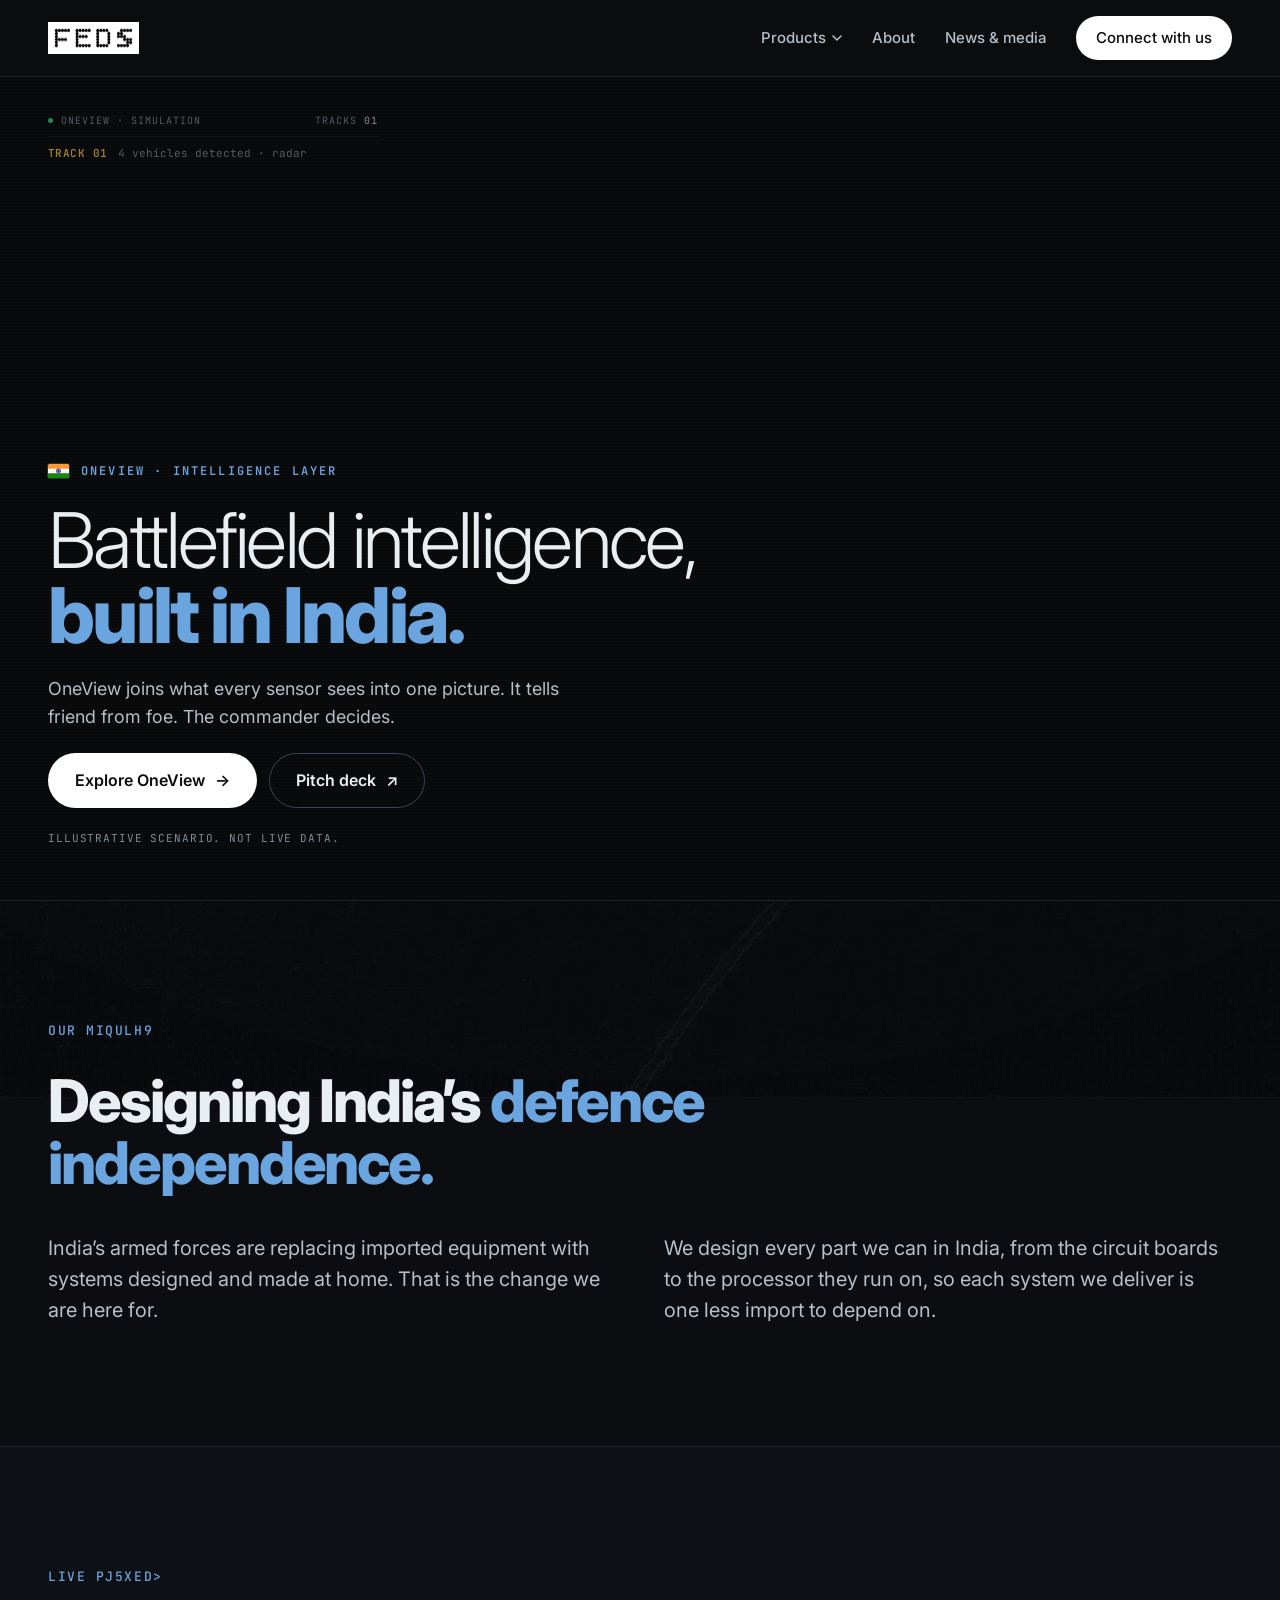
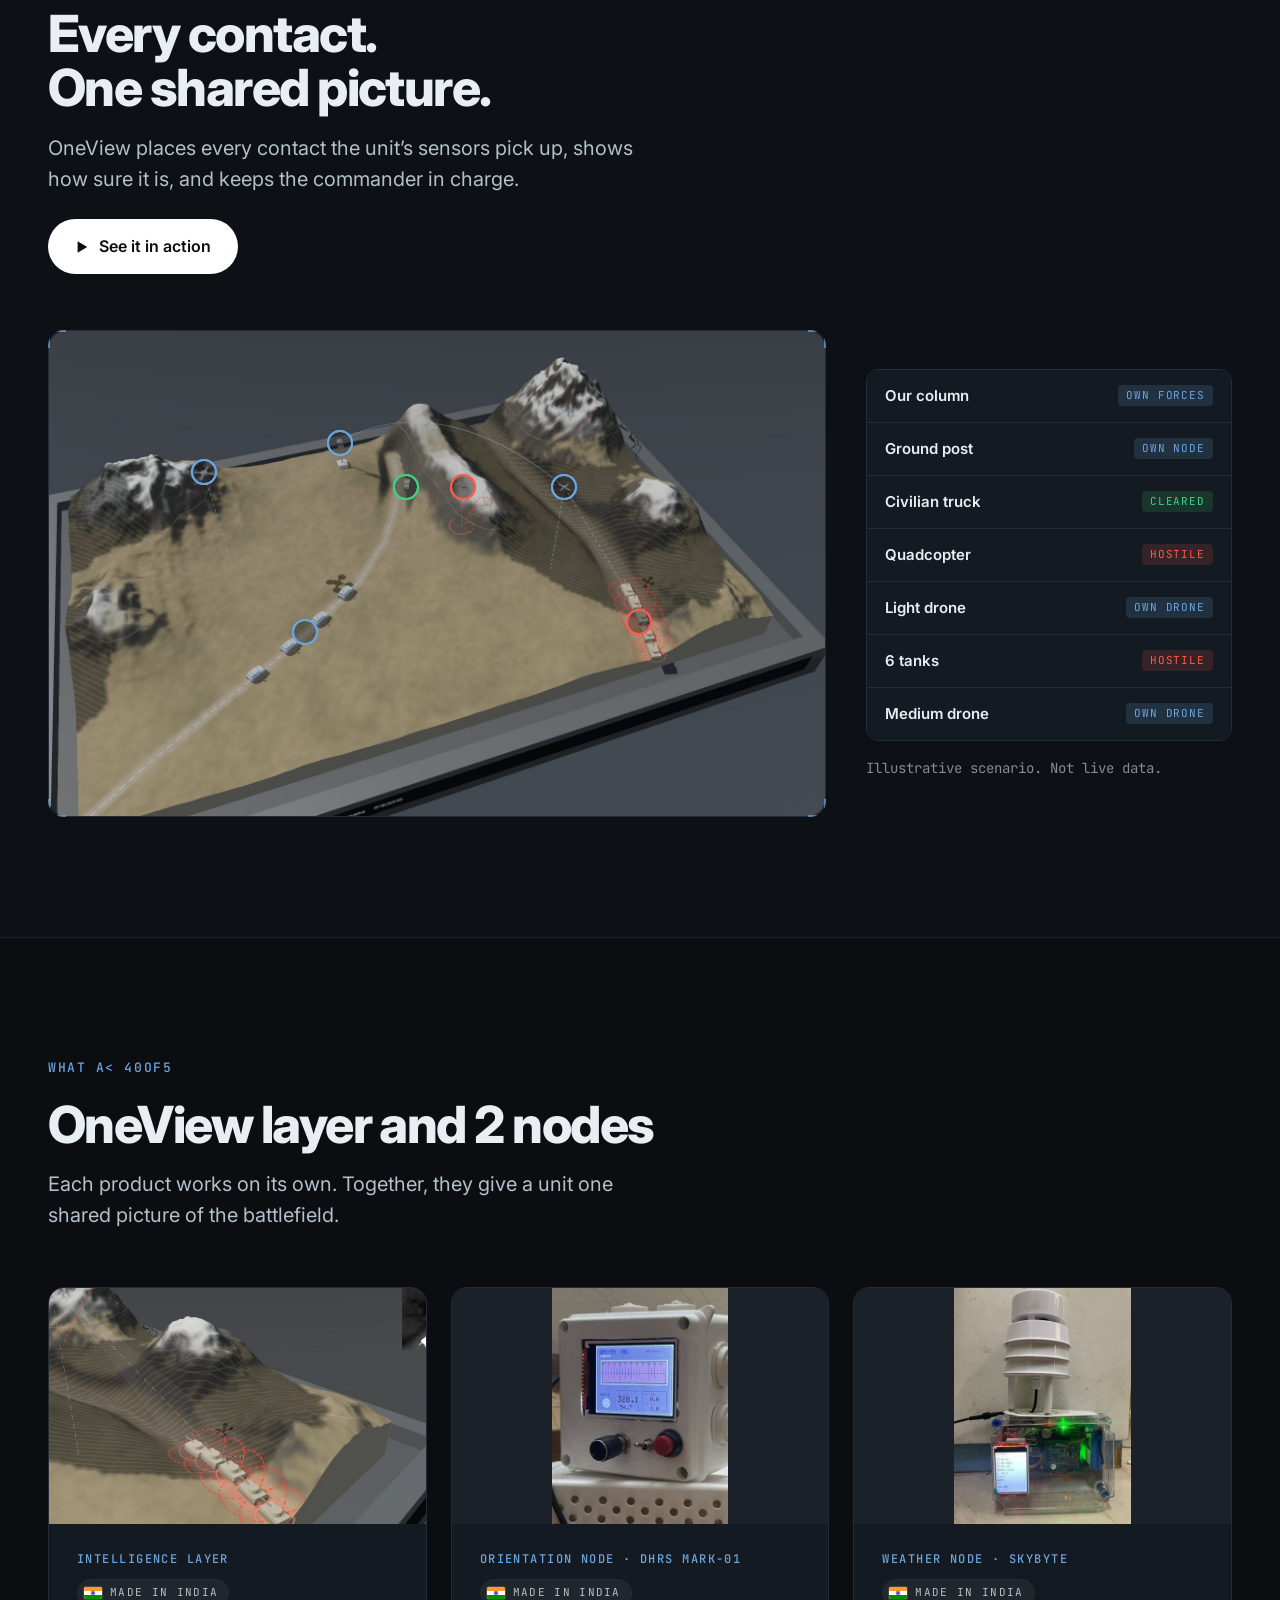
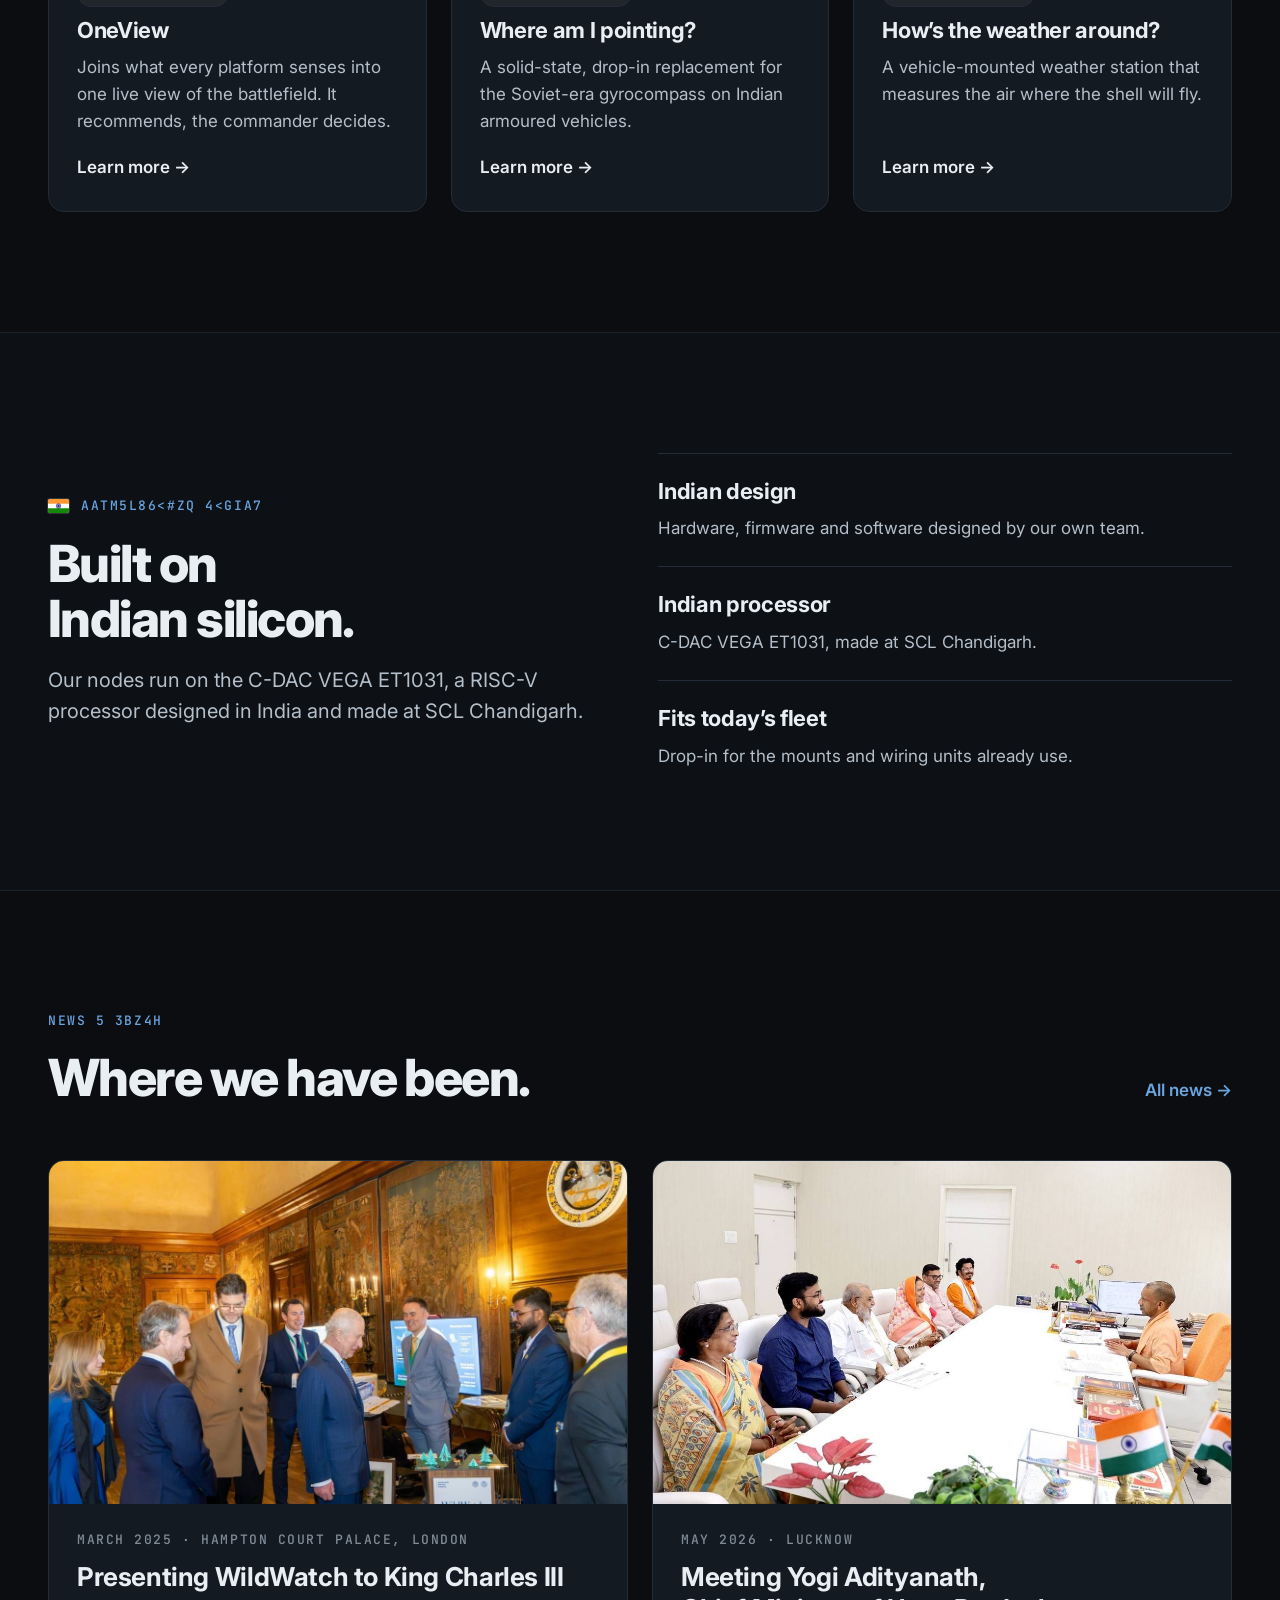
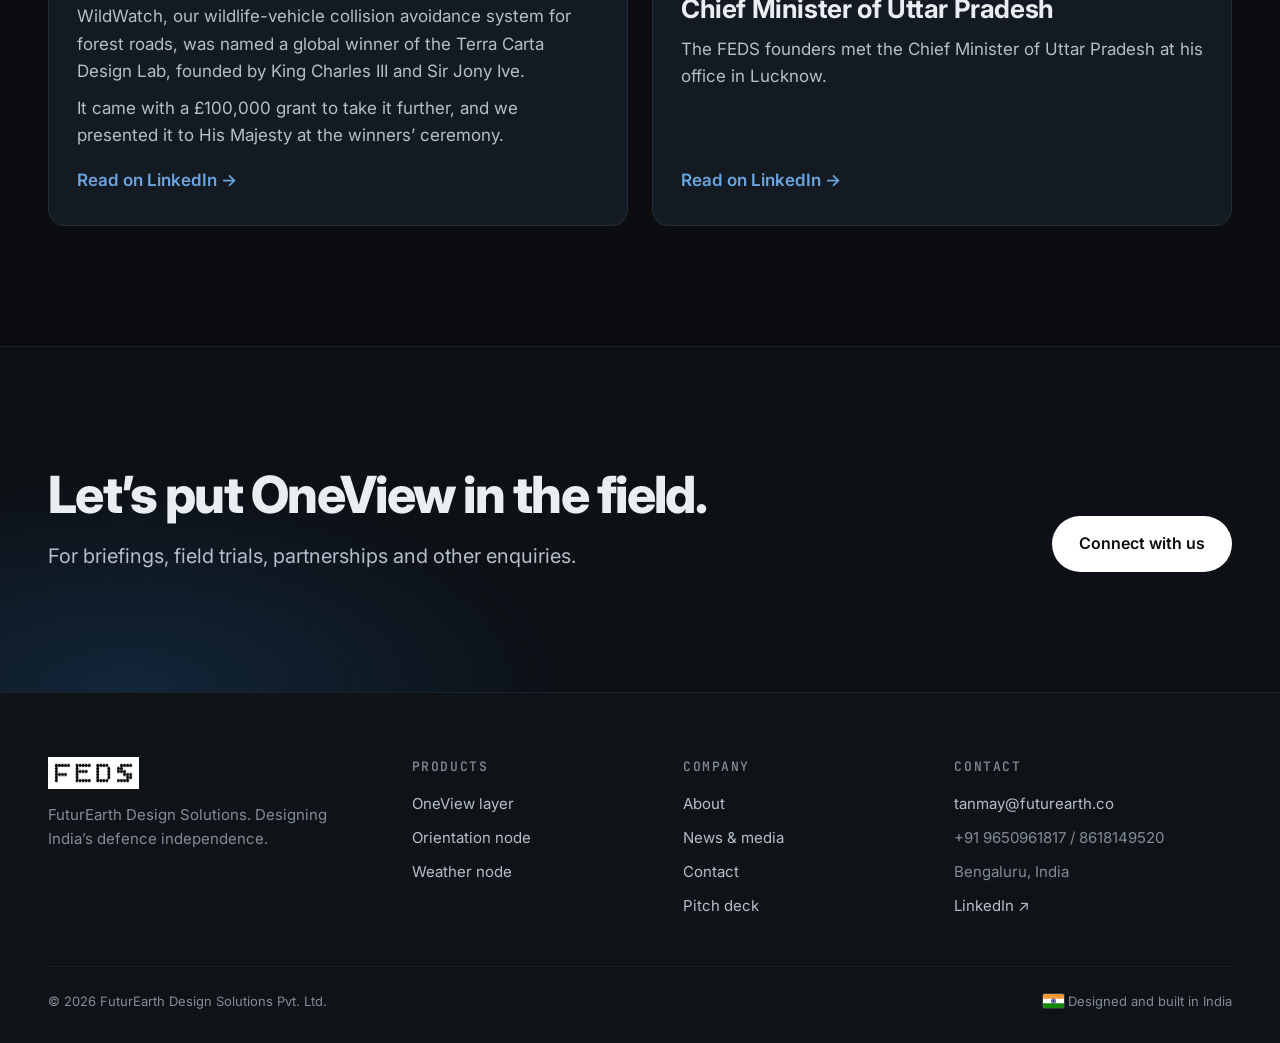
<file: index.html>
<!doctype html>
<html lang="en">
<head>
<!-- Google Analytics -->
<script async src="https://www.googletagmanager.com/gtag/js?id=G-6VQD9LV5H6"></script>
<script>
  window.dataLayer = window.dataLayer || [];
  function gtag(){dataLayer.push(arguments);}
  gtag('js', new Date());
  gtag('config', 'G-6VQD9LV5H6');
</script>
<meta charset="utf-8">
<meta name="viewport" content="width=device-width, initial-scale=1, viewport-fit=cover">
<title>FEDS · Battlefield intelligence, built in India</title>
<meta name="description" content="FuturEarth Design Solutions builds sensors and software for India&rsquo;s armed forces. Designed and built in India.">
<meta property="og:title" content="FEDS · Battlefield intelligence, built in India">
<meta property="og:description" content="FuturEarth Design Solutions builds sensors and software for India&rsquo;s armed forces. Designed and built in India.">
<link rel="icon" href="img/oneview.svg" type="image/svg+xml">
<link rel="preconnect" href="https://fonts.googleapis.com">
<link rel="preconnect" href="https://fonts.gstatic.com" crossorigin>
<link rel="stylesheet" href="https://fonts.googleapis.com/css2?family=Inter:wght@300;400;500;600;700;800&family=JetBrains+Mono:wght@400;500&display=swap">
<link rel="stylesheet" href="assets/site.css?v=20261019">
<script>document.documentElement.classList.add("js")</script>
</head>
<body>
<div class="terrain" aria-hidden="true"><i></i></div>
<header class="site-head">
  <div class="wrap">
    <a class="logo" href="./" aria-label="FEDS home"><img src="img/feds_logo.png" alt="FEDS" width="91" height="32"></a>
    <button class="menu-toggle" type="button" aria-expanded="false" aria-controls="site-nav">Menu</button>
    <nav class="nav" id="site-nav" aria-label="Main">
      <div class="dd">
        <button type="button" aria-expanded="false" aria-haspopup="true">Products <svg width="10" height="10" viewBox="0 0 10 10" aria-hidden="true"><path d="M1 3l4 4 4-4" fill="none" stroke="currentColor" stroke-width="1.6" stroke-linecap="round" stroke-linejoin="round"/></svg></button>
        <div class="dd-menu">
          <a href="oneview"><img src="img/w/oneview.svg" alt=""><span>OneView<small>Intelligence layer</small></span></a>
          <a href="orientation-node"><img src="img/w/tank.svg" alt=""><span>Orientation node<small>DHRS Mark-01 · Gyrocompass</small></span></a>
          <a href="weather-node"><img src="img/w/weather_station.svg" alt=""><span>Weather node<small>SKYBYTE · Vehicle weather station</small></span></a>
        </div>
      </div>
      <a href="about">About</a>
      <a href="news">News &amp; media</a>
      <a class="btn primary" href="contact">Connect with us</a>
    </nav>
  </div>
</header>
<main>

<section class="hfeed" aria-label="OneView illustrative scenario">
  <canvas id="feed" aria-label="Simulated aerial sensor feed. OneView detects contacts in a mountain valley, verifies our own column, clears a civilian truck, and flags six armoured vehicles behind a ridge as hostile."></canvas>
  <div class="hfeed-shade" aria-hidden="true"></div>
  <div class="hfeed-grain" aria-hidden="true"></div>
  <div class="hfeed-log" aria-hidden="true"><div class="wrap"><div class="panel">
    <div class="bar"><span><span class="dot"></span>ONEVIEW · SIMULATION</span><span id="feed-stat">TRACKS <b>00</b></span></div>
    <ol id="feed-log"></ol>
  </div></div></div>
  <div class="hfeed-copy"><div class="wrap">
    <div class="lead">
      <span class="hfeed-eyebrow"><svg class="flag" viewBox="0 0 30 20" width="21" height="14" role="img" aria-label="Indian flag"><rect width="30" height="20" rx="2" fill="#fff"/><path d="M0 2a2 2 0 0 1 2-2h26a2 2 0 0 1 2 2v4.67H0z" fill="#FF9933"/><path d="M0 13.33h30V18a2 2 0 0 1-2 2H2a2 2 0 0 1-2-2z" fill="#138808"/><circle cx="15" cy="10" r="3.2" fill="none" stroke="#000080" stroke-width=".7"/><path d="M15 10L18.20 10.00M15 10L18.09 10.83M15 10L17.77 11.60M15 10L17.26 12.26M15 10L16.60 12.77M15 10L15.83 13.09M15 10L15.00 13.20M15 10L14.17 13.09M15 10L13.40 12.77M15 10L12.74 12.26M15 10L12.23 11.60M15 10L11.91 10.83M15 10L11.80 10.00M15 10L11.91 9.17M15 10L12.23 8.40M15 10L12.74 7.74M15 10L13.40 7.23M15 10L14.17 6.91M15 10L15.00 6.80M15 10L15.83 6.91M15 10L16.60 7.23M15 10L17.26 7.74M15 10L17.77 8.40M15 10L18.09 9.17" stroke="#000080" stroke-width=".3"/></svg>OneView · Intelligence layer</span>
      <h1>Battlefield intelligence, <strong>built in India.</strong></h1>
      <p class="lede">OneView joins what every sensor sees into one picture. It tells friend from foe. The commander decides.</p>
      <div class="btns"><a class="btn primary" href="oneview">Explore OneView <span aria-hidden="true">→</span></a><a class="btn ghost" href="https://drive.google.com/file/d/14h-nNO2Z5uL2h8whQvNuXuzlhN8PLvSK/view?usp=sharing" target="_blank" rel="noopener">Pitch deck <span aria-hidden="true">↗</span></a></div>
      <span class="note">Illustrative scenario. Not live data.</span>
    </div>
    <div class="rec" id="feed-rec" aria-hidden="true">
      <span class="k">RECOMMENDATION</span>
      <b>Warn the column. Hold at the bend.</b>
      <span class="wait">AWAITING COMMANDER</span>
    </div>
  </div></div>
</section>

<section class="band"><div class="wrap stack" style="gap:28px">
  <span class="eyebrow">Our mission</span>
  <p data-reveal class="statement">Designing India&rsquo;s <span>defence independence.</span></p>
  <div data-reveal class="grid g2" style="gap:48px;margin-top:12px">
    <p class="lede">India&rsquo;s armed forces are replacing imported equipment with systems designed and made at home. That is the change we are here for.</p>
    <p class="lede">We design every part we can in India, from the circuit boards to the processor they run on, so each system we deliver is one less import to depend on.</p>
  </div>
</div></section>


<section class="band alt"><div class="wrap">
  <div data-reveal class="head"><span class="eyebrow">Live picture</span><h2>Every contact.<br>One shared picture.</h2><p class="lede">OneView places every contact the unit&rsquo;s sensors pick up, shows how sure it is, and keeps the commander in charge.</p><div class="btns" style="margin-top:6px"><a class="btn primary" href="demo/" target="_blank" rel="noopener"><svg width="14" height="14" viewBox="0 0 16 16" aria-hidden="true"><path d="M3 1.5v13l11-6.5z" fill="currentColor"/></svg> See it in action</a></div></div>
  <div class="table-wrap">
    <div class="table-box hud-corners"><img src="img/table-overview.jpg" alt="Sand table of a mountain valley with our column, drones, a ground post, a civilian truck, a hostile quadcopter and six tanks behind the ridge" width="1600" height="1000"><button class="hot k-fr" type="button" data-id="FR" style="left:33%;top:62%" aria-label="Our column"><span class="hot-tip"><b>Our column</b><span>4 vehicles moving up the valley</span><em class="k-fr">Own forces</em></span></button><button class="hot k-fr" type="button" data-id="G1" style="left:37.5%;top:23%" aria-label="Ground post"><span class="hot-tip"><b>Ground post</b><span>Radar and direction finder</span><em class="k-fr">Own node</em></span></button><button class="hot k-neu" type="button" data-id="01" style="left:46%;top:32%" aria-label="Track 01 · Civilian truck"><span class="hot-tip"><b>Track 01 · Civilian truck</b><span>Radar, sight, thermal and radio agree. No alert sent.</span><em class="k-neu">Cleared</em></span></button><button class="hot k-hos" type="button" data-id="02" style="left:53.3%;top:32%" aria-label="Track 02 · Quadcopter"><span class="hot-tip"><b>Track 02 · Quadcopter</b><span>Four sources agree. Column warned early.</span><em class="k-hos">Hostile</em></span></button><button class="hot k-fr" type="button" data-id="L1" style="left:66.4%;top:32%" aria-label="Light drone"><span class="hot-tip"><b>Light drone</b><span>Tasked by OneView to look over the ridge</span><em class="k-fr">Own drone</em></span></button><button class="hot k-hos" type="button" data-id="03" style="left:76%;top:60%" aria-label="Track 03 · 6 tanks"><span class="hot-tip"><b>Track 03 · 6 tanks</b><span>Hidden behind the ridge. Located by two drones.</span><em class="k-hos">Hostile</em></span></button><button class="hot k-fr" type="button" data-id="M1" style="left:20%;top:29%" aria-label="Medium drone"><span class="hot-tip"><b>Medium drone</b><span>Watching the column&rsquo;s flank</span><em class="k-fr">Own drone</em></span></button></div>
    <div class="stack" style="gap:16px">
      <div class="tracks"><div data-id="FR"><span class="nm">Our column</span><i class="tg-fr">OWN FORCES</i></div><div data-id="G1"><span class="nm">Ground post</span><i class="tg-fr">OWN NODE</i></div><div data-id="01"><span class="nm">Civilian truck</span><i class="tg-neu">CLEARED</i></div><div data-id="02"><span class="nm">Quadcopter</span><i class="tg-hos">HOSTILE</i></div><div data-id="L1"><span class="nm">Light drone</span><i class="tg-fr">OWN DRONE</i></div><div data-id="03"><span class="nm">6 tanks</span><i class="tg-hos">HOSTILE</i></div><div data-id="M1"><span class="nm">Medium drone</span><i class="tg-fr">OWN DRONE</i></div></div>
      <p class="muted small" style="font-family:var(--mono)">Illustrative scenario. Not live data.</p>
    </div>
  </div>
</div></section>
<section class="band"><div class="wrap">
  <div data-reveal class="head"><span class="eyebrow">What we build</span><h2>OneView layer and 2 nodes</h2><p class="lede">Each product works on its own. Together, they give a unit one shared picture of the battlefield.</p></div>
  <div data-reveal class="grid g3">
    <a class="card" href="oneview"><div class="media"><img src="img/stage-located.jpg" alt="OneView locating tanks hidden behind a ridge" loading="lazy"></div><div class="txt"><span class="tag">Intelligence layer</span><span class="mii"><svg class="flag" viewBox="0 0 30 20" width="21" height="14" role="img" aria-label="Indian flag"><rect width="30" height="20" rx="2" fill="#fff"/><path d="M0 2a2 2 0 0 1 2-2h26a2 2 0 0 1 2 2v4.67H0z" fill="#FF9933"/><path d="M0 13.33h30V18a2 2 0 0 1-2 2H2a2 2 0 0 1-2-2z" fill="#138808"/><circle cx="15" cy="10" r="3.2" fill="none" stroke="#000080" stroke-width=".7"/><path d="M15 10L18.20 10.00M15 10L18.09 10.83M15 10L17.77 11.60M15 10L17.26 12.26M15 10L16.60 12.77M15 10L15.83 13.09M15 10L15.00 13.20M15 10L14.17 13.09M15 10L13.40 12.77M15 10L12.74 12.26M15 10L12.23 11.60M15 10L11.91 10.83M15 10L11.80 10.00M15 10L11.91 9.17M15 10L12.23 8.40M15 10L12.74 7.74M15 10L13.40 7.23M15 10L14.17 6.91M15 10L15.00 6.80M15 10L15.83 6.91M15 10L16.60 7.23M15 10L17.26 7.74M15 10L17.77 8.40M15 10L18.09 9.17" stroke="#000080" stroke-width=".3"/></svg>Made in India</span><h3>OneView</h3><p class="body">Joins what every platform senses into one live view of the battlefield. It recommends, the commander decides.</p><span class="link-arrow">Learn more →</span></div></a>
    <a class="card" href="orientation-node"><div class="media contain"><img src="img/dhrs.jpg" alt="Orientation node prototype" loading="lazy"></div><div class="txt"><span class="tag">Orientation node · DHRS Mark-01</span><span class="mii"><svg class="flag" viewBox="0 0 30 20" width="21" height="14" role="img" aria-label="Indian flag"><rect width="30" height="20" rx="2" fill="#fff"/><path d="M0 2a2 2 0 0 1 2-2h26a2 2 0 0 1 2 2v4.67H0z" fill="#FF9933"/><path d="M0 13.33h30V18a2 2 0 0 1-2 2H2a2 2 0 0 1-2-2z" fill="#138808"/><circle cx="15" cy="10" r="3.2" fill="none" stroke="#000080" stroke-width=".7"/><path d="M15 10L18.20 10.00M15 10L18.09 10.83M15 10L17.77 11.60M15 10L17.26 12.26M15 10L16.60 12.77M15 10L15.83 13.09M15 10L15.00 13.20M15 10L14.17 13.09M15 10L13.40 12.77M15 10L12.74 12.26M15 10L12.23 11.60M15 10L11.91 10.83M15 10L11.80 10.00M15 10L11.91 9.17M15 10L12.23 8.40M15 10L12.74 7.74M15 10L13.40 7.23M15 10L14.17 6.91M15 10L15.00 6.80M15 10L15.83 6.91M15 10L16.60 7.23M15 10L17.26 7.74M15 10L17.77 8.40M15 10L18.09 9.17" stroke="#000080" stroke-width=".3"/></svg>Made in India</span><h3>Where am I pointing?</h3><p class="body">A solid-state, drop-in replacement for the Soviet-era gyrocompass on Indian armoured vehicles.</p><span class="link-arrow">Learn more →</span></div></a>
    <a class="card" href="weather-node"><div class="media contain"><img src="img/skybyte.jpg" alt="Weather node prototype" loading="lazy"></div><div class="txt"><span class="tag">Weather node · SKYBYTE</span><span class="mii"><svg class="flag" viewBox="0 0 30 20" width="21" height="14" role="img" aria-label="Indian flag"><rect width="30" height="20" rx="2" fill="#fff"/><path d="M0 2a2 2 0 0 1 2-2h26a2 2 0 0 1 2 2v4.67H0z" fill="#FF9933"/><path d="M0 13.33h30V18a2 2 0 0 1-2 2H2a2 2 0 0 1-2-2z" fill="#138808"/><circle cx="15" cy="10" r="3.2" fill="none" stroke="#000080" stroke-width=".7"/><path d="M15 10L18.20 10.00M15 10L18.09 10.83M15 10L17.77 11.60M15 10L17.26 12.26M15 10L16.60 12.77M15 10L15.83 13.09M15 10L15.00 13.20M15 10L14.17 13.09M15 10L13.40 12.77M15 10L12.74 12.26M15 10L12.23 11.60M15 10L11.91 10.83M15 10L11.80 10.00M15 10L11.91 9.17M15 10L12.23 8.40M15 10L12.74 7.74M15 10L13.40 7.23M15 10L14.17 6.91M15 10L15.00 6.80M15 10L15.83 6.91M15 10L16.60 7.23M15 10L17.26 7.74M15 10L17.77 8.40M15 10L18.09 9.17" stroke="#000080" stroke-width=".3"/></svg>Made in India</span><h3>How&rsquo;s the weather around?</h3><p class="body">A vehicle-mounted weather station that measures the air where the shell will fly.</p><span class="link-arrow">Learn more →</span></div></a>
  </div>
</div></section>

<section class="band alt"><div class="wrap split" style="gap:64px">
  <div class="stack" style="gap:20px"><span class="eyebrow"><svg class="flag" viewBox="0 0 30 20" width="21" height="14" role="img" aria-label="Indian flag"><rect width="30" height="20" rx="2" fill="#fff"/><path d="M0 2a2 2 0 0 1 2-2h26a2 2 0 0 1 2 2v4.67H0z" fill="#FF9933"/><path d="M0 13.33h30V18a2 2 0 0 1-2 2H2a2 2 0 0 1-2-2z" fill="#138808"/><circle cx="15" cy="10" r="3.2" fill="none" stroke="#000080" stroke-width=".7"/><path d="M15 10L18.20 10.00M15 10L18.09 10.83M15 10L17.77 11.60M15 10L17.26 12.26M15 10L16.60 12.77M15 10L15.83 13.09M15 10L15.00 13.20M15 10L14.17 13.09M15 10L13.40 12.77M15 10L12.74 12.26M15 10L12.23 11.60M15 10L11.91 10.83M15 10L11.80 10.00M15 10L11.91 9.17M15 10L12.23 8.40M15 10L12.74 7.74M15 10L13.40 7.23M15 10L14.17 6.91M15 10L15.00 6.80M15 10L15.83 6.91M15 10L16.60 7.23M15 10L17.26 7.74M15 10L17.77 8.40M15 10L18.09 9.17" stroke="#000080" stroke-width=".3"/></svg>Aatmanirbhar Bharat</span><h2>Built on<br>Indian silicon.</h2><p class="lede">Our nodes run on the C-DAC VEGA ET1031, a RISC-V processor designed in India and made at SCL Chandigarh.</p></div>
  <div class="stack" style="gap:0">
    <div class="col-rule" style="padding-bottom:24px"><h3>Indian design</h3><p class="body">Hardware, firmware and software designed by our own team.</p></div>
    <div class="col-rule" style="padding-bottom:24px"><h3>Indian processor</h3><p class="body">C-DAC VEGA ET1031, made at SCL Chandigarh.</p></div>
    <div class="col-rule"><h3>Fits today&rsquo;s fleet</h3><p class="body">Drop-in for the mounts and wiring units already use.</p></div>
  </div>
</div></section>

<section class="band"><div class="wrap">
  <div data-reveal class="head" style="flex-direction:row;align-items:flex-end;justify-content:space-between;max-width:none;flex-wrap:wrap;gap:20px"><div class="stack" style="gap:18px"><span class="eyebrow">News &amp; media</span><h2>Where we have been.</h2></div><a class="link-arrow" href="news">All news →</a></div>
  <div data-reveal class="grid g2 news-two">
    <article class="card"><div class="media"><img src="img/king_charles.jpg" alt="The FEDS team presenting WildWatch to King Charles III at Hampton Court Palace" loading="lazy"></div>
      <div class="txt"><span class="date">March 2025 · Hampton Court Palace, London</span><h3 style="font-size:26px">Presenting WildWatch to King Charles III</h3>
      <p class="body">WildWatch, our wildlife-vehicle collision avoidance system for forest roads, was named a global winner of the Terra Carta Design Lab, founded by King Charles III and Sir Jony Ive.</p>
      <p class="body">It came with a £100,000 grant to take it further, and we presented it to His Majesty at the winners&rsquo; ceremony.</p>
      <a class="link-arrow" href="https://lnkd.in/p/gG24tddm" target="_blank" rel="noopener">Read on LinkedIn →</a></div></article>
    <article class="card"><div class="media"><img src="img/up_cm.jpg" alt="The FEDS founders meeting Yogi Adityanath, Chief Minister of Uttar Pradesh" loading="lazy"></div>
      <div class="txt"><span class="date">May 2026 · Lucknow</span><h3 style="font-size:26px">Meeting Yogi Adityanath, Chief Minister of Uttar Pradesh</h3>
      <p class="body">The FEDS founders met the Chief Minister of Uttar Pradesh at his office in Lucknow.</p>
      <a class="link-arrow" href="https://lnkd.in/p/gckQj37k" target="_blank" rel="noopener">Read on LinkedIn →</a></div></article>
  </div>
</div></section>
<section class="cta"><div class="wrap">
  <div class="stack" style="max-width:720px"><h2>Let&rsquo;s put OneView in the field.</h2><p class="lede">For briefings, field trials, partnerships and other enquiries.</p></div>
  <div class="btns"><a class="btn primary" href="contact">Connect with us</a></div>
</div></section>
</main>
<footer class="site-foot">
  <div class="wrap">
    <div class="foot-grid">
      <div class="stack" style="gap:14px">
        <img src="img/feds_logo.png" alt="FEDS" width="91" height="32" style="height:32px;width:auto;align-self:flex-start">
        <p class="muted" style="max-width:300px">FuturEarth Design Solutions. Designing India&rsquo;s defence independence.</p>
      </div>
      <div><h4>Products</h4><ul><li><a href="oneview">OneView layer</a></li><li><a href="orientation-node">Orientation node</a></li><li><a href="weather-node">Weather node</a></li></ul></div>
      <div><h4>Company</h4><ul><li><a href="about">About</a></li><li><a href="news">News &amp; media</a></li><li><a href="contact">Contact</a></li><li><a href="https://drive.google.com/file/d/14h-nNO2Z5uL2h8whQvNuXuzlhN8PLvSK/view?usp=sharing" target="_blank" rel="noopener">Pitch deck</a></li></ul></div>
      <div><h4>Contact</h4><ul><li><a href="mailto:tanmay@futurearth.co">tanmay@futurearth.co</a></li><li class="muted">+91 9650961817 / 8618149520</li><li class="muted">Bengaluru, India</li><li><a href="https://www.linkedin.com/company/futurearth-design-solutions-pvt-ltd/" target="_blank" rel="noopener">LinkedIn ↗</a></li></ul></div>
    </div>
    <div class="foot-bottom"><span>&copy; 2026 FuturEarth Design Solutions Pvt. Ltd.</span><span class="right"><svg class="flag" viewBox="0 0 30 20" width="21" height="14" role="img" aria-label="Indian flag"><rect width="30" height="20" rx="2" fill="#fff"/><path d="M0 2a2 2 0 0 1 2-2h26a2 2 0 0 1 2 2v4.67H0z" fill="#FF9933"/><path d="M0 13.33h30V18a2 2 0 0 1-2 2H2a2 2 0 0 1-2-2z" fill="#138808"/><circle cx="15" cy="10" r="3.2" fill="none" stroke="#000080" stroke-width=".7"/><path d="M15 10L18.20 10.00M15 10L18.09 10.83M15 10L17.77 11.60M15 10L17.26 12.26M15 10L16.60 12.77M15 10L15.83 13.09M15 10L15.00 13.20M15 10L14.17 13.09M15 10L13.40 12.77M15 10L12.74 12.26M15 10L12.23 11.60M15 10L11.91 10.83M15 10L11.80 10.00M15 10L11.91 9.17M15 10L12.23 8.40M15 10L12.74 7.74M15 10L13.40 7.23M15 10L14.17 6.91M15 10L15.00 6.80M15 10L15.83 6.91M15 10L16.60 7.23M15 10L17.26 7.74M15 10L17.77 8.40M15 10L18.09 9.17" stroke="#000080" stroke-width=".3"/></svg> Designed and built in India</span></div>
  </div>
</footer>
<script src="assets/site.js?v=20261019"></script>
<script src="assets/fx.js?v=20261019"></script>
<script src="assets/hero-feed.js?v=20261019"></script>
</body>
</html>
</file>
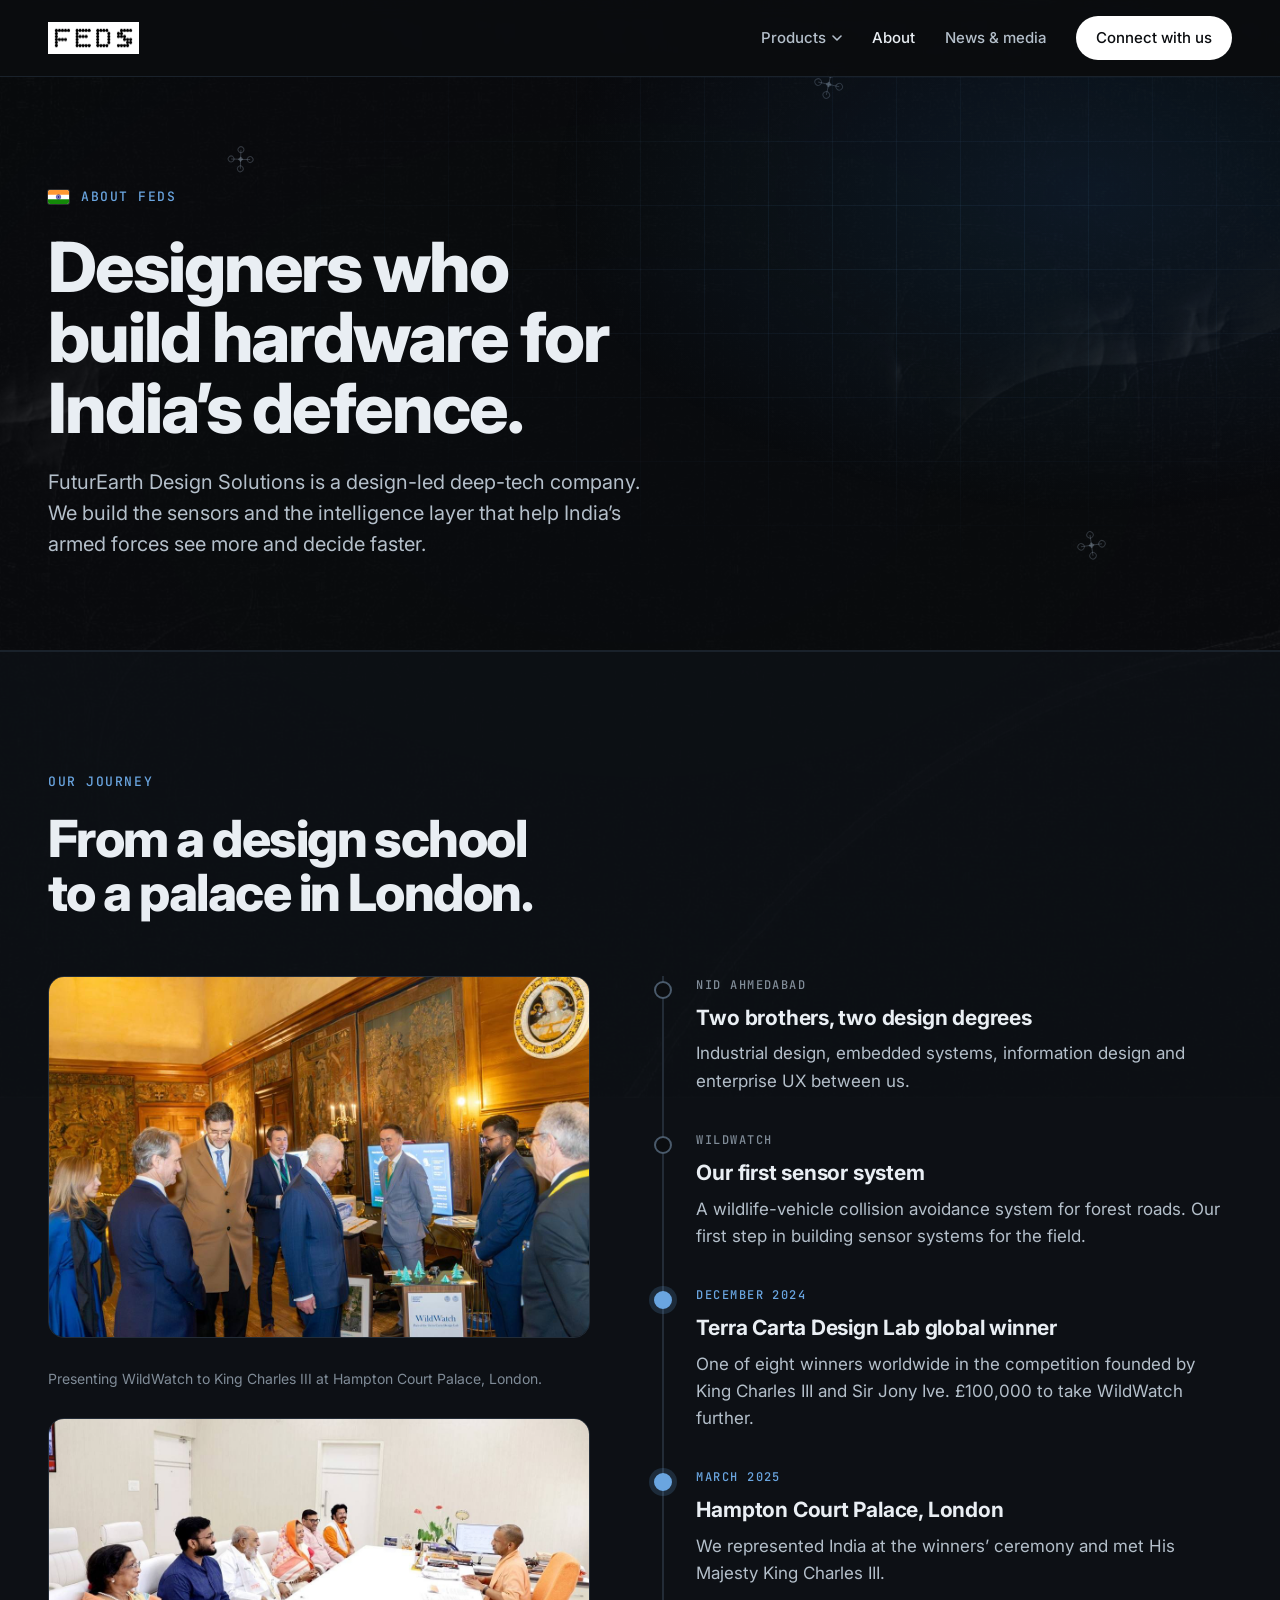
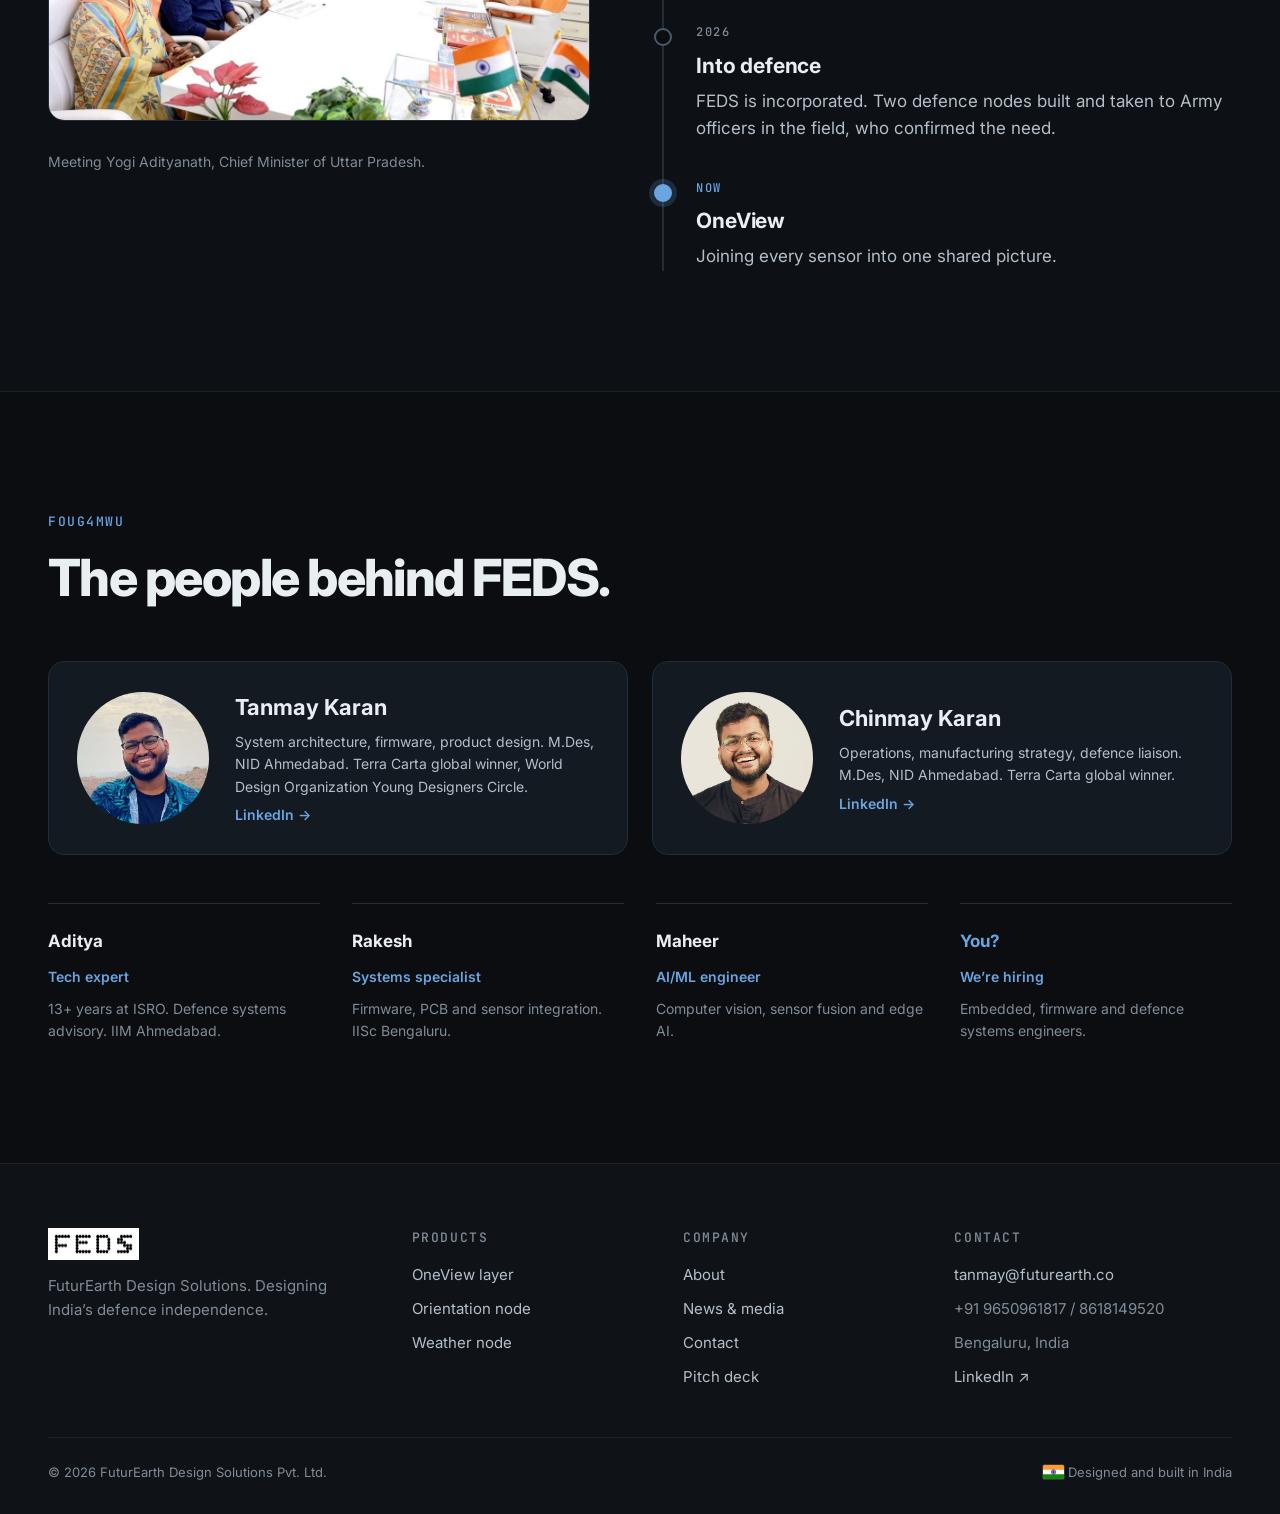
<file: about.html>
<!doctype html>
<html lang="en">
<head>
<!-- Google Analytics -->
<script async src="https://www.googletagmanager.com/gtag/js?id=G-6VQD9LV5H6"></script>
<script>
  window.dataLayer = window.dataLayer || [];
  function gtag(){dataLayer.push(arguments);}
  gtag('js', new Date());
  gtag('config', 'G-6VQD9LV5H6');
</script>
<meta charset="utf-8">
<meta name="viewport" content="width=device-width, initial-scale=1, viewport-fit=cover">
<title>About · FEDS</title>
<meta name="description" content="FuturEarth Design Solutions is a design-led deep-tech company building sensors and software for India&rsquo;s armed forces.">
<meta property="og:title" content="About · FEDS">
<meta property="og:description" content="FuturEarth Design Solutions is a design-led deep-tech company building sensors and software for India&rsquo;s armed forces.">
<link rel="icon" href="img/oneview.svg" type="image/svg+xml">
<link rel="preconnect" href="https://fonts.googleapis.com">
<link rel="preconnect" href="https://fonts.gstatic.com" crossorigin>
<link rel="stylesheet" href="https://fonts.googleapis.com/css2?family=Inter:wght@400;500;600;700;800&family=JetBrains+Mono:wght@400;500&display=swap">
<link rel="stylesheet" href="assets/site.css?v=20261019">
<script>document.documentElement.classList.add("js")</script>
</head>
<body>
<div class="terrain" aria-hidden="true"><i></i></div>
<header class="site-head">
  <div class="wrap">
    <a class="logo" href="./" aria-label="FEDS home"><img src="img/feds_logo.png" alt="FEDS" width="91" height="32"></a>
    <button class="menu-toggle" type="button" aria-expanded="false" aria-controls="site-nav">Menu</button>
    <nav class="nav" id="site-nav" aria-label="Main">
      <div class="dd">
        <button type="button" aria-expanded="false" aria-haspopup="true">Products <svg width="10" height="10" viewBox="0 0 10 10" aria-hidden="true"><path d="M1 3l4 4 4-4" fill="none" stroke="currentColor" stroke-width="1.6" stroke-linecap="round" stroke-linejoin="round"/></svg></button>
        <div class="dd-menu">
          <a href="oneview"><img src="img/w/oneview.svg" alt=""><span>OneView<small>Intelligence layer</small></span></a>
          <a href="orientation-node"><img src="img/w/tank.svg" alt=""><span>Orientation node<small>DHRS Mark-01 · Gyrocompass</small></span></a>
          <a href="weather-node"><img src="img/w/weather_station.svg" alt=""><span>Weather node<small>SKYBYTE · Vehicle weather station</small></span></a>
        </div>
      </div>
      <a href="about" aria-current="page">About</a>
      <a href="news">News &amp; media</a>
      <a class="btn primary" href="contact">Connect with us</a>
    </nav>
  </div>
</header>
<main>

<section class="page-hero"><div class="wrap">
  <div class="stack" style="gap:24px;max-width:860px">
    <span class="eyebrow"><svg class="flag" viewBox="0 0 30 20" width="21" height="14" role="img" aria-label="Indian flag"><rect width="30" height="20" rx="2" fill="#fff"/><path d="M0 2a2 2 0 0 1 2-2h26a2 2 0 0 1 2 2v4.67H0z" fill="#FF9933"/><path d="M0 13.33h30V18a2 2 0 0 1-2 2H2a2 2 0 0 1-2-2z" fill="#138808"/><circle cx="15" cy="10" r="3.2" fill="none" stroke="#000080" stroke-width=".7"/><path d="M15 10L18.20 10.00M15 10L18.09 10.83M15 10L17.77 11.60M15 10L17.26 12.26M15 10L16.60 12.77M15 10L15.83 13.09M15 10L15.00 13.20M15 10L14.17 13.09M15 10L13.40 12.77M15 10L12.74 12.26M15 10L12.23 11.60M15 10L11.91 10.83M15 10L11.80 10.00M15 10L11.91 9.17M15 10L12.23 8.40M15 10L12.74 7.74M15 10L13.40 7.23M15 10L14.17 6.91M15 10L15.00 6.80M15 10L15.83 6.91M15 10L16.60 7.23M15 10L17.26 7.74M15 10L17.77 8.40M15 10L18.09 9.17" stroke="#000080" stroke-width=".3"/></svg>About FEDS</span>
    <h1>Designers who build hardware for India&rsquo;s defence.</h1>
    <p class="lede">FuturEarth Design Solutions is a design-led deep-tech company. We build the sensors and the intelligence layer that help India&rsquo;s armed forces see more and decide faster.</p>
  </div>
</div></section>


<section class="band alt"><div class="wrap">
  <div data-reveal class="head"><span class="eyebrow">Our journey</span><h2>From a design school<br>to a palace in London.</h2></div>
  <div class="split" style="align-items:start">
    <div class="stack" style="gap:28px">
      <figure style="margin:0" class="stack"><img src="img/king_charles.jpg" alt="The FEDS team presenting WildWatch to King Charles III at Hampton Court Palace" style="border-radius:16px;border:1px solid var(--line)" loading="lazy"><figcaption class="muted small" style="margin-top:10px">Presenting WildWatch to King Charles III at Hampton Court Palace, London.</figcaption></figure>
      <figure style="margin:0" class="stack"><img src="img/up_cm.jpg" alt="The FEDS founders meeting Yogi Adityanath, Chief Minister of Uttar Pradesh" style="border-radius:16px;border:1px solid var(--line)" loading="lazy"><figcaption class="muted small" style="margin-top:10px">Meeting Yogi Adityanath, Chief Minister of Uttar Pradesh.</figcaption></figure>
    </div>
    <ol data-reveal class="timeline">
      <li><span class="when">NID Ahmedabad</span><b>Two brothers, two design degrees</b><span class="body">Industrial design, embedded systems, information design and enterprise UX between us.</span></li>
      <li><span class="when">WildWatch</span><b>Our first sensor system</b><span class="body">A wildlife-vehicle collision avoidance system for forest roads. Our first step in building sensor systems for the field.</span></li>
      <li class="key"><span class="when">December 2024</span><b>Terra Carta Design Lab global winner</b><span class="body">One of eight winners worldwide in the competition founded by King Charles III and Sir Jony Ive. £100,000 to take WildWatch further.</span></li>
      <li class="key"><span class="when">March 2025</span><b>Hampton Court Palace, London</b><span class="body">We represented India at the winners&rsquo; ceremony and met His Majesty King Charles III.</span></li>
      <li><span class="when">2026</span><b>Into defence</b><span class="body">FEDS is incorporated. Two defence nodes built and taken to Army officers in the field, who confirmed the need.</span></li>
      <li class="key"><span class="when">Now</span><b>OneView</b><span class="body">Joining every sensor into one shared picture.</span></li>
    </ol>
  </div>
</div></section>

<section class="band"><div class="wrap">
  <div data-reveal class="head"><span class="eyebrow">Founders</span><h2>The people behind FEDS.</h2></div>
  <div data-reveal class="grid g2">
    <div class="card person"><img src="img/tanmay.jpg" alt="Tanmay Karan"><div class="stack" style="gap:6px"><b style="font-size:22px">Tanmay Karan</b><span class="body small">System architecture, firmware, product design. M.Des, NID Ahmedabad. Terra Carta global winner, World Design Organization Young Designers Circle.</span><a class="small link-arrow" href="https://www.linkedin.com/in/tanmay-karan/" target="_blank" rel="noopener">LinkedIn →</a></div></div>
    <div class="card person"><img src="img/chinmay.jpg" alt="Chinmay Karan"><div class="stack" style="gap:6px"><b style="font-size:22px">Chinmay Karan</b><span class="body small">Operations, manufacturing strategy, defence liaison. M.Des, NID Ahmedabad. Terra Carta global winner.</span><a class="small link-arrow" href="https://www.linkedin.com/in/chinmaykaran/" target="_blank" rel="noopener">LinkedIn →</a></div></div>
  </div>
  <div data-reveal class="grid g4" style="margin-top:48px;gap:32px">
    <div class="col-rule"><b>Aditya</b><span class="role" style="color:var(--accent);font-size:14px;font-weight:600">Tech expert</span><span class="muted small">13+ years at ISRO. Defence systems advisory. IIM Ahmedabad.</span></div>
    <div class="col-rule"><b>Rakesh</b><span style="color:var(--accent);font-size:14px;font-weight:600">Systems specialist</span><span class="muted small">Firmware, PCB and sensor integration. IISc Bengaluru.</span></div>
    <div class="col-rule"><b>Maheer</b><span style="color:var(--accent);font-size:14px;font-weight:600">AI/ML engineer</span><span class="muted small">Computer vision, sensor fusion and edge AI.</span></div>
    <a class="col-rule" href="contact" style="color:inherit"><b style="color:var(--accent)">You?</b><span style="color:var(--accent);font-size:14px;font-weight:600">We&rsquo;re hiring</span><span class="muted small">Embedded, firmware and defence systems engineers.</span></a>
  </div>
</div></section>

</main>
<footer class="site-foot">
  <div class="wrap">
    <div class="foot-grid">
      <div class="stack" style="gap:14px">
        <img src="img/feds_logo.png" alt="FEDS" width="91" height="32" style="height:32px;width:auto;align-self:flex-start">
        <p class="muted" style="max-width:300px">FuturEarth Design Solutions. Designing India&rsquo;s defence independence.</p>
      </div>
      <div><h4>Products</h4><ul><li><a href="oneview">OneView layer</a></li><li><a href="orientation-node">Orientation node</a></li><li><a href="weather-node">Weather node</a></li></ul></div>
      <div><h4>Company</h4><ul><li><a href="about">About</a></li><li><a href="news">News &amp; media</a></li><li><a href="contact">Contact</a></li><li><a href="https://drive.google.com/file/d/14h-nNO2Z5uL2h8whQvNuXuzlhN8PLvSK/view?usp=sharing" target="_blank" rel="noopener">Pitch deck</a></li></ul></div>
      <div><h4>Contact</h4><ul><li><a href="mailto:tanmay@futurearth.co">tanmay@futurearth.co</a></li><li class="muted">+91 9650961817 / 8618149520</li><li class="muted">Bengaluru, India</li><li><a href="https://www.linkedin.com/company/futurearth-design-solutions-pvt-ltd/" target="_blank" rel="noopener">LinkedIn ↗</a></li></ul></div>
    </div>
    <div class="foot-bottom"><span>&copy; 2026 FuturEarth Design Solutions Pvt. Ltd.</span><span class="right"><svg class="flag" viewBox="0 0 30 20" width="21" height="14" role="img" aria-label="Indian flag"><rect width="30" height="20" rx="2" fill="#fff"/><path d="M0 2a2 2 0 0 1 2-2h26a2 2 0 0 1 2 2v4.67H0z" fill="#FF9933"/><path d="M0 13.33h30V18a2 2 0 0 1-2 2H2a2 2 0 0 1-2-2z" fill="#138808"/><circle cx="15" cy="10" r="3.2" fill="none" stroke="#000080" stroke-width=".7"/><path d="M15 10L18.20 10.00M15 10L18.09 10.83M15 10L17.77 11.60M15 10L17.26 12.26M15 10L16.60 12.77M15 10L15.83 13.09M15 10L15.00 13.20M15 10L14.17 13.09M15 10L13.40 12.77M15 10L12.74 12.26M15 10L12.23 11.60M15 10L11.91 10.83M15 10L11.80 10.00M15 10L11.91 9.17M15 10L12.23 8.40M15 10L12.74 7.74M15 10L13.40 7.23M15 10L14.17 6.91M15 10L15.00 6.80M15 10L15.83 6.91M15 10L16.60 7.23M15 10L17.26 7.74M15 10L17.77 8.40M15 10L18.09 9.17" stroke="#000080" stroke-width=".3"/></svg> Designed and built in India</span></div>
  </div>
</footer>
<script src="assets/site.js?v=20261019"></script>
<script src="assets/fx.js?v=20261019"></script>
</body>
</html>
</file>
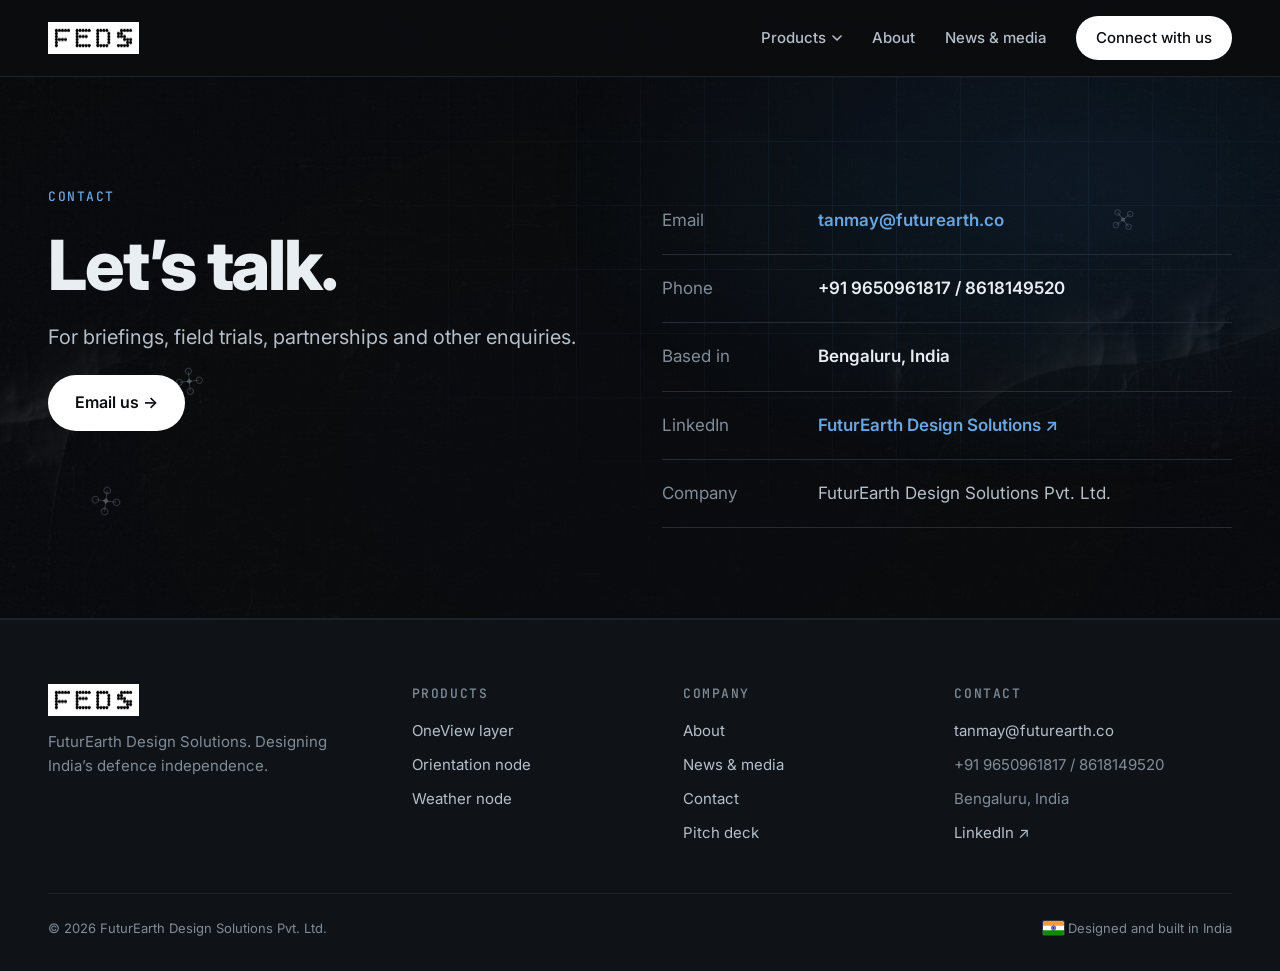
<file: contact.html>
<!doctype html>
<html lang="en">
<head>
<!-- Google Analytics -->
<script async src="https://www.googletagmanager.com/gtag/js?id=G-6VQD9LV5H6"></script>
<script>
  window.dataLayer = window.dataLayer || [];
  function gtag(){dataLayer.push(arguments);}
  gtag('js', new Date());
  gtag('config', 'G-6VQD9LV5H6');
</script>
<meta charset="utf-8">
<meta name="viewport" content="width=device-width, initial-scale=1, viewport-fit=cover">
<title>Contact · FEDS</title>
<meta name="description" content="Talk to FuturEarth Design Solutions about briefings, field trials, partnerships and more.">
<meta property="og:title" content="Contact · FEDS">
<meta property="og:description" content="Talk to FuturEarth Design Solutions about briefings, field trials, partnerships and more.">
<link rel="icon" href="img/oneview.svg" type="image/svg+xml">
<link rel="preconnect" href="https://fonts.googleapis.com">
<link rel="preconnect" href="https://fonts.gstatic.com" crossorigin>
<link rel="stylesheet" href="https://fonts.googleapis.com/css2?family=Inter:wght@400;500;600;700;800&family=JetBrains+Mono:wght@400;500&display=swap">
<link rel="stylesheet" href="assets/site.css?v=20261019">
<script>document.documentElement.classList.add("js")</script>
</head>
<body>
<div class="terrain" aria-hidden="true"><i></i></div>
<header class="site-head">
  <div class="wrap">
    <a class="logo" href="./" aria-label="FEDS home"><img src="img/feds_logo.png" alt="FEDS" width="91" height="32"></a>
    <button class="menu-toggle" type="button" aria-expanded="false" aria-controls="site-nav">Menu</button>
    <nav class="nav" id="site-nav" aria-label="Main">
      <div class="dd">
        <button type="button" aria-expanded="false" aria-haspopup="true">Products <svg width="10" height="10" viewBox="0 0 10 10" aria-hidden="true"><path d="M1 3l4 4 4-4" fill="none" stroke="currentColor" stroke-width="1.6" stroke-linecap="round" stroke-linejoin="round"/></svg></button>
        <div class="dd-menu">
          <a href="oneview"><img src="img/w/oneview.svg" alt=""><span>OneView<small>Intelligence layer</small></span></a>
          <a href="orientation-node"><img src="img/w/tank.svg" alt=""><span>Orientation node<small>DHRS Mark-01 · Gyrocompass</small></span></a>
          <a href="weather-node"><img src="img/w/weather_station.svg" alt=""><span>Weather node<small>SKYBYTE · Vehicle weather station</small></span></a>
        </div>
      </div>
      <a href="about">About</a>
      <a href="news">News &amp; media</a>
      <a class="btn primary" href="contact">Connect with us</a>
    </nav>
  </div>
</header>
<main>

<section class="page-hero"><div class="wrap split" style="align-items:start">
  <div class="stack" style="gap:22px"><span class="eyebrow">Contact</span><h1>Let&rsquo;s talk.</h1><p class="lede">For briefings, field trials, partnerships and other enquiries.</p>
    <div class="btns"><a class="btn primary" href="mailto:tanmay@futurearth.co?subject=Enquiry%20for%20FEDS">Email us →</a></div></div>
  <div class="contact-list">
    <div><span class="k">Email</span><a href="mailto:tanmay@futurearth.co" style="font-weight:600">tanmay@futurearth.co</a></div>
    <div><span class="k">Phone</span><span style="font-weight:600">+91 9650961817 / 8618149520</span></div>
    <div><span class="k">Based in</span><span style="font-weight:600">Bengaluru, India</span></div>
    <div><span class="k">LinkedIn</span><a href="https://www.linkedin.com/company/futurearth-design-solutions-pvt-ltd/" target="_blank" rel="noopener" style="font-weight:600">FuturEarth Design Solutions ↗</a></div>
    <div><span class="k">Company</span><span class="body">FuturEarth Design Solutions Pvt. Ltd.</span></div>
  </div>
</div></section></main>
<footer class="site-foot">
  <div class="wrap">
    <div class="foot-grid">
      <div class="stack" style="gap:14px">
        <img src="img/feds_logo.png" alt="FEDS" width="91" height="32" style="height:32px;width:auto;align-self:flex-start">
        <p class="muted" style="max-width:300px">FuturEarth Design Solutions. Designing India&rsquo;s defence independence.</p>
      </div>
      <div><h4>Products</h4><ul><li><a href="oneview">OneView layer</a></li><li><a href="orientation-node">Orientation node</a></li><li><a href="weather-node">Weather node</a></li></ul></div>
      <div><h4>Company</h4><ul><li><a href="about">About</a></li><li><a href="news">News &amp; media</a></li><li><a href="contact">Contact</a></li><li><a href="https://drive.google.com/file/d/14h-nNO2Z5uL2h8whQvNuXuzlhN8PLvSK/view?usp=sharing" target="_blank" rel="noopener">Pitch deck</a></li></ul></div>
      <div><h4>Contact</h4><ul><li><a href="mailto:tanmay@futurearth.co">tanmay@futurearth.co</a></li><li class="muted">+91 9650961817 / 8618149520</li><li class="muted">Bengaluru, India</li><li><a href="https://www.linkedin.com/company/futurearth-design-solutions-pvt-ltd/" target="_blank" rel="noopener">LinkedIn ↗</a></li></ul></div>
    </div>
    <div class="foot-bottom"><span>&copy; 2026 FuturEarth Design Solutions Pvt. Ltd.</span><span class="right"><svg class="flag" viewBox="0 0 30 20" width="21" height="14" role="img" aria-label="Indian flag"><rect width="30" height="20" rx="2" fill="#fff"/><path d="M0 2a2 2 0 0 1 2-2h26a2 2 0 0 1 2 2v4.67H0z" fill="#FF9933"/><path d="M0 13.33h30V18a2 2 0 0 1-2 2H2a2 2 0 0 1-2-2z" fill="#138808"/><circle cx="15" cy="10" r="3.2" fill="none" stroke="#000080" stroke-width=".7"/><path d="M15 10L18.20 10.00M15 10L18.09 10.83M15 10L17.77 11.60M15 10L17.26 12.26M15 10L16.60 12.77M15 10L15.83 13.09M15 10L15.00 13.20M15 10L14.17 13.09M15 10L13.40 12.77M15 10L12.74 12.26M15 10L12.23 11.60M15 10L11.91 10.83M15 10L11.80 10.00M15 10L11.91 9.17M15 10L12.23 8.40M15 10L12.74 7.74M15 10L13.40 7.23M15 10L14.17 6.91M15 10L15.00 6.80M15 10L15.83 6.91M15 10L16.60 7.23M15 10L17.26 7.74M15 10L17.77 8.40M15 10L18.09 9.17" stroke="#000080" stroke-width=".3"/></svg> Designed and built in India</span></div>
  </div>
</footer>
<script src="assets/site.js?v=20261019"></script>
<script src="assets/fx.js?v=20261019"></script>
</body>
</html>
</file>
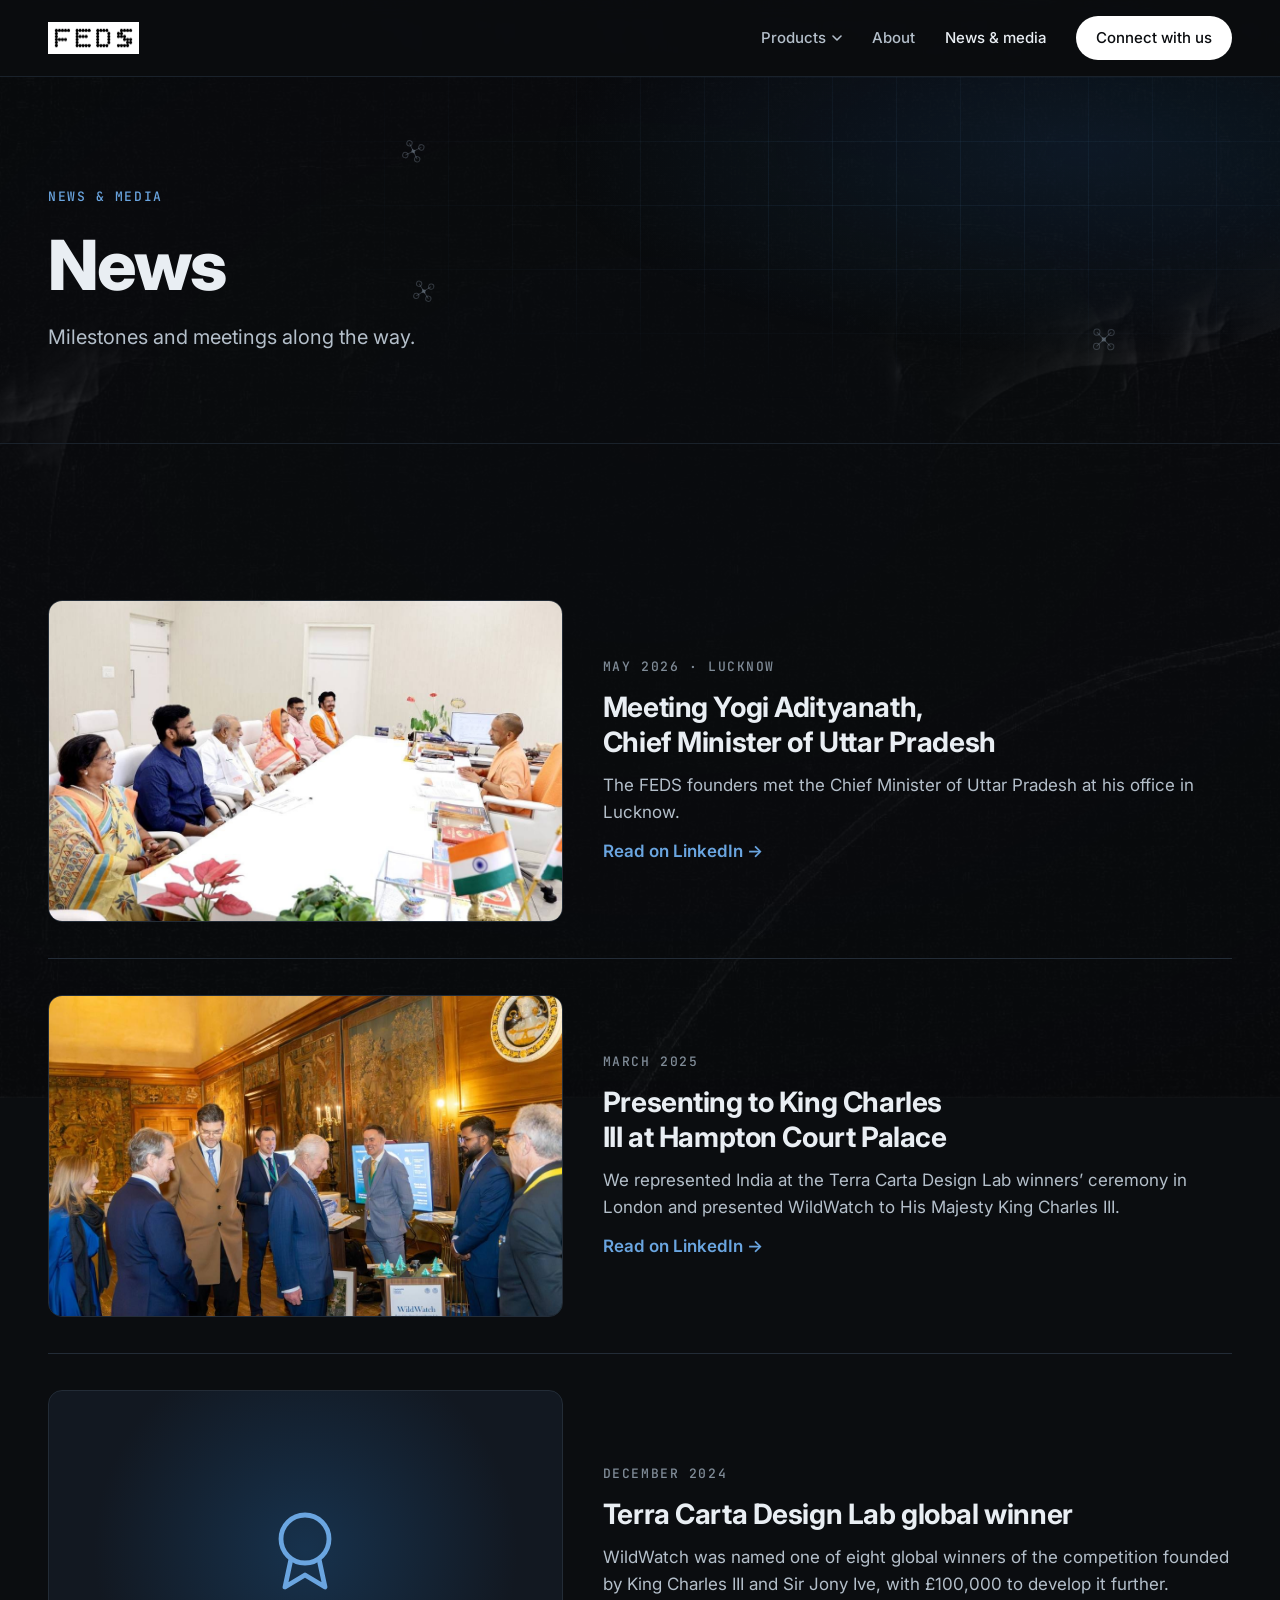
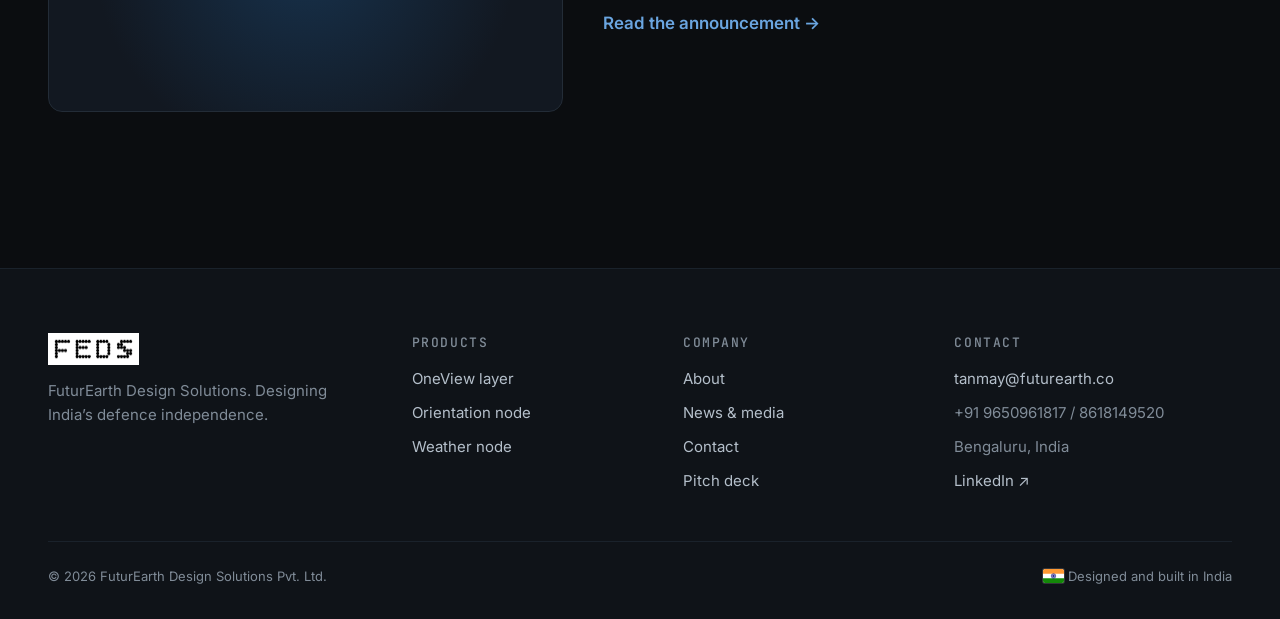
<file: news.html>
<!doctype html>
<html lang="en">
<head>
<!-- Google Analytics -->
<script async src="https://www.googletagmanager.com/gtag/js?id=G-6VQD9LV5H6"></script>
<script>
  window.dataLayer = window.dataLayer || [];
  function gtag(){dataLayer.push(arguments);}
  gtag('js', new Date());
  gtag('config', 'G-6VQD9LV5H6');
</script>
<meta charset="utf-8">
<meta name="viewport" content="width=device-width, initial-scale=1, viewport-fit=cover">
<title>News & media · FEDS</title>
<meta name="description" content="Milestones and meetings from FuturEarth Design Solutions.">
<meta property="og:title" content="News & media · FEDS">
<meta property="og:description" content="Milestones and meetings from FuturEarth Design Solutions.">
<link rel="icon" href="img/oneview.svg" type="image/svg+xml">
<link rel="preconnect" href="https://fonts.googleapis.com">
<link rel="preconnect" href="https://fonts.gstatic.com" crossorigin>
<link rel="stylesheet" href="https://fonts.googleapis.com/css2?family=Inter:wght@400;500;600;700;800&family=JetBrains+Mono:wght@400;500&display=swap">
<link rel="stylesheet" href="assets/site.css?v=20261019">
<script>document.documentElement.classList.add("js")</script>
</head>
<body>
<div class="terrain" aria-hidden="true"><i></i></div>
<header class="site-head">
  <div class="wrap">
    <a class="logo" href="./" aria-label="FEDS home"><img src="img/feds_logo.png" alt="FEDS" width="91" height="32"></a>
    <button class="menu-toggle" type="button" aria-expanded="false" aria-controls="site-nav">Menu</button>
    <nav class="nav" id="site-nav" aria-label="Main">
      <div class="dd">
        <button type="button" aria-expanded="false" aria-haspopup="true">Products <svg width="10" height="10" viewBox="0 0 10 10" aria-hidden="true"><path d="M1 3l4 4 4-4" fill="none" stroke="currentColor" stroke-width="1.6" stroke-linecap="round" stroke-linejoin="round"/></svg></button>
        <div class="dd-menu">
          <a href="oneview"><img src="img/w/oneview.svg" alt=""><span>OneView<small>Intelligence layer</small></span></a>
          <a href="orientation-node"><img src="img/w/tank.svg" alt=""><span>Orientation node<small>DHRS Mark-01 · Gyrocompass</small></span></a>
          <a href="weather-node"><img src="img/w/weather_station.svg" alt=""><span>Weather node<small>SKYBYTE · Vehicle weather station</small></span></a>
        </div>
      </div>
      <a href="about">About</a>
      <a href="news" aria-current="page">News &amp; media</a>
      <a class="btn primary" href="contact">Connect with us</a>
    </nav>
  </div>
</header>
<main>

<section class="page-hero"><div class="wrap"><div class="stack" style="gap:22px;max-width:820px"><span class="eyebrow">News &amp; media</span><h1>News</h1><p class="lede">Milestones and meetings along the way.</p></div></div></section>
<section class="band"><div class="wrap"><article data-reveal class="news-item" id="up-cm"><div class="shot"><img src="img/up_cm.jpg" alt="The FEDS founders meeting Yogi Adityanath" loading="lazy"></div><div class="stack" style="gap:12px"><span class="date">May 2026 · Lucknow</span><h3 style="font-size:28px">Meeting Yogi Adityanath, Chief Minister of Uttar Pradesh</h3><p class="body">The FEDS founders met the Chief Minister of Uttar Pradesh at his office in Lucknow.</p><a class="link-arrow" href="https://lnkd.in/p/gckQj37k" target="_blank" rel="noopener">Read on LinkedIn →</a></div></article><article data-reveal class="news-item" id="hampton-court"><div class="shot"><img src="img/king_charles.jpg" alt="The FEDS team with King Charles III at Hampton Court Palace" loading="lazy"></div><div class="stack" style="gap:12px"><span class="date">March 2025</span><h3 style="font-size:28px">Presenting to King Charles III at Hampton Court Palace</h3><p class="body">We represented India at the Terra Carta Design Lab winners&rsquo; ceremony in London and presented WildWatch to His Majesty King Charles III.</p><a class="link-arrow" href="https://lnkd.in/p/gG24tddm" target="_blank" rel="noopener">Read on LinkedIn →</a></div></article><article data-reveal class="news-item" id="terra-carta"><div class="shot icon"><svg viewBox="0 0 24 24" width="96" height="96" aria-hidden="true" style="fill:none;stroke:#6aa5e0;stroke-width:1.2;stroke-linecap:round;stroke-linejoin:round"><circle cx="12" cy="9" r="6"/><path d="M8.5 14L7 21l5-3 5 3-1.5-7"/></svg></div><div class="stack" style="gap:12px"><span class="date">December 2024</span><h3 style="font-size:28px">Terra Carta Design Lab global winner</h3><p class="body">WildWatch was named one of eight global winners of the competition founded by King Charles III and Sir Jony Ive, with £100,000 to develop it further.</p><a class="link-arrow" href="https://www.sustainable-markets.org/tcdl/2024-terra-carta-design-lab-winners" target="_blank" rel="noopener">Read the announcement →</a></div></article></div></section></main>
<footer class="site-foot">
  <div class="wrap">
    <div class="foot-grid">
      <div class="stack" style="gap:14px">
        <img src="img/feds_logo.png" alt="FEDS" width="91" height="32" style="height:32px;width:auto;align-self:flex-start">
        <p class="muted" style="max-width:300px">FuturEarth Design Solutions. Designing India&rsquo;s defence independence.</p>
      </div>
      <div><h4>Products</h4><ul><li><a href="oneview">OneView layer</a></li><li><a href="orientation-node">Orientation node</a></li><li><a href="weather-node">Weather node</a></li></ul></div>
      <div><h4>Company</h4><ul><li><a href="about">About</a></li><li><a href="news">News &amp; media</a></li><li><a href="contact">Contact</a></li><li><a href="https://drive.google.com/file/d/14h-nNO2Z5uL2h8whQvNuXuzlhN8PLvSK/view?usp=sharing" target="_blank" rel="noopener">Pitch deck</a></li></ul></div>
      <div><h4>Contact</h4><ul><li><a href="mailto:tanmay@futurearth.co">tanmay@futurearth.co</a></li><li class="muted">+91 9650961817 / 8618149520</li><li class="muted">Bengaluru, India</li><li><a href="https://www.linkedin.com/company/futurearth-design-solutions-pvt-ltd/" target="_blank" rel="noopener">LinkedIn ↗</a></li></ul></div>
    </div>
    <div class="foot-bottom"><span>&copy; 2026 FuturEarth Design Solutions Pvt. Ltd.</span><span class="right"><svg class="flag" viewBox="0 0 30 20" width="21" height="14" role="img" aria-label="Indian flag"><rect width="30" height="20" rx="2" fill="#fff"/><path d="M0 2a2 2 0 0 1 2-2h26a2 2 0 0 1 2 2v4.67H0z" fill="#FF9933"/><path d="M0 13.33h30V18a2 2 0 0 1-2 2H2a2 2 0 0 1-2-2z" fill="#138808"/><circle cx="15" cy="10" r="3.2" fill="none" stroke="#000080" stroke-width=".7"/><path d="M15 10L18.20 10.00M15 10L18.09 10.83M15 10L17.77 11.60M15 10L17.26 12.26M15 10L16.60 12.77M15 10L15.83 13.09M15 10L15.00 13.20M15 10L14.17 13.09M15 10L13.40 12.77M15 10L12.74 12.26M15 10L12.23 11.60M15 10L11.91 10.83M15 10L11.80 10.00M15 10L11.91 9.17M15 10L12.23 8.40M15 10L12.74 7.74M15 10L13.40 7.23M15 10L14.17 6.91M15 10L15.00 6.80M15 10L15.83 6.91M15 10L16.60 7.23M15 10L17.26 7.74M15 10L17.77 8.40M15 10L18.09 9.17" stroke="#000080" stroke-width=".3"/></svg> Designed and built in India</span></div>
  </div>
</footer>
<script src="assets/site.js?v=20261019"></script>
<script src="assets/fx.js?v=20261019"></script>
</body>
</html>
</file>
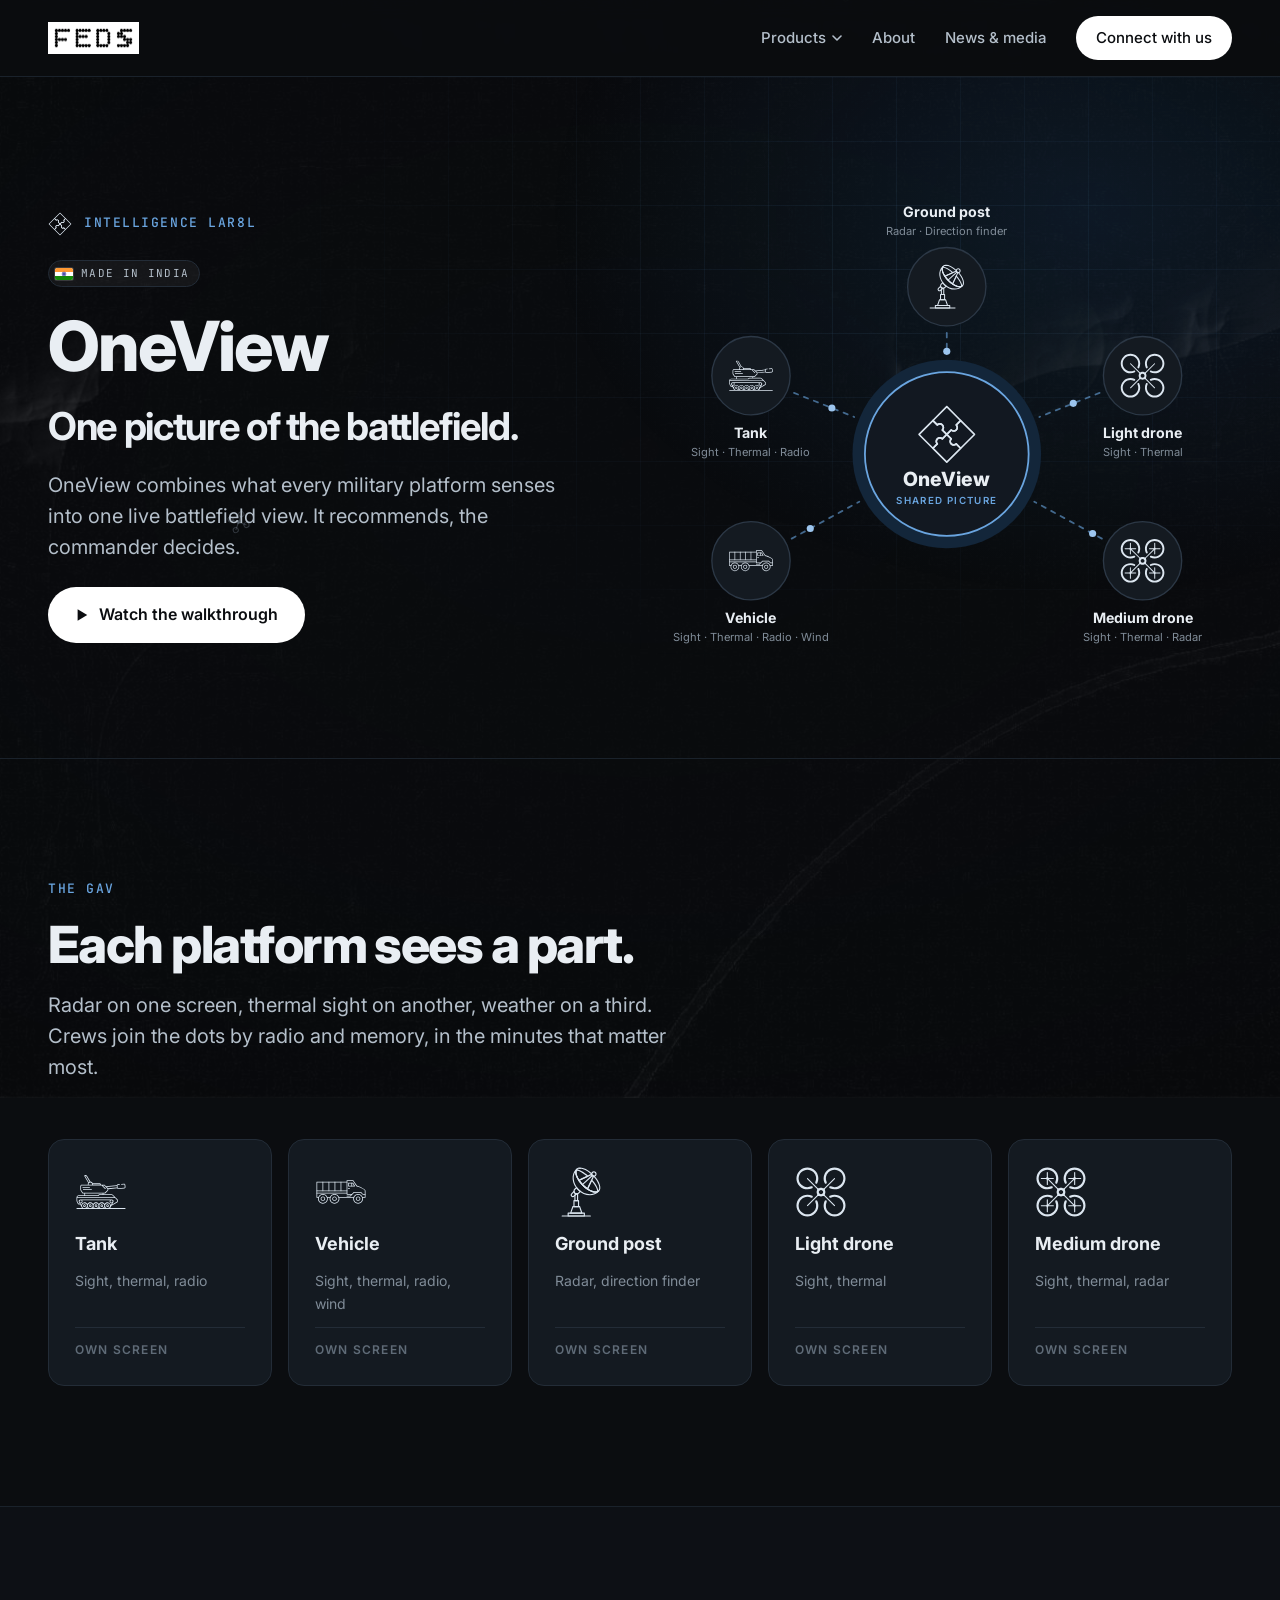
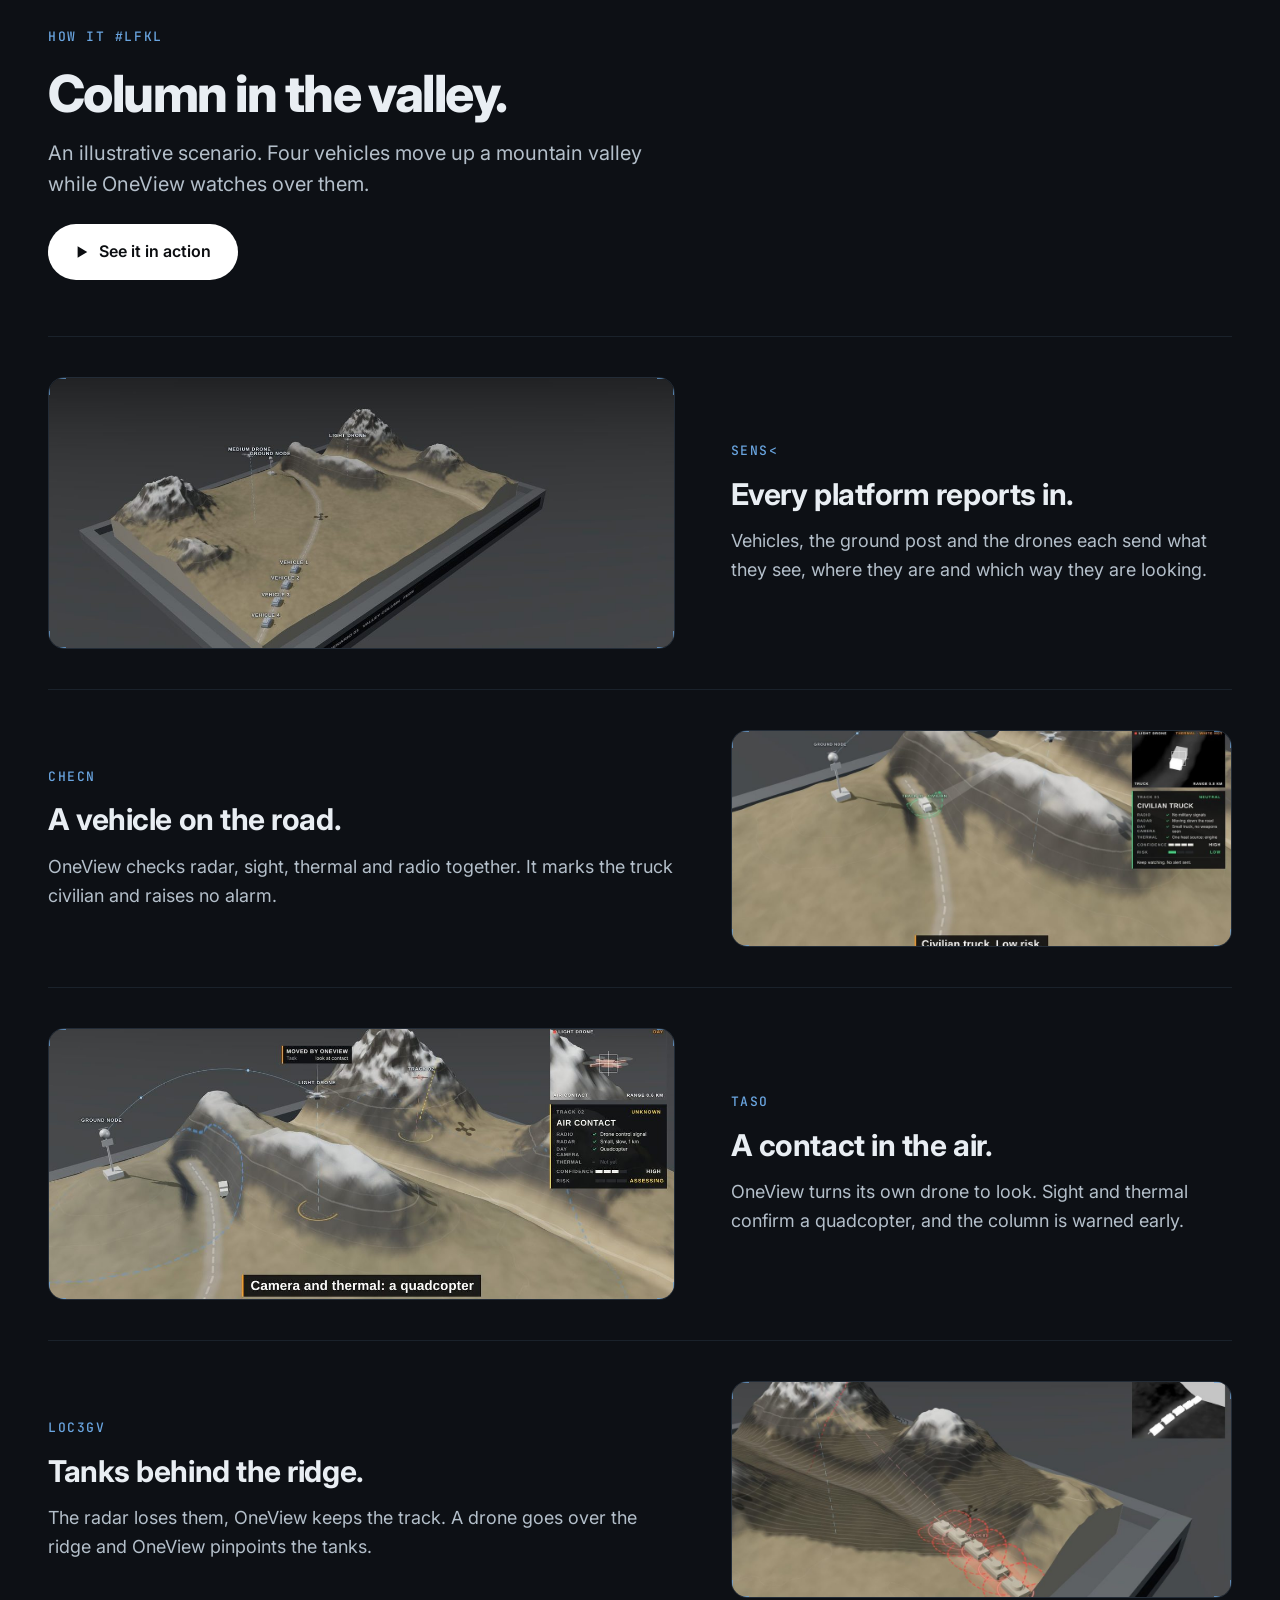
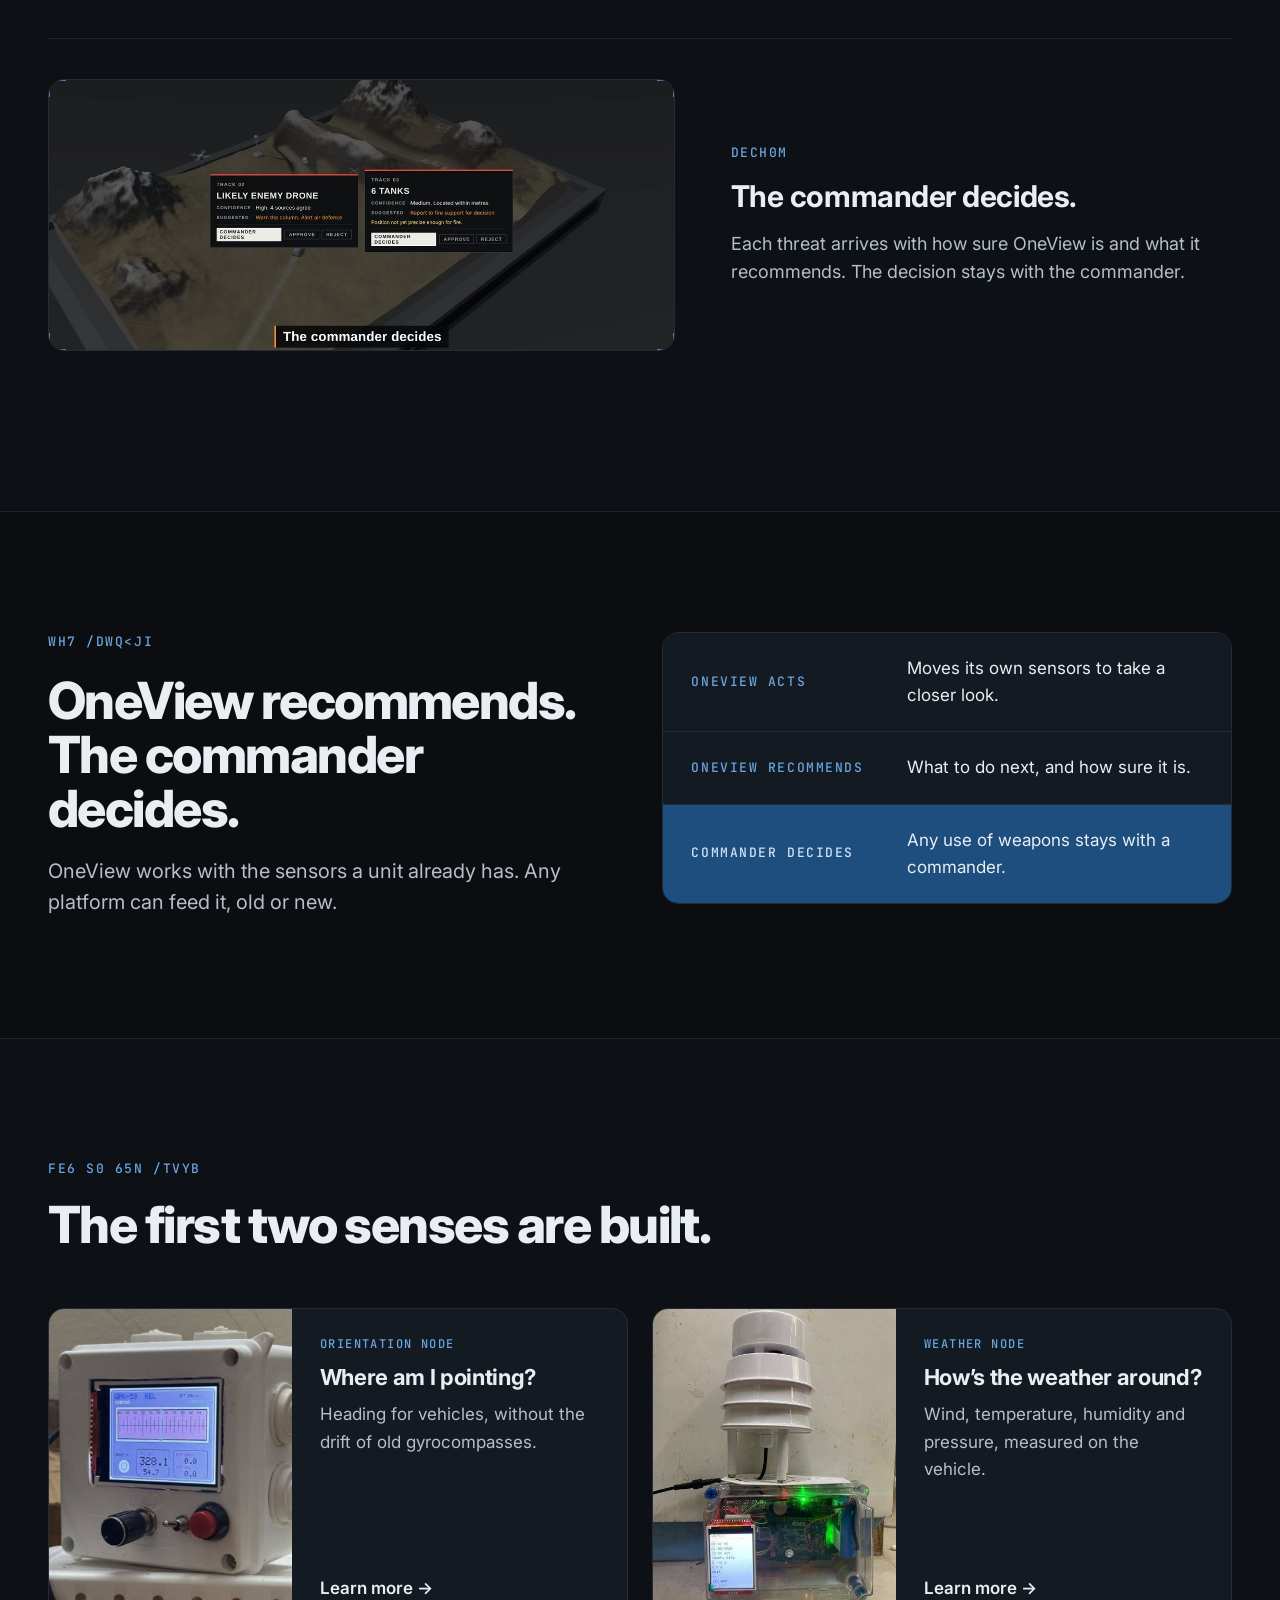
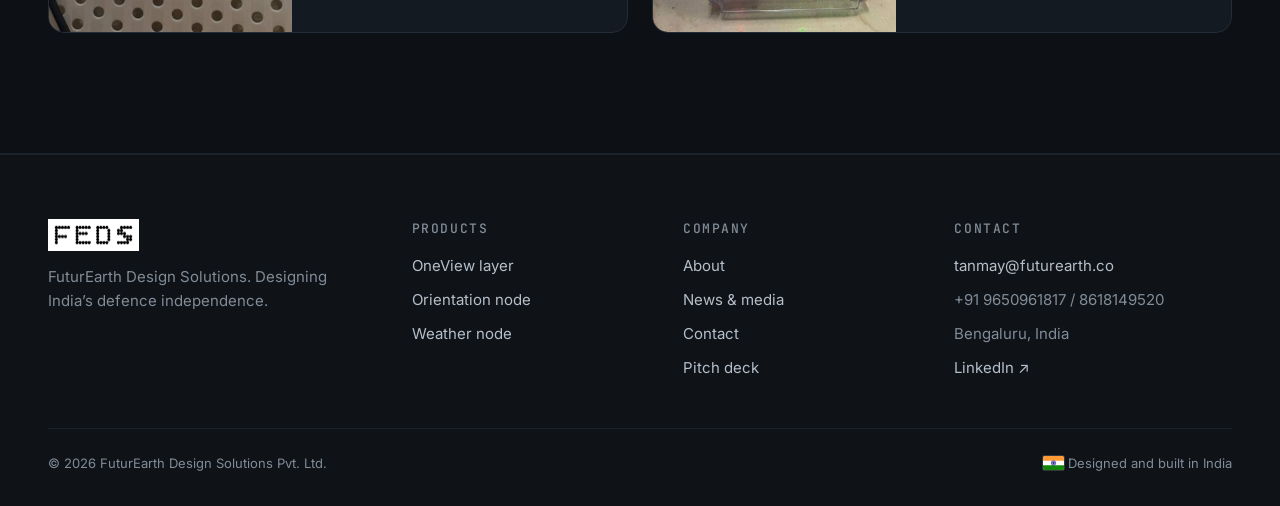
<file: oneview.html>
<!doctype html>
<html lang="en">
<head>
<!-- Google Analytics -->
<script async src="https://www.googletagmanager.com/gtag/js?id=G-6VQD9LV5H6"></script>
<script>
  window.dataLayer = window.dataLayer || [];
  function gtag(){dataLayer.push(arguments);}
  gtag('js', new Date());
  gtag('config', 'G-6VQD9LV5H6');
</script>
<meta charset="utf-8">
<meta name="viewport" content="width=device-width, initial-scale=1, viewport-fit=cover">
<title>OneView · FEDS</title>
<meta name="description" content="OneView combines what every military platform senses into one live battlefield view. It recommends, the commander decides.">
<meta property="og:title" content="OneView · FEDS">
<meta property="og:description" content="OneView combines what every military platform senses into one live battlefield view. It recommends, the commander decides.">
<link rel="icon" href="img/oneview.svg" type="image/svg+xml">
<link rel="preconnect" href="https://fonts.googleapis.com">
<link rel="preconnect" href="https://fonts.gstatic.com" crossorigin>
<link rel="stylesheet" href="https://fonts.googleapis.com/css2?family=Inter:wght@400;500;600;700;800&family=JetBrains+Mono:wght@400;500&display=swap">
<link rel="stylesheet" href="assets/site.css?v=20261019">
<script>document.documentElement.classList.add("js")</script>
</head>
<body>
<div class="terrain" aria-hidden="true"><i></i></div>
<header class="site-head">
  <div class="wrap">
    <a class="logo" href="./" aria-label="FEDS home"><img src="img/feds_logo.png" alt="FEDS" width="91" height="32"></a>
    <button class="menu-toggle" type="button" aria-expanded="false" aria-controls="site-nav">Menu</button>
    <nav class="nav" id="site-nav" aria-label="Main">
      <div class="dd">
        <button type="button" aria-expanded="false" aria-haspopup="true">Products <svg width="10" height="10" viewBox="0 0 10 10" aria-hidden="true"><path d="M1 3l4 4 4-4" fill="none" stroke="currentColor" stroke-width="1.6" stroke-linecap="round" stroke-linejoin="round"/></svg></button>
        <div class="dd-menu">
          <a href="oneview" aria-current="page"><img src="img/w/oneview.svg" alt=""><span>OneView<small>Intelligence layer</small></span></a>
          <a href="orientation-node"><img src="img/w/tank.svg" alt=""><span>Orientation node<small>DHRS Mark-01 · Gyrocompass</small></span></a>
          <a href="weather-node"><img src="img/w/weather_station.svg" alt=""><span>Weather node<small>SKYBYTE · Vehicle weather station</small></span></a>
        </div>
      </div>
      <a href="about">About</a>
      <a href="news">News &amp; media</a>
      <a class="btn primary" href="contact">Connect with us</a>
    </nav>
  </div>
</header>
<main>

<section class="page-hero"><div class="wrap split">
  <div class="stack" style="gap:24px">
    <span class="eyebrow"><img src="img/w/oneview.svg" alt="" width="24" height="24" style="width:24px;height:24px">Intelligence layer</span>
    <span class="mii"><svg class="flag" viewBox="0 0 30 20" width="21" height="14" role="img" aria-label="Indian flag"><rect width="30" height="20" rx="2" fill="#fff"/><path d="M0 2a2 2 0 0 1 2-2h26a2 2 0 0 1 2 2v4.67H0z" fill="#FF9933"/><path d="M0 13.33h30V18a2 2 0 0 1-2 2H2a2 2 0 0 1-2-2z" fill="#138808"/><circle cx="15" cy="10" r="3.2" fill="none" stroke="#000080" stroke-width=".7"/><path d="M15 10L18.20 10.00M15 10L18.09 10.83M15 10L17.77 11.60M15 10L17.26 12.26M15 10L16.60 12.77M15 10L15.83 13.09M15 10L15.00 13.20M15 10L14.17 13.09M15 10L13.40 12.77M15 10L12.74 12.26M15 10L12.23 11.60M15 10L11.91 10.83M15 10L11.80 10.00M15 10L11.91 9.17M15 10L12.23 8.40M15 10L12.74 7.74M15 10L13.40 7.23M15 10L14.17 6.91M15 10L15.00 6.80M15 10L15.83 6.91M15 10L16.60 7.23M15 10L17.26 7.74M15 10L17.77 8.40M15 10L18.09 9.17" stroke="#000080" stroke-width=".3"/></svg>Made in India</span>
    <h1>OneView</h1>
    <p data-reveal class="statement" style="font-size:clamp(28px,3vw,40px);font-weight:700">One picture of the battlefield.</p>
    <p class="lede">OneView combines what every military platform senses into one live battlefield view. It recommends, the commander decides.</p>
    <div class="btns"><a class="btn primary" href="demo/" target="_blank" rel="noopener"><svg width="14" height="14" viewBox="0 0 16 16" aria-hidden="true"><path d="M3 1.5v13l11-6.5z" fill="currentColor"/></svg> Watch the walkthrough</a></div>
  </div>
  <figure style="margin:0"><svg viewBox="0 0 640 540" width="100%" role="img" aria-labelledby="ovT ovD" style="display:block;max-width:640px;margin-left:auto;font-family:Inter,system-ui,sans-serif">
<title id="ovT">OneView joins every platform into one picture</title><desc id="ovD">A tank, a vehicle, a ground post, a light drone and a medium drone each send what they sense to OneView.</desc>
<path id="ovP0" d="M320.0 164.0 L320.0 188.0" class="ov-flow" fill="none" stroke="#6aa5e0" stroke-opacity="0.6" stroke-width="2" stroke-dasharray="5 7" stroke-linecap="round"/>
<circle r="4" fill="#9cc5ee"><animateMotion dur="2.40s" repeatCount="indefinite" begin="0.0s"><mpath href="#ovP0"/></animateMotion></circle>
<path id="ovP1" d="M148.3 231.3 L216.0 258.4" class="ov-flow" fill="none" stroke="#6aa5e0" stroke-opacity="0.6" stroke-width="2" stroke-dasharray="5 7" stroke-linecap="round"/>
<circle r="4" fill="#9cc5ee"><animateMotion dur="2.65s" repeatCount="indefinite" begin="0.4s"><mpath href="#ovP1"/></animateMotion></circle>
<path id="ovP2" d="M491.7 231.3 L424.0 258.4" class="ov-flow" fill="none" stroke="#6aa5e0" stroke-opacity="0.6" stroke-width="2" stroke-dasharray="5 7" stroke-linecap="round"/>
<circle r="4" fill="#9cc5ee"><animateMotion dur="2.90s" repeatCount="indefinite" begin="0.8s"><mpath href="#ovP2"/></animateMotion></circle>
<path id="ovP3" d="M145.7 395.1 L221.7 353.6" class="ov-flow" fill="none" stroke="#6aa5e0" stroke-opacity="0.6" stroke-width="2" stroke-dasharray="5 7" stroke-linecap="round"/>
<circle r="4" fill="#9cc5ee"><animateMotion dur="3.15s" repeatCount="indefinite" begin="1.2s"><mpath href="#ovP3"/></animateMotion></circle>
<path id="ovP4" d="M494.3 395.1 L418.3 353.6" class="ov-flow" fill="none" stroke="#6aa5e0" stroke-opacity="0.6" stroke-width="2" stroke-dasharray="5 7" stroke-linecap="round"/>
<circle r="4" fill="#9cc5ee"><animateMotion dur="3.40s" repeatCount="indefinite" begin="1.6s"><mpath href="#ovP4"/></animateMotion></circle>
<circle cx="320" cy="300" r="106" fill="#13263a"/>
<circle cx="320" cy="300" r="92" fill="#121821" stroke="#6aa5e0" stroke-width="2"/>
<image href="img/w/oneview.svg" x="286" y="244" width="68" height="68"/>
<text x="320" y="336" text-anchor="middle" font-size="22" font-weight="800" fill="#e9eef3">OneView</text>
<text x="320" y="356" text-anchor="middle" font-size="11" font-weight="600" fill="#6aa5e0" letter-spacing="0.14em">SHARED PICTURE</text>
<circle cx="320" cy="112" r="44" fill="#141a21" stroke="#2c3846" stroke-width="1.5"/>
<image href="img/w/ground_post.svg" x="294" y="86" width="52" height="52"/>
<text x="320" y="34" text-anchor="middle" font-size="16" font-weight="700" fill="#e9eef3">Ground post</text>
<text x="320" y="54" text-anchor="middle" font-size="12.5" fill="#808c98">Radar · Direction finder</text>
<circle cx="100" cy="212" r="44" fill="#141a21" stroke="#2c3846" stroke-width="1.5"/>
<image href="img/w/tank.svg" x="74" y="186" width="52" height="52"/>
<text x="100" y="282" text-anchor="middle" font-size="16" font-weight="700" fill="#e9eef3">Tank</text>
<text x="100" y="302" text-anchor="middle" font-size="12.5" fill="#808c98">Sight · Thermal · Radio</text>
<circle cx="540" cy="212" r="44" fill="#141a21" stroke="#2c3846" stroke-width="1.5"/>
<image href="img/w/light_drone.svg" x="514" y="186" width="52" height="52"/>
<text x="540" y="282" text-anchor="middle" font-size="16" font-weight="700" fill="#e9eef3">Light drone</text>
<text x="540" y="302" text-anchor="middle" font-size="12.5" fill="#808c98">Sight · Thermal</text>
<circle cx="100" cy="420" r="44" fill="#141a21" stroke="#2c3846" stroke-width="1.5"/>
<image href="img/w/vehicle.svg" x="74" y="394" width="52" height="52"/>
<text x="100" y="490" text-anchor="middle" font-size="16" font-weight="700" fill="#e9eef3">Vehicle</text>
<text x="100" y="510" text-anchor="middle" font-size="12.5" fill="#808c98">Sight · Thermal · Radio · Wind</text>
<circle cx="540" cy="420" r="44" fill="#141a21" stroke="#2c3846" stroke-width="1.5"/>
<image href="img/w/medium_drone.svg" x="514" y="394" width="52" height="52"/>
<text x="540" y="490" text-anchor="middle" font-size="16" font-weight="700" fill="#e9eef3">Medium drone</text>
<text x="540" y="510" text-anchor="middle" font-size="12.5" fill="#808c98">Sight · Thermal · Radar</text>
</svg></figure>
</div></section>

<section class="band"><div class="wrap">
  <div data-reveal class="head"><span class="eyebrow">The gap</span><h2>Each platform sees a part.</h2><p class="lede">Radar on one screen, thermal sight on another, weather on a third. Crews join the dots by radio and memory, in the minutes that matter most.</p></div>
  <div data-reveal class="grid g5" style="gap:16px"><div class="card pad stack" style="gap:12px;padding:26px"><img src="img/w/tank.svg" alt="" width="52" height="52" style="width:52px;height:52px"><b style="font-size:18px">Tank</b><span class="muted small">Sight, thermal, radio</span><span class="small" style="margin-top:auto;padding-top:12px;border-top:1px solid var(--line);color:#5f6b77;letter-spacing:.1em;text-transform:uppercase;font-weight:600;font-size:12px">Own screen</span></div><div class="card pad stack" style="gap:12px;padding:26px"><img src="img/w/vehicle.svg" alt="" width="52" height="52" style="width:52px;height:52px"><b style="font-size:18px">Vehicle</b><span class="muted small">Sight, thermal, radio, wind</span><span class="small" style="margin-top:auto;padding-top:12px;border-top:1px solid var(--line);color:#5f6b77;letter-spacing:.1em;text-transform:uppercase;font-weight:600;font-size:12px">Own screen</span></div><div class="card pad stack" style="gap:12px;padding:26px"><img src="img/w/ground_post.svg" alt="" width="52" height="52" style="width:52px;height:52px"><b style="font-size:18px">Ground post</b><span class="muted small">Radar, direction finder</span><span class="small" style="margin-top:auto;padding-top:12px;border-top:1px solid var(--line);color:#5f6b77;letter-spacing:.1em;text-transform:uppercase;font-weight:600;font-size:12px">Own screen</span></div><div class="card pad stack" style="gap:12px;padding:26px"><img src="img/w/light_drone.svg" alt="" width="52" height="52" style="width:52px;height:52px"><b style="font-size:18px">Light drone</b><span class="muted small">Sight, thermal</span><span class="small" style="margin-top:auto;padding-top:12px;border-top:1px solid var(--line);color:#5f6b77;letter-spacing:.1em;text-transform:uppercase;font-weight:600;font-size:12px">Own screen</span></div><div class="card pad stack" style="gap:12px;padding:26px"><img src="img/w/medium_drone.svg" alt="" width="52" height="52" style="width:52px;height:52px"><b style="font-size:18px">Medium drone</b><span class="muted small">Sight, thermal, radar</span><span class="small" style="margin-top:auto;padding-top:12px;border-top:1px solid var(--line);color:#5f6b77;letter-spacing:.1em;text-transform:uppercase;font-weight:600;font-size:12px">Own screen</span></div></div>
</div></section>

<section class="band alt"><div class="wrap">
  <div data-reveal class="head"><span class="eyebrow">How it works</span><h2>Column in the valley.</h2><p class="lede">An illustrative scenario. Four vehicles move up a mountain valley while OneView watches over them.</p><div class="btns" style="margin-top:6px"><a class="btn primary" href="demo/" target="_blank" rel="noopener"><svg width="14" height="14" viewBox="0 0 16 16" aria-hidden="true"><path d="M3 1.5v13l11-6.5z" fill="currentColor"/></svg> See it in action</a></div></div>
  <div data-reveal class="stage"><div class="shot hud-corners"><img src="img/stage-valley.jpg" alt="Every platform reports in." width="1200" height="518" loading="lazy"></div><div class="stack" style="gap:14px"><span class="eyebrow">Sense</span><h3 style="font-size:30px">Every platform reports in.</h3><p class="body" style="font-size:18px">Vehicles, the ground post and the drones each send what they see, where they are and which way they are looking.</p></div></div>
<div data-reveal class="stage flip"><div class="shot hud-corners"><img src="img/stage-truck.jpg" alt="A vehicle on the road." width="1200" height="518" loading="lazy"></div><div class="stack" style="gap:14px"><span class="eyebrow">Check</span><h3 style="font-size:30px">A vehicle on the road.</h3><p class="body" style="font-size:18px">OneView checks radar, sight, thermal and radio together. It marks the truck civilian and raises no alarm.</p></div></div>
<div data-reveal class="stage"><div class="shot hud-corners"><img src="img/stage-drone.jpg" alt="A contact in the air." width="1200" height="518" loading="lazy"></div><div class="stack" style="gap:14px"><span class="eyebrow">Task</span><h3 style="font-size:30px">A contact in the air.</h3><p class="body" style="font-size:18px">OneView turns its own drone to look. Sight and thermal confirm a quadcopter, and the column is warned early.</p></div></div>
<div data-reveal class="stage flip"><div class="shot hud-corners"><img src="img/stage-located.jpg" alt="Tanks behind the ridge." width="1200" height="518" loading="lazy"></div><div class="stack" style="gap:14px"><span class="eyebrow">Locate</span><h3 style="font-size:30px">Tanks behind the ridge.</h3><p class="body" style="font-size:18px">The radar loses them, OneView keeps the track. A drone goes over the ridge and OneView pinpoints the tanks.</p></div></div>
<div data-reveal class="stage"><div class="shot hud-corners"><img src="img/stage-commander.jpg" alt="The commander decides." width="1200" height="518" loading="lazy"></div><div class="stack" style="gap:14px"><span class="eyebrow">Decide</span><h3 style="font-size:30px">The commander decides.</h3><p class="body" style="font-size:18px">Each threat arrives with how sure OneView is and what it recommends. The decision stays with the commander.</p></div></div>

</div></section>

<section class="band"><div class="wrap split" style="align-items:start">
  <div class="stack" style="gap:20px"><span class="eyebrow">Who decides</span><h2>OneView recommends.<br>The commander decides.</h2><p class="lede">OneView works with the sensors a unit already has. Any platform can feed it, old or new.</p></div>
  <div data-reveal class="rules">
    <div><span class="k">OneView acts</span><span>Moves its own sensors to take a closer look.</span></div>
    <div><span class="k">OneView recommends</span><span>What to do next, and how sure it is.</span></div>
    <div><span class="k">Commander decides</span><span>Any use of weapons stays with a commander.</span></div>
  </div>
</div></section>

<section class="band alt"><div class="wrap">
  <div data-reveal class="head"><span class="eyebrow">Fed by our nodes</span><h2>The first two senses are built.</h2></div>
  <div data-reveal class="grid g2">
    <a class="card" href="orientation-node" style="flex-direction:row"><div class="media contain" style="aspect-ratio:auto;width:42%"><img src="img/dhrs.jpg" alt="Orientation node" loading="lazy"></div><div class="txt"><span class="tag">Orientation node</span><h3>Where am I pointing?</h3><p class="body">Heading for vehicles, without the drift of old gyrocompasses.</p><span class="link-arrow">Learn more →</span></div></a>
    <a class="card" href="weather-node" style="flex-direction:row"><div class="media contain" style="aspect-ratio:auto;width:42%"><img src="img/skybyte.jpg" alt="Weather node" loading="lazy"></div><div class="txt"><span class="tag">Weather node</span><h3>How&rsquo;s the weather around?</h3><p class="body">Wind, temperature, humidity and pressure, measured on the vehicle.</p><span class="link-arrow">Learn more →</span></div></a>
  </div>
</div></section></main>
<footer class="site-foot">
  <div class="wrap">
    <div class="foot-grid">
      <div class="stack" style="gap:14px">
        <img src="img/feds_logo.png" alt="FEDS" width="91" height="32" style="height:32px;width:auto;align-self:flex-start">
        <p class="muted" style="max-width:300px">FuturEarth Design Solutions. Designing India&rsquo;s defence independence.</p>
      </div>
      <div><h4>Products</h4><ul><li><a href="oneview">OneView layer</a></li><li><a href="orientation-node">Orientation node</a></li><li><a href="weather-node">Weather node</a></li></ul></div>
      <div><h4>Company</h4><ul><li><a href="about">About</a></li><li><a href="news">News &amp; media</a></li><li><a href="contact">Contact</a></li><li><a href="https://drive.google.com/file/d/14h-nNO2Z5uL2h8whQvNuXuzlhN8PLvSK/view?usp=sharing" target="_blank" rel="noopener">Pitch deck</a></li></ul></div>
      <div><h4>Contact</h4><ul><li><a href="mailto:tanmay@futurearth.co">tanmay@futurearth.co</a></li><li class="muted">+91 9650961817 / 8618149520</li><li class="muted">Bengaluru, India</li><li><a href="https://www.linkedin.com/company/futurearth-design-solutions-pvt-ltd/" target="_blank" rel="noopener">LinkedIn ↗</a></li></ul></div>
    </div>
    <div class="foot-bottom"><span>&copy; 2026 FuturEarth Design Solutions Pvt. Ltd.</span><span class="right"><svg class="flag" viewBox="0 0 30 20" width="21" height="14" role="img" aria-label="Indian flag"><rect width="30" height="20" rx="2" fill="#fff"/><path d="M0 2a2 2 0 0 1 2-2h26a2 2 0 0 1 2 2v4.67H0z" fill="#FF9933"/><path d="M0 13.33h30V18a2 2 0 0 1-2 2H2a2 2 0 0 1-2-2z" fill="#138808"/><circle cx="15" cy="10" r="3.2" fill="none" stroke="#000080" stroke-width=".7"/><path d="M15 10L18.20 10.00M15 10L18.09 10.83M15 10L17.77 11.60M15 10L17.26 12.26M15 10L16.60 12.77M15 10L15.83 13.09M15 10L15.00 13.20M15 10L14.17 13.09M15 10L13.40 12.77M15 10L12.74 12.26M15 10L12.23 11.60M15 10L11.91 10.83M15 10L11.80 10.00M15 10L11.91 9.17M15 10L12.23 8.40M15 10L12.74 7.74M15 10L13.40 7.23M15 10L14.17 6.91M15 10L15.00 6.80M15 10L15.83 6.91M15 10L16.60 7.23M15 10L17.26 7.74M15 10L17.77 8.40M15 10L18.09 9.17" stroke="#000080" stroke-width=".3"/></svg> Designed and built in India</span></div>
  </div>
</footer>
<script src="assets/site.js?v=20261019"></script>
<script src="assets/fx.js?v=20261019"></script>
</body>
</html>
</file>
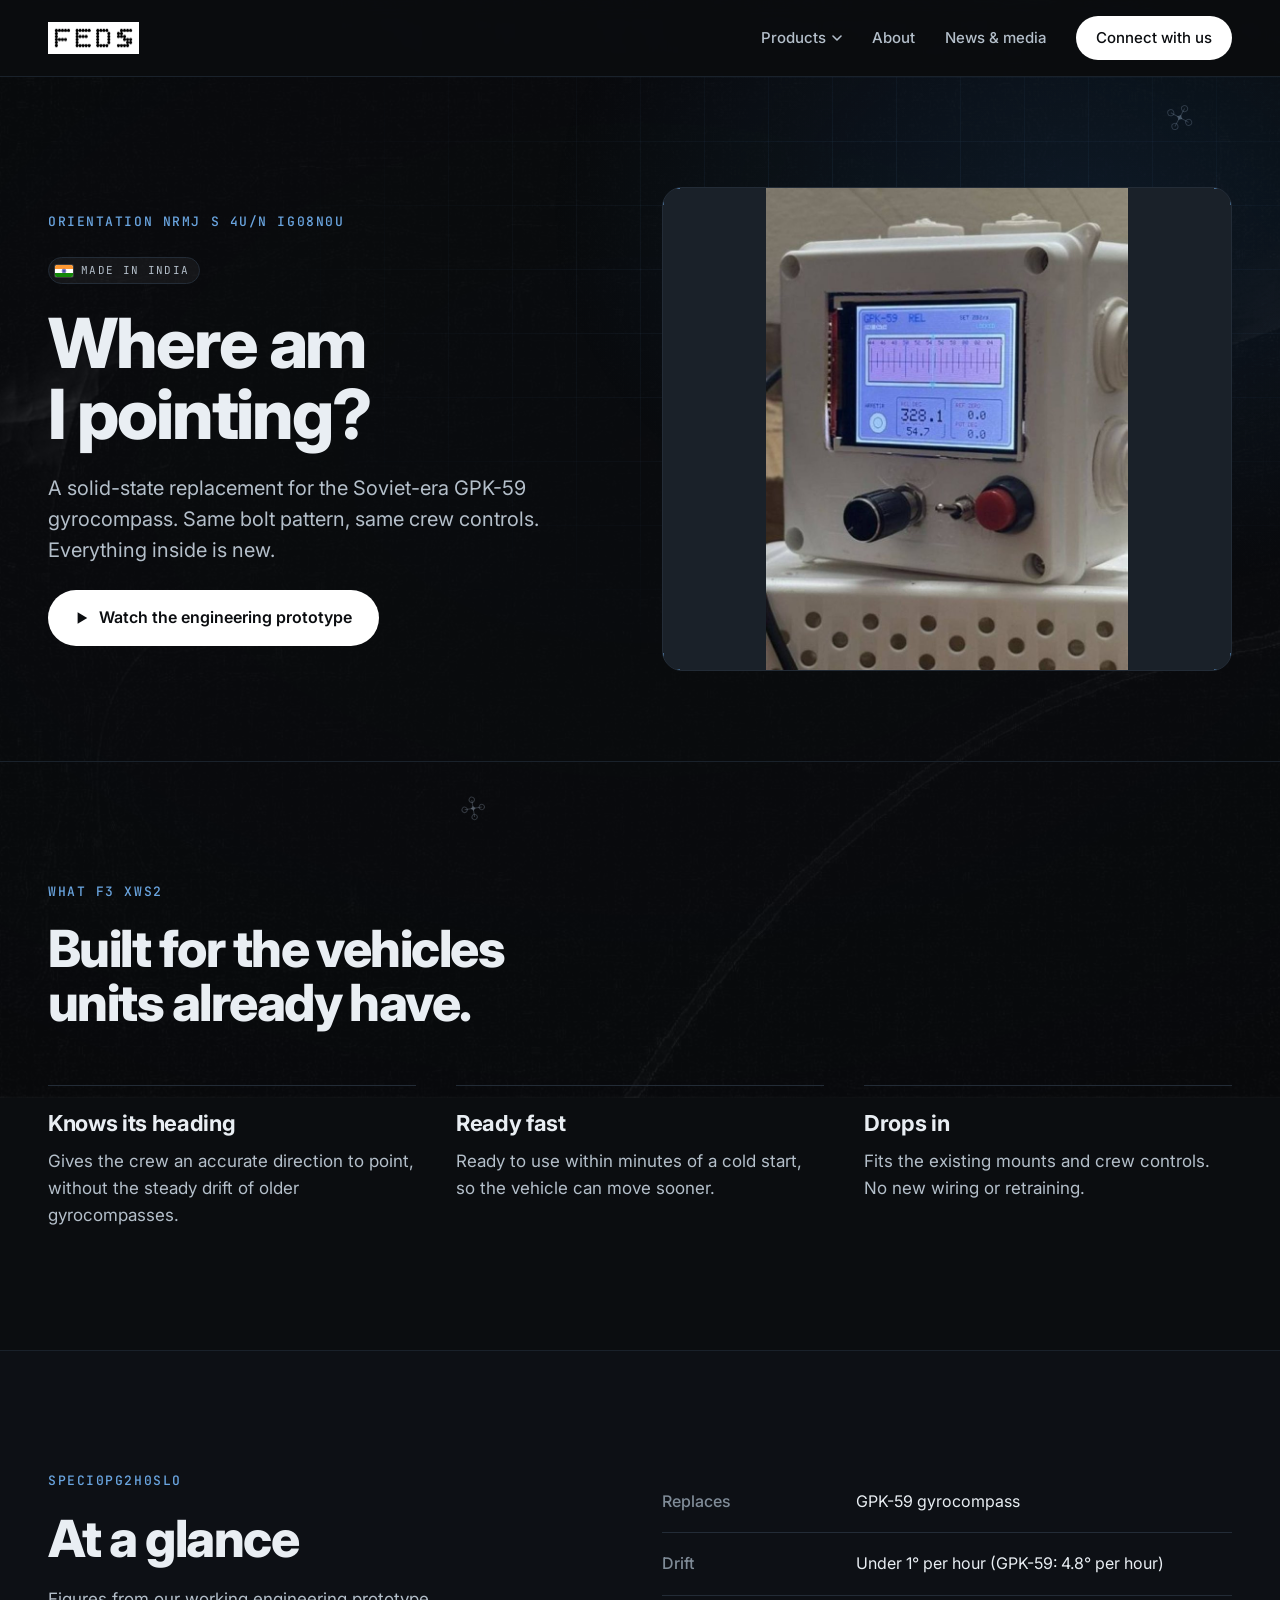
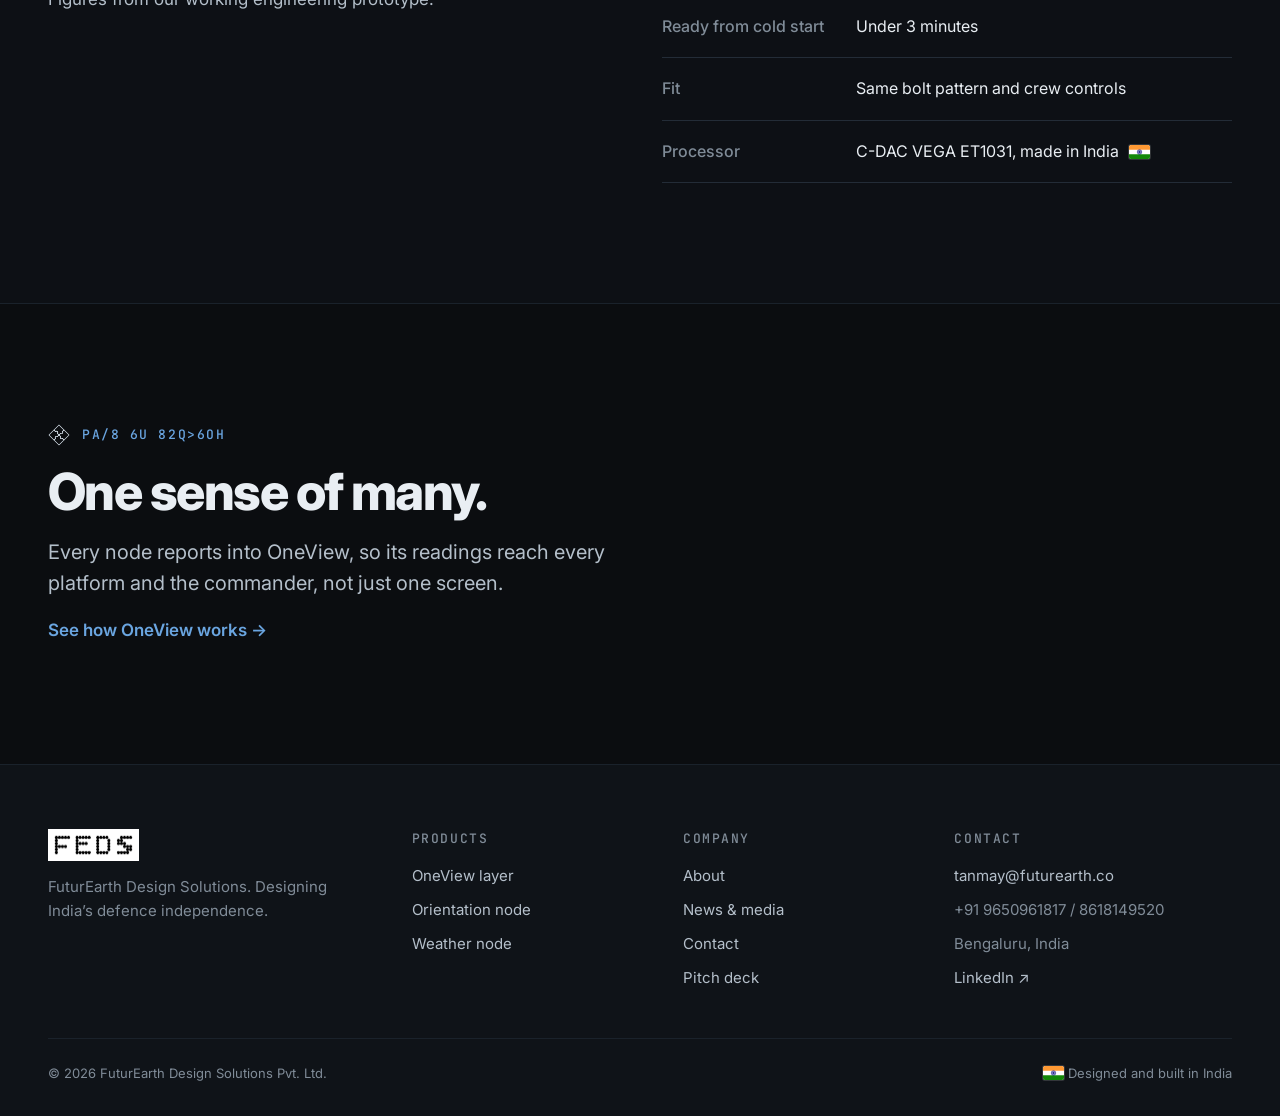
<file: orientation-node.html>
<!doctype html>
<html lang="en">
<head>
<!-- Google Analytics -->
<script async src="https://www.googletagmanager.com/gtag/js?id=G-6VQD9LV5H6"></script>
<script>
  window.dataLayer = window.dataLayer || [];
  function gtag(){dataLayer.push(arguments);}
  gtag('js', new Date());
  gtag('config', 'G-6VQD9LV5H6');
</script>
<meta charset="utf-8">
<meta name="viewport" content="width=device-width, initial-scale=1, viewport-fit=cover">
<title>Orientation node · FEDS</title>
<meta name="description" content="A solid-state replacement for the Soviet-era GPK-59 gyrocompass. Same bolt pattern, same crew controls. Everything inside is new.">
<meta property="og:title" content="Orientation node · FEDS">
<meta property="og:description" content="A solid-state replacement for the Soviet-era GPK-59 gyrocompass. Same bolt pattern, same crew controls. Everything inside is new.">
<link rel="icon" href="img/oneview.svg" type="image/svg+xml">
<link rel="preconnect" href="https://fonts.googleapis.com">
<link rel="preconnect" href="https://fonts.gstatic.com" crossorigin>
<link rel="stylesheet" href="https://fonts.googleapis.com/css2?family=Inter:wght@400;500;600;700;800&family=JetBrains+Mono:wght@400;500&display=swap">
<link rel="stylesheet" href="assets/site.css?v=20261019">
<script>document.documentElement.classList.add("js")</script>
</head>
<body>
<div class="terrain" aria-hidden="true"><i></i></div>
<header class="site-head">
  <div class="wrap">
    <a class="logo" href="./" aria-label="FEDS home"><img src="img/feds_logo.png" alt="FEDS" width="91" height="32"></a>
    <button class="menu-toggle" type="button" aria-expanded="false" aria-controls="site-nav">Menu</button>
    <nav class="nav" id="site-nav" aria-label="Main">
      <div class="dd">
        <button type="button" aria-expanded="false" aria-haspopup="true">Products <svg width="10" height="10" viewBox="0 0 10 10" aria-hidden="true"><path d="M1 3l4 4 4-4" fill="none" stroke="currentColor" stroke-width="1.6" stroke-linecap="round" stroke-linejoin="round"/></svg></button>
        <div class="dd-menu">
          <a href="oneview"><img src="img/w/oneview.svg" alt=""><span>OneView<small>Intelligence layer</small></span></a>
          <a href="orientation-node" aria-current="page"><img src="img/w/tank.svg" alt=""><span>Orientation node<small>DHRS Mark-01 · Gyrocompass</small></span></a>
          <a href="weather-node"><img src="img/w/weather_station.svg" alt=""><span>Weather node<small>SKYBYTE · Vehicle weather station</small></span></a>
        </div>
      </div>
      <a href="about">About</a>
      <a href="news">News &amp; media</a>
      <a class="btn primary" href="contact">Connect with us</a>
    </nav>
  </div>
</header>
<main>

<section class="page-hero"><div class="wrap split">
  <div class="stack" style="gap:24px">
    <span class="eyebrow">Orientation node · DHRS Mark-01</span>
    <span class="mii"><svg class="flag" viewBox="0 0 30 20" width="21" height="14" role="img" aria-label="Indian flag"><rect width="30" height="20" rx="2" fill="#fff"/><path d="M0 2a2 2 0 0 1 2-2h26a2 2 0 0 1 2 2v4.67H0z" fill="#FF9933"/><path d="M0 13.33h30V18a2 2 0 0 1-2 2H2a2 2 0 0 1-2-2z" fill="#138808"/><circle cx="15" cy="10" r="3.2" fill="none" stroke="#000080" stroke-width=".7"/><path d="M15 10L18.20 10.00M15 10L18.09 10.83M15 10L17.77 11.60M15 10L17.26 12.26M15 10L16.60 12.77M15 10L15.83 13.09M15 10L15.00 13.20M15 10L14.17 13.09M15 10L13.40 12.77M15 10L12.74 12.26M15 10L12.23 11.60M15 10L11.91 10.83M15 10L11.80 10.00M15 10L11.91 9.17M15 10L12.23 8.40M15 10L12.74 7.74M15 10L13.40 7.23M15 10L14.17 6.91M15 10L15.00 6.80M15 10L15.83 6.91M15 10L16.60 7.23M15 10L17.26 7.74M15 10L17.77 8.40M15 10L18.09 9.17" stroke="#000080" stroke-width=".3"/></svg>Made in India</span>
    <h1>Where am I pointing?</h1>
    <p class="lede">A solid-state replacement for the Soviet-era GPK-59 gyrocompass. Same bolt pattern, same crew controls. Everything inside is new.</p>
    <div class="btns"><a class="btn primary" href="https://youtu.be/CvL6ItJNgMg" target="_blank" rel="noopener"><svg width="14" height="14" viewBox="0 0 16 16" aria-hidden="true"><path d="M3 1.5v13l11-6.5z" fill="currentColor"/></svg> Watch the engineering prototype</a></div>
  </div>
  <div data-reveal class="photo-panel hud-corners"><img src="img/dhrs.jpg" alt="Orientation node working prototype showing live heading on its display"></div>
</div></section>
<section class="band"><div class="wrap">
  <div data-reveal class="head"><span class="eyebrow">What it does</span><h2>Built for the vehicles<br>units already have.</h2></div>
  <div data-reveal class="grid g3" style="gap:40px"><div class="col-rule"><h3>Knows its heading</h3><p class="body">Gives the crew an accurate direction to point, without the steady drift of older gyrocompasses.</p></div><div class="col-rule"><h3>Ready fast</h3><p class="body">Ready to use within minutes of a cold start, so the vehicle can move sooner.</p></div><div class="col-rule"><h3>Drops in</h3><p class="body">Fits the existing mounts and crew controls. No new wiring or retraining.</p></div></div>
</div></section>
<section class="band alt"><div class="wrap split" style="align-items:start">
  <div class="stack" style="gap:20px"><span class="eyebrow">Specifications</span><h2>At a glance</h2><p class="body">Figures from our working engineering prototype.</p></div>
  <table data-reveal class="specs"><tbody><tr><th scope="row">Replaces</th><td>GPK-59 gyrocompass</td></tr><tr><th scope="row">Drift</th><td>Under 1° per hour (GPK-59: 4.8° per hour)</td></tr><tr><th scope="row">Ready from cold start</th><td>Under 3 minutes</td></tr><tr><th scope="row">Fit</th><td>Same bolt pattern and crew controls</td></tr><tr><th scope="row">Processor</th><td>C-DAC VEGA ET1031, made in India <svg class="flag" viewBox="0 0 30 20" width="21" height="14" role="img" aria-label="Indian flag"><rect width="30" height="20" rx="2" fill="#fff"/><path d="M0 2a2 2 0 0 1 2-2h26a2 2 0 0 1 2 2v4.67H0z" fill="#FF9933"/><path d="M0 13.33h30V18a2 2 0 0 1-2 2H2a2 2 0 0 1-2-2z" fill="#138808"/><circle cx="15" cy="10" r="3.2" fill="none" stroke="#000080" stroke-width=".7"/><path d="M15 10L18.20 10.00M15 10L18.09 10.83M15 10L17.77 11.60M15 10L17.26 12.26M15 10L16.60 12.77M15 10L15.83 13.09M15 10L15.00 13.20M15 10L14.17 13.09M15 10L13.40 12.77M15 10L12.74 12.26M15 10L12.23 11.60M15 10L11.91 10.83M15 10L11.80 10.00M15 10L11.91 9.17M15 10L12.23 8.40M15 10L12.74 7.74M15 10L13.40 7.23M15 10L14.17 6.91M15 10L15.00 6.80M15 10L15.83 6.91M15 10L16.60 7.23M15 10L17.26 7.74M15 10L17.77 8.40M15 10L18.09 9.17" stroke="#000080" stroke-width=".3"/></svg></td></tr></tbody></table>
</div></section>
<section class="band"><div class="wrap">
  <div class="stack" style="gap:18px;max-width:760px"><span class="eyebrow"><img src="img/w/oneview.svg" alt="" width="22" height="22" style="width:22px;height:22px">Part of OneView</span><h2>One sense of many.</h2><p class="lede">Every node reports into OneView, so its readings reach every platform and the commander, not just one screen.</p><a class="link-arrow" href="oneview">See how OneView works →</a></div>
</div></section></main>
<footer class="site-foot">
  <div class="wrap">
    <div class="foot-grid">
      <div class="stack" style="gap:14px">
        <img src="img/feds_logo.png" alt="FEDS" width="91" height="32" style="height:32px;width:auto;align-self:flex-start">
        <p class="muted" style="max-width:300px">FuturEarth Design Solutions. Designing India&rsquo;s defence independence.</p>
      </div>
      <div><h4>Products</h4><ul><li><a href="oneview">OneView layer</a></li><li><a href="orientation-node">Orientation node</a></li><li><a href="weather-node">Weather node</a></li></ul></div>
      <div><h4>Company</h4><ul><li><a href="about">About</a></li><li><a href="news">News &amp; media</a></li><li><a href="contact">Contact</a></li><li><a href="https://drive.google.com/file/d/14h-nNO2Z5uL2h8whQvNuXuzlhN8PLvSK/view?usp=sharing" target="_blank" rel="noopener">Pitch deck</a></li></ul></div>
      <div><h4>Contact</h4><ul><li><a href="mailto:tanmay@futurearth.co">tanmay@futurearth.co</a></li><li class="muted">+91 9650961817 / 8618149520</li><li class="muted">Bengaluru, India</li><li><a href="https://www.linkedin.com/company/futurearth-design-solutions-pvt-ltd/" target="_blank" rel="noopener">LinkedIn ↗</a></li></ul></div>
    </div>
    <div class="foot-bottom"><span>&copy; 2026 FuturEarth Design Solutions Pvt. Ltd.</span><span class="right"><svg class="flag" viewBox="0 0 30 20" width="21" height="14" role="img" aria-label="Indian flag"><rect width="30" height="20" rx="2" fill="#fff"/><path d="M0 2a2 2 0 0 1 2-2h26a2 2 0 0 1 2 2v4.67H0z" fill="#FF9933"/><path d="M0 13.33h30V18a2 2 0 0 1-2 2H2a2 2 0 0 1-2-2z" fill="#138808"/><circle cx="15" cy="10" r="3.2" fill="none" stroke="#000080" stroke-width=".7"/><path d="M15 10L18.20 10.00M15 10L18.09 10.83M15 10L17.77 11.60M15 10L17.26 12.26M15 10L16.60 12.77M15 10L15.83 13.09M15 10L15.00 13.20M15 10L14.17 13.09M15 10L13.40 12.77M15 10L12.74 12.26M15 10L12.23 11.60M15 10L11.91 10.83M15 10L11.80 10.00M15 10L11.91 9.17M15 10L12.23 8.40M15 10L12.74 7.74M15 10L13.40 7.23M15 10L14.17 6.91M15 10L15.00 6.80M15 10L15.83 6.91M15 10L16.60 7.23M15 10L17.26 7.74M15 10L17.77 8.40M15 10L18.09 9.17" stroke="#000080" stroke-width=".3"/></svg> Designed and built in India</span></div>
  </div>
</footer>
<script src="assets/site.js?v=20261019"></script>
<script src="assets/fx.js?v=20261019"></script>
</body>
</html>
</file>
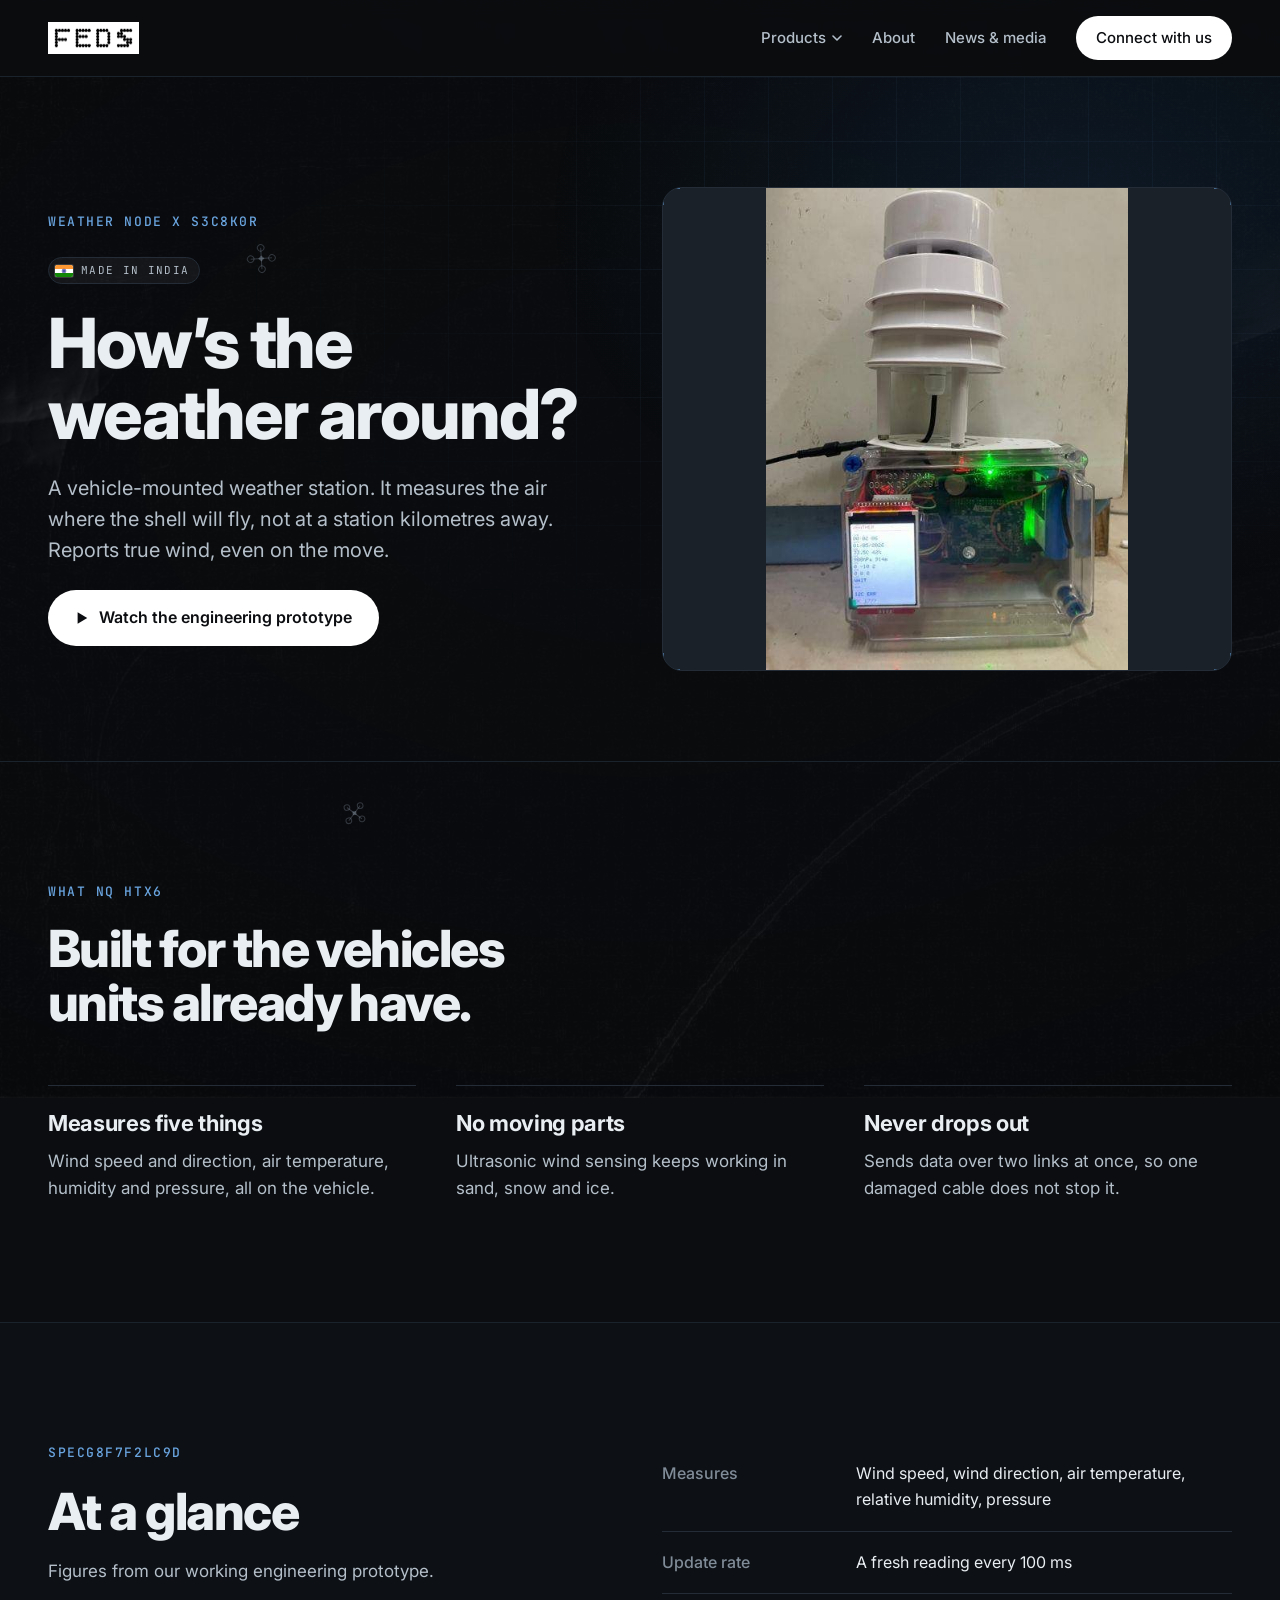
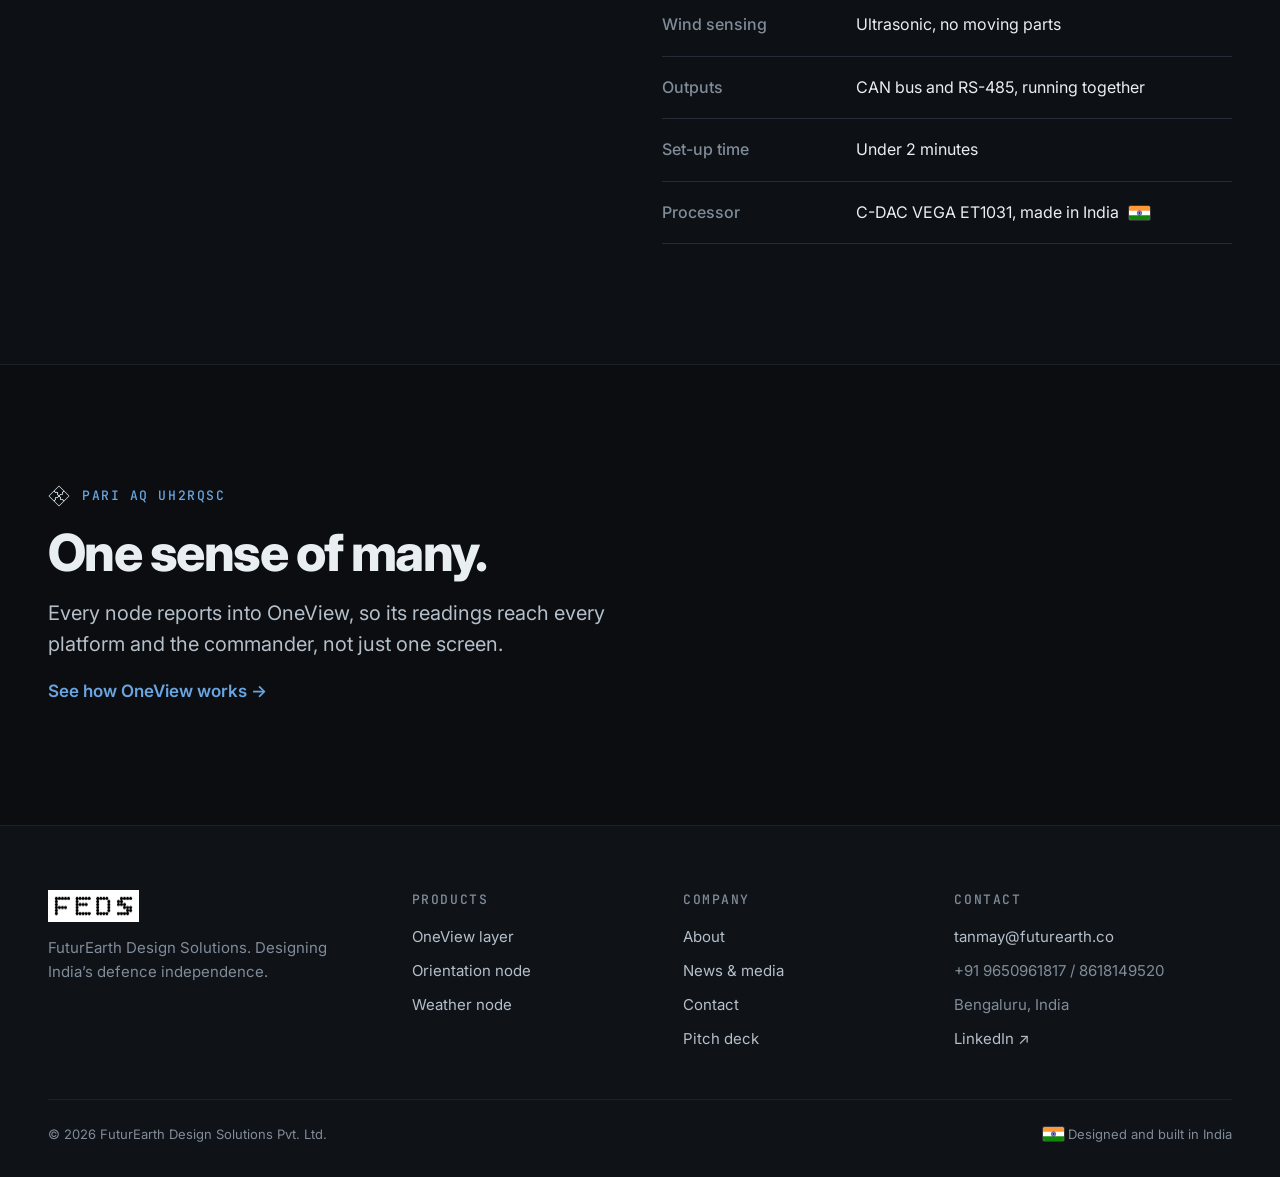
<file: weather-node.html>
<!doctype html>
<html lang="en">
<head>
<!-- Google Analytics -->
<script async src="https://www.googletagmanager.com/gtag/js?id=G-6VQD9LV5H6"></script>
<script>
  window.dataLayer = window.dataLayer || [];
  function gtag(){dataLayer.push(arguments);}
  gtag('js', new Date());
  gtag('config', 'G-6VQD9LV5H6');
</script>
<meta charset="utf-8">
<meta name="viewport" content="width=device-width, initial-scale=1, viewport-fit=cover">
<title>Weather node · FEDS</title>
<meta name="description" content="A vehicle-mounted weather station. It measures the air where the shell will fly, not at a station kilometres away. Reports true wind, even on the move.">
<meta property="og:title" content="Weather node · FEDS">
<meta property="og:description" content="A vehicle-mounted weather station. It measures the air where the shell will fly, not at a station kilometres away. Reports true wind, even on the move.">
<link rel="icon" href="img/oneview.svg" type="image/svg+xml">
<link rel="preconnect" href="https://fonts.googleapis.com">
<link rel="preconnect" href="https://fonts.gstatic.com" crossorigin>
<link rel="stylesheet" href="https://fonts.googleapis.com/css2?family=Inter:wght@400;500;600;700;800&family=JetBrains+Mono:wght@400;500&display=swap">
<link rel="stylesheet" href="assets/site.css?v=20261019">
<script>document.documentElement.classList.add("js")</script>
</head>
<body>
<div class="terrain" aria-hidden="true"><i></i></div>
<header class="site-head">
  <div class="wrap">
    <a class="logo" href="./" aria-label="FEDS home"><img src="img/feds_logo.png" alt="FEDS" width="91" height="32"></a>
    <button class="menu-toggle" type="button" aria-expanded="false" aria-controls="site-nav">Menu</button>
    <nav class="nav" id="site-nav" aria-label="Main">
      <div class="dd">
        <button type="button" aria-expanded="false" aria-haspopup="true">Products <svg width="10" height="10" viewBox="0 0 10 10" aria-hidden="true"><path d="M1 3l4 4 4-4" fill="none" stroke="currentColor" stroke-width="1.6" stroke-linecap="round" stroke-linejoin="round"/></svg></button>
        <div class="dd-menu">
          <a href="oneview"><img src="img/w/oneview.svg" alt=""><span>OneView<small>Intelligence layer</small></span></a>
          <a href="orientation-node"><img src="img/w/tank.svg" alt=""><span>Orientation node<small>DHRS Mark-01 · Gyrocompass</small></span></a>
          <a href="weather-node" aria-current="page"><img src="img/w/weather_station.svg" alt=""><span>Weather node<small>SKYBYTE · Vehicle weather station</small></span></a>
        </div>
      </div>
      <a href="about">About</a>
      <a href="news">News &amp; media</a>
      <a class="btn primary" href="contact">Connect with us</a>
    </nav>
  </div>
</header>
<main>

<section class="page-hero"><div class="wrap split">
  <div class="stack" style="gap:24px">
    <span class="eyebrow">Weather node · SKYBYTE</span>
    <span class="mii"><svg class="flag" viewBox="0 0 30 20" width="21" height="14" role="img" aria-label="Indian flag"><rect width="30" height="20" rx="2" fill="#fff"/><path d="M0 2a2 2 0 0 1 2-2h26a2 2 0 0 1 2 2v4.67H0z" fill="#FF9933"/><path d="M0 13.33h30V18a2 2 0 0 1-2 2H2a2 2 0 0 1-2-2z" fill="#138808"/><circle cx="15" cy="10" r="3.2" fill="none" stroke="#000080" stroke-width=".7"/><path d="M15 10L18.20 10.00M15 10L18.09 10.83M15 10L17.77 11.60M15 10L17.26 12.26M15 10L16.60 12.77M15 10L15.83 13.09M15 10L15.00 13.20M15 10L14.17 13.09M15 10L13.40 12.77M15 10L12.74 12.26M15 10L12.23 11.60M15 10L11.91 10.83M15 10L11.80 10.00M15 10L11.91 9.17M15 10L12.23 8.40M15 10L12.74 7.74M15 10L13.40 7.23M15 10L14.17 6.91M15 10L15.00 6.80M15 10L15.83 6.91M15 10L16.60 7.23M15 10L17.26 7.74M15 10L17.77 8.40M15 10L18.09 9.17" stroke="#000080" stroke-width=".3"/></svg>Made in India</span>
    <h1>How&rsquo;s the weather around?</h1>
    <p class="lede">A vehicle-mounted weather station. It measures the air where the shell will fly, not at a station kilometres away. Reports true wind, even on the move.</p>
    <div class="btns"><a class="btn primary" href="https://www.youtube.com/shorts/7cUqIGTJydU" target="_blank" rel="noopener"><svg width="14" height="14" viewBox="0 0 16 16" aria-hidden="true"><path d="M3 1.5v13l11-6.5z" fill="currentColor"/></svg> Watch the engineering prototype</a></div>
  </div>
  <div data-reveal class="photo-panel hud-corners"><img src="img/skybyte.jpg" alt="Weather node working prototype with its ultrasonic sensor head and live data display"></div>
</div></section>
<section class="band"><div class="wrap">
  <div data-reveal class="head"><span class="eyebrow">What it does</span><h2>Built for the vehicles<br>units already have.</h2></div>
  <div data-reveal class="grid g3" style="gap:40px"><div class="col-rule"><h3>Measures five things</h3><p class="body">Wind speed and direction, air temperature, humidity and pressure, all on the vehicle.</p></div><div class="col-rule"><h3>No moving parts</h3><p class="body">Ultrasonic wind sensing keeps working in sand, snow and ice.</p></div><div class="col-rule"><h3>Never drops out</h3><p class="body">Sends data over two links at once, so one damaged cable does not stop it.</p></div></div>
</div></section>
<section class="band alt"><div class="wrap split" style="align-items:start">
  <div class="stack" style="gap:20px"><span class="eyebrow">Specifications</span><h2>At a glance</h2><p class="body">Figures from our working engineering prototype.</p></div>
  <table data-reveal class="specs"><tbody><tr><th scope="row">Measures</th><td>Wind speed, wind direction, air temperature, relative humidity, pressure</td></tr><tr><th scope="row">Update rate</th><td>A fresh reading every 100 ms</td></tr><tr><th scope="row">Wind sensing</th><td>Ultrasonic, no moving parts</td></tr><tr><th scope="row">Outputs</th><td>CAN bus and RS-485, running together</td></tr><tr><th scope="row">Set-up time</th><td>Under 2 minutes</td></tr><tr><th scope="row">Processor</th><td>C-DAC VEGA ET1031, made in India <svg class="flag" viewBox="0 0 30 20" width="21" height="14" role="img" aria-label="Indian flag"><rect width="30" height="20" rx="2" fill="#fff"/><path d="M0 2a2 2 0 0 1 2-2h26a2 2 0 0 1 2 2v4.67H0z" fill="#FF9933"/><path d="M0 13.33h30V18a2 2 0 0 1-2 2H2a2 2 0 0 1-2-2z" fill="#138808"/><circle cx="15" cy="10" r="3.2" fill="none" stroke="#000080" stroke-width=".7"/><path d="M15 10L18.20 10.00M15 10L18.09 10.83M15 10L17.77 11.60M15 10L17.26 12.26M15 10L16.60 12.77M15 10L15.83 13.09M15 10L15.00 13.20M15 10L14.17 13.09M15 10L13.40 12.77M15 10L12.74 12.26M15 10L12.23 11.60M15 10L11.91 10.83M15 10L11.80 10.00M15 10L11.91 9.17M15 10L12.23 8.40M15 10L12.74 7.74M15 10L13.40 7.23M15 10L14.17 6.91M15 10L15.00 6.80M15 10L15.83 6.91M15 10L16.60 7.23M15 10L17.26 7.74M15 10L17.77 8.40M15 10L18.09 9.17" stroke="#000080" stroke-width=".3"/></svg></td></tr></tbody></table>
</div></section>
<section class="band"><div class="wrap">
  <div class="stack" style="gap:18px;max-width:760px"><span class="eyebrow"><img src="img/w/oneview.svg" alt="" width="22" height="22" style="width:22px;height:22px">Part of OneView</span><h2>One sense of many.</h2><p class="lede">Every node reports into OneView, so its readings reach every platform and the commander, not just one screen.</p><a class="link-arrow" href="oneview">See how OneView works →</a></div>
</div></section></main>
<footer class="site-foot">
  <div class="wrap">
    <div class="foot-grid">
      <div class="stack" style="gap:14px">
        <img src="img/feds_logo.png" alt="FEDS" width="91" height="32" style="height:32px;width:auto;align-self:flex-start">
        <p class="muted" style="max-width:300px">FuturEarth Design Solutions. Designing India&rsquo;s defence independence.</p>
      </div>
      <div><h4>Products</h4><ul><li><a href="oneview">OneView layer</a></li><li><a href="orientation-node">Orientation node</a></li><li><a href="weather-node">Weather node</a></li></ul></div>
      <div><h4>Company</h4><ul><li><a href="about">About</a></li><li><a href="news">News &amp; media</a></li><li><a href="contact">Contact</a></li><li><a href="https://drive.google.com/file/d/14h-nNO2Z5uL2h8whQvNuXuzlhN8PLvSK/view?usp=sharing" target="_blank" rel="noopener">Pitch deck</a></li></ul></div>
      <div><h4>Contact</h4><ul><li><a href="mailto:tanmay@futurearth.co">tanmay@futurearth.co</a></li><li class="muted">+91 9650961817 / 8618149520</li><li class="muted">Bengaluru, India</li><li><a href="https://www.linkedin.com/company/futurearth-design-solutions-pvt-ltd/" target="_blank" rel="noopener">LinkedIn ↗</a></li></ul></div>
    </div>
    <div class="foot-bottom"><span>&copy; 2026 FuturEarth Design Solutions Pvt. Ltd.</span><span class="right"><svg class="flag" viewBox="0 0 30 20" width="21" height="14" role="img" aria-label="Indian flag"><rect width="30" height="20" rx="2" fill="#fff"/><path d="M0 2a2 2 0 0 1 2-2h26a2 2 0 0 1 2 2v4.67H0z" fill="#FF9933"/><path d="M0 13.33h30V18a2 2 0 0 1-2 2H2a2 2 0 0 1-2-2z" fill="#138808"/><circle cx="15" cy="10" r="3.2" fill="none" stroke="#000080" stroke-width=".7"/><path d="M15 10L18.20 10.00M15 10L18.09 10.83M15 10L17.77 11.60M15 10L17.26 12.26M15 10L16.60 12.77M15 10L15.83 13.09M15 10L15.00 13.20M15 10L14.17 13.09M15 10L13.40 12.77M15 10L12.74 12.26M15 10L12.23 11.60M15 10L11.91 10.83M15 10L11.80 10.00M15 10L11.91 9.17M15 10L12.23 8.40M15 10L12.74 7.74M15 10L13.40 7.23M15 10L14.17 6.91M15 10L15.00 6.80M15 10L15.83 6.91M15 10L16.60 7.23M15 10L17.26 7.74M15 10L17.77 8.40M15 10L18.09 9.17" stroke="#000080" stroke-width=".3"/></svg> Designed and built in India</span></div>
  </div>
</footer>
<script src="assets/site.js?v=20261019"></script>
<script src="assets/fx.js?v=20261019"></script>
</body>
</html>
</file>
<file: assets/site.css>
/* FEDS site. Dark, restrained defence look. Brand: Inter, navy accent. */
:root{
  --bg:#0b0d10; --bg-alt:#0f1318; --card:#141a21; --card-hi:#19212a; --line:#232c37; --line-soft:#1a222b;
  --text:#e9eef3; --body:#b4bfca; --muted:#808c98;
  --accent:#6aa5e0; --navy:#1d4e7d; --navy-hi:#2a63a0;
  --font:"Inter",system-ui,-apple-system,"Segoe UI",Roboto,Arial,sans-serif;
  --gutter:max(16px,env(safe-area-inset-left,0px));
  --gutter-r:max(16px,env(safe-area-inset-right,0px));
  color-scheme:dark;
}
*{box-sizing:border-box}
html{scroll-behavior:smooth;-webkit-text-size-adjust:100%}
html,body{margin:0;background:var(--bg);color:var(--text)}
:root{padding-top:env(safe-area-inset-top,0px);padding-bottom:env(safe-area-inset-bottom,0px)}
body{font-family:var(--font);font-size:17px;line-height:1.6;-webkit-font-smoothing:antialiased}
body::before{content:"";position:fixed;inset:0 0 auto;height:env(safe-area-inset-top,0px);z-index:60;background:var(--bg)}
img{max-width:100%;display:block}
[hidden]{display:none!important}
a{color:var(--accent);text-decoration:none}
a:hover{color:#9cc5ee}
:focus-visible{outline:2px solid var(--accent);outline-offset:3px;border-radius:4px}
section[id]{scroll-margin-top:84px}

.wrap{max-width:1280px;margin:0 auto;padding-left:calc(var(--gutter) + 32px);padding-right:calc(var(--gutter-r) + 32px)}
.band{padding-block:120px}
.band.alt{background:var(--bg-alt);border-top:1px solid var(--line-soft);border-bottom:1px solid var(--line-soft)}
.stack{display:flex;flex-direction:column;gap:20px}
.head{display:flex;flex-direction:column;gap:18px;max-width:760px;margin-bottom:56px}
.eyebrow{font-weight:600;font-size:13px;letter-spacing:.16em;text-transform:uppercase;color:var(--accent);display:inline-flex;align-items:center;gap:12px}
.eyebrow.muted{color:var(--muted)}
h1,h2,h3{margin:0;color:var(--text);text-wrap:balance;letter-spacing:-.03em}
h1{font-weight:800;font-size:clamp(42px,5.4vw,76px);line-height:1.02}
h2{font-weight:800;font-size:clamp(34px,4vw,54px);line-height:1.06}
h3{font-weight:700;font-size:22px;line-height:1.25;letter-spacing:-.015em}
p{margin:0}
.lede{font-size:20px;line-height:1.55;color:var(--body);max-width:620px}
.body{color:var(--body)}
.muted{color:var(--muted)}
.small{font-size:14px}
strong{color:var(--text);font-weight:700}

.btns{display:flex;gap:12px;flex-wrap:wrap}
.btn{display:inline-flex;align-items:center;gap:10px;font-weight:600;font-size:16px;padding:14px 26px;border-radius:999px;border:1px solid transparent;transition:background .2s,border-color .2s,color .2s}
.btn.primary{background:#ffffff;color:#0b0d10}
.btn.primary:hover{background:#dfe8f1;color:#0b0d10}
.btn.ghost{border-color:#3a4654;color:var(--text)}
.btn.ghost:hover{border-color:var(--accent);color:var(--text)}
.link-arrow{font-weight:600;display:inline-flex;align-items:center;gap:8px}

/* header */
.site-head{position:sticky;top:env(safe-area-inset-top,0px);z-index:50;background:rgba(11,13,16,.86);backdrop-filter:blur(10px);-webkit-backdrop-filter:blur(10px);border-bottom:1px solid var(--line-soft)}
.site-head .wrap{height:76px;display:flex;align-items:center;gap:32px}
.logo img{height:32px;width:auto}
.nav{display:flex;align-items:center;gap:30px;margin-left:auto;font-size:15px;font-weight:500}
.nav > a, .dd > button{color:var(--body);background:none;border:0;font:inherit;cursor:pointer;padding:8px 0;display:inline-flex;align-items:center;gap:6px}
.nav > a:hover, .dd > button:hover, .nav > a[aria-current="page"]{color:var(--text)}
.dd{position:relative}
.dd-menu{position:absolute;top:100%;left:-18px;min-width:290px;background:var(--card);border:1px solid var(--line);border-radius:14px;padding:8px;display:none;box-shadow:0 20px 50px rgba(0,0,0,.45)}
.dd:hover .dd-menu,.dd:focus-within .dd-menu,.dd.open .dd-menu{display:block}
.dd-menu a{display:flex;gap:14px;align-items:center;padding:12px;border-radius:10px;color:var(--text)}
.dd-menu a:hover{background:var(--card-hi)}
.dd-menu img{width:30px;height:30px;flex:none;object-fit:contain}
.dd-menu span{display:flex;flex-direction:column;line-height:1.3}
.dd-menu small{color:var(--muted);font-size:13px;font-weight:400}
.nav .btn{padding:10px 20px;font-size:15px}
.menu-toggle{display:none;margin-left:auto;background:none;border:1px solid var(--line);color:var(--text);border-radius:10px;padding:8px 12px;font:600 14px var(--font);cursor:pointer}

/* footer */
.site-foot{border-top:1px solid var(--line-soft);background:#080a0c;padding-block:64px 32px;font-size:15px}
.foot-grid{display:grid;grid-template-columns:1.4fr 1fr 1fr 1.2fr;gap:40px}
.foot-grid h4{margin:0 0 14px;font-size:13px;letter-spacing:.14em;text-transform:uppercase;color:var(--muted);font-weight:600}
.foot-grid ul{list-style:none;margin:0;padding:0;display:flex;flex-direction:column;gap:10px}
.foot-grid a{color:var(--body)}
.foot-grid a:hover{color:var(--text)}
.foot-bottom{margin-top:48px;padding-top:24px;border-top:1px solid var(--line-soft);display:flex;gap:24px;flex-wrap:wrap;color:var(--muted);font-size:13px}
.foot-bottom .right{margin-left:auto}

/* cards and grids */
.grid{display:grid;gap:24px}
.g2{grid-template-columns:repeat(2,minmax(0,1fr))}
.g3{grid-template-columns:repeat(3,minmax(0,1fr))}
.g4{grid-template-columns:repeat(4,minmax(0,1fr))}
.g5{grid-template-columns:repeat(5,minmax(0,1fr))}
.card{background:var(--card);border:1px solid var(--line);border-radius:16px;overflow:hidden}
.card.pad{padding:32px}
a.card{color:inherit;display:flex;flex-direction:column;transition:border-color .2s,transform .2s}
a.card:hover{border-color:#3b4857;transform:translateY(-2px)}
.card .media{background:#1a2129;aspect-ratio:16/10;display:flex;align-items:center;justify-content:center;overflow:hidden}
.card .media img{width:100%;height:100%;object-fit:cover}
.card .media.contain img{object-fit:contain}
.card .media.icon{background:radial-gradient(circle at 50% 50%,#17324d 0%,#121821 70%)}
.card .media.icon img{width:96px;height:96px;object-fit:contain}
.card .txt{padding:26px 28px 30px;display:flex;flex-direction:column;gap:10px;flex:1}
.card .txt .link-arrow{margin-top:auto;padding-top:8px}
.tag{font-size:12px;font-weight:600;letter-spacing:.14em;text-transform:uppercase;color:var(--accent)}

.col-rule{border-top:1px solid var(--line);padding-top:24px;display:flex;flex-direction:column;gap:10px}

/* hero (home) */
.hero{position:relative;height:820px;overflow:hidden;border-bottom:1px solid var(--line-soft);background:var(--bg)}
#gl{position:absolute;inset:0;width:100%;height:100%;display:block;cursor:grab;outline:none}
#gl:active{cursor:grabbing}
.hero .fade{position:absolute;inset:0;pointer-events:none;background:linear-gradient(90deg,rgba(11,13,16,.97) 0%,rgba(11,13,16,.9) 30%,rgba(11,13,16,.5) 46%,rgba(11,13,16,0) 60%),linear-gradient(0deg,rgba(11,13,16,.8) 0%,rgba(11,13,16,0) 18%)}
.hero .copy-layer{position:absolute;inset:0;pointer-events:none;display:flex;align-items:center}
.hero .copy-layer .wrap{width:100%}
.hero .copy{max-width:600px;display:flex;flex-direction:column;align-items:flex-start;gap:26px}
.hero .copy a{pointer-events:auto}
.tools{position:absolute;right:calc(var(--gutter-r) + 24px);bottom:26px;display:flex;flex-direction:column;align-items:flex-end;gap:8px}
.pill{font-size:13px;font-weight:500;color:var(--body);background:rgba(20,26,33,.88);border:1px solid var(--line);border-radius:999px;padding:7px 14px;transition:opacity .6s}
.pill.gone{opacity:0}
.ctrl{display:flex;gap:4px;background:rgba(20,26,33,.9);border:1px solid var(--line);border-radius:999px;padding:4px}
.ctrl button{font:600 14px var(--font);color:var(--text);background:transparent;border:0;border-radius:999px;height:34px;min-width:34px;padding:0 12px;cursor:pointer;display:inline-flex;align-items:center;justify-content:center;gap:6px}
.ctrl button:hover{background:var(--card-hi)}
.ctrl svg{width:16px;height:16px;fill:none;stroke:currentColor;stroke-width:2;stroke-linecap:round;stroke-linejoin:round}
.toast{position:absolute;left:62%;top:50%;transform:translate(-50%,-50%);background:rgba(20,26,33,.94);border:1px solid var(--line);color:var(--text);font-size:15px;font-weight:500;padding:12px 18px;border-radius:12px;pointer-events:none;opacity:0;transition:opacity .25s}
.toast.on{opacity:1}
#loading{position:absolute;inset:0;display:flex;align-items:center;justify-content:flex-end;padding-right:20%;color:var(--muted);font-size:15px;pointer-events:none;transition:opacity .6s}

/* page hero (inner pages) */
.page-hero{padding-block:110px 90px;border-bottom:1px solid var(--line-soft);background:radial-gradient(ellipse 60% 80% at 85% 20%,rgba(29,78,125,.22),transparent 70%),var(--bg)}
.split{display:grid;grid-template-columns:minmax(0,1fr) minmax(0,1.05fr);gap:72px;align-items:center}
.photo-panel{background:#1a2129;border:1px solid var(--line);border-radius:20px;overflow:hidden;aspect-ratio:4/3.4;display:flex;align-items:center;justify-content:center}
.photo-panel img{width:100%;height:100%;object-fit:contain}

/* mission */
.statement{font-weight:800;font-size:clamp(36px,4.6vw,64px);line-height:1.05;letter-spacing:-.035em;max-width:980px}
.statement span{color:var(--accent)}

/* stages */
.stage{display:grid;grid-template-columns:minmax(0,1.25fr) minmax(0,1fr);gap:56px;align-items:center;padding-block:40px;border-top:1px solid var(--line-soft)}
.stage:first-of-type{border-top:0}
.stage .shot{border-radius:16px;overflow:hidden;border:1px solid var(--line);background:#000}
.stage .shot img{width:100%;height:auto}
.stage.flip .shot{order:2}

/* specs */
.specs{width:100%;border-collapse:collapse;font-size:16px}
.specs th,.specs td{text-align:left;padding:18px 0;border-bottom:1px solid var(--line);vertical-align:top}
.specs th{width:34%;color:var(--muted);font-weight:500;padding-right:24px}
.specs td{color:var(--text)}

/* rules */
.rules{border:1px solid var(--line);border-radius:16px;overflow:hidden}
.rules > div{display:grid;grid-template-columns:200px minmax(0,1fr);gap:16px;padding:22px 28px;border-bottom:1px solid var(--line);align-items:center;background:var(--card)}
.rules > div:last-child{border-bottom:0;background:var(--navy)}
.rules .k{font-size:13px;font-weight:600;letter-spacing:.12em;text-transform:uppercase;color:var(--accent)}
.rules > div:last-child .k{color:#cfe2f5}

/* recognition */
.recog{display:grid;grid-template-columns:repeat(4,minmax(0,1fr));border:1px solid var(--line);border-radius:16px;overflow:hidden}
.recog > div{padding:28px;display:flex;gap:16px;align-items:flex-start;border-left:1px solid var(--line);background:var(--card)}
.recog > div:first-child{border-left:0}
.recog .ic{width:44px;height:44px;border-radius:12px;background:#17283a;display:flex;align-items:center;justify-content:center;flex:none}
.recog svg{width:22px;height:22px;fill:none;stroke:var(--accent);stroke-width:1.8;stroke-linecap:round;stroke-linejoin:round}
.recog b{display:block;font-size:16px;line-height:1.3;margin-bottom:4px}
.recog span{font-size:14px;color:var(--muted);line-height:1.4}

/* timeline */
.timeline{list-style:none;margin:0;padding:0 0 0 32px;border-left:2px solid var(--line);display:flex;flex-direction:column;gap:36px}
.timeline li{position:relative;display:flex;flex-direction:column;gap:6px}
.timeline li::before{content:"";position:absolute;left:-42px;top:5px;width:18px;height:18px;border-radius:50%;background:var(--bg);border:2px solid #4a5a6b;box-sizing:border-box}
.timeline li.key::before{background:var(--accent);border-color:var(--accent);box-shadow:0 0 0 5px rgba(106,165,224,.18)}
.timeline .when{font-size:12px;font-weight:600;letter-spacing:.14em;text-transform:uppercase;color:var(--muted)}
.timeline li.key .when{color:var(--accent)}
.timeline b{font-size:21px;letter-spacing:-.01em}

/* people */
.person{display:flex;gap:26px;align-items:center;padding:28px}
.person img{width:132px;height:132px;border-radius:50%;object-fit:cover;flex:none}
.person .role{color:var(--accent);font-weight:600;font-size:14px}

/* news */
.news-item{display:grid;grid-template-columns:minmax(0,.9fr) minmax(0,1.1fr);gap:40px;align-items:center;padding-block:36px;border-top:1px solid var(--line)}
.news-item:first-child{border-top:0}
.news-item .shot{border-radius:14px;overflow:hidden;border:1px solid var(--line);aspect-ratio:16/10;background:#1a2129}
.news-item .shot img{width:100%;height:100%;object-fit:cover}
.news-item .shot.contain img{object-fit:contain}
.news-item .shot.icon{display:flex;align-items:center;justify-content:center;background:radial-gradient(circle at 50% 50%,#17324d 0%,#121821 70%)}
.news-item .shot.icon img{width:110px;height:110px}
.date{font-size:13px;font-weight:600;letter-spacing:.14em;text-transform:uppercase;color:var(--muted)}

/* cta */
.cta{padding-block:120px;text-align:left;background:radial-gradient(ellipse 50% 90% at 10% 100%,rgba(29,78,125,.35),transparent 70%),var(--bg-alt);border-top:1px solid var(--line-soft)}
.cta .wrap{display:flex;align-items:flex-end;justify-content:space-between;gap:40px;flex-wrap:wrap}

/* contact */
.contact-list{display:flex;flex-direction:column}
.contact-list > div{display:grid;grid-template-columns:140px minmax(0,1fr);gap:16px;padding:20px 0;border-bottom:1px solid var(--line)}
.contact-list .k{color:var(--muted)}

/* oneview diagram flow */
.ov-flow{animation:ovflow 1.2s linear infinite}
@keyframes ovflow{to{stroke-dashoffset:-24}}

@media (max-width:1000px){
  .g4,.recog{grid-template-columns:repeat(2,minmax(0,1fr))}
  .recog > div:nth-child(3){border-left:0}
  .recog > div:nth-child(n+3){border-top:1px solid var(--line)}
  .g5{grid-template-columns:repeat(3,minmax(0,1fr))}
  .foot-grid{grid-template-columns:1fr 1fr}
}
@media (max-width:900px){
  .wrap{padding-left:var(--gutter);padding-right:var(--gutter-r)}
  .band,.cta{padding-block:80px}
  .menu-toggle{display:inline-flex}
  .nav{display:none;position:absolute;top:76px;left:0;right:0;flex-direction:column;align-items:stretch;gap:0;background:var(--bg);border-bottom:1px solid var(--line);padding:8px var(--gutter-r) 20px var(--gutter)}
  .nav.open{display:flex}
  .nav > a,.dd > button{padding:14px 0;border-bottom:1px solid var(--line-soft)}
  .dd-menu{position:static;display:block;border:0;box-shadow:none;background:none;padding:0 0 8px;min-width:0}
  .nav .btn{margin-top:14px;justify-content:center}
  .g2,.g3,.split,.stage,.news-item{grid-template-columns:1fr}
  .stage.flip .shot{order:0}
  .g5{grid-template-columns:repeat(2,minmax(0,1fr))}
  .hero{height:auto;display:flex;flex-direction:column}
  .hero .copy-layer{position:relative;order:1;padding-block:56px 28px}
  #gl{position:relative;order:2;height:420px}
  .hero .fade{display:none}
  .tools{position:relative;order:3;right:auto;bottom:auto;align-items:flex-start;padding:12px var(--gutter) 24px}
  .toast{left:50%}
  .rules > div{grid-template-columns:1fr;gap:6px}
  .person{flex-direction:column;align-items:flex-start}
  .contact-list > div{grid-template-columns:1fr;gap:4px}
}
@media (max-width:560px){
  .g4,.g5,.recog{grid-template-columns:1fr}
  .recog > div{border-left:0;border-top:1px solid var(--line)}
  .recog > div:first-child{border-top:0}
  .foot-grid{grid-template-columns:1fr}
}
@media (prefers-reduced-motion:reduce){html{scroll-behavior:auto}.ov-flow{animation:none}.pill,.toast,#loading{transition:none}a.card{transition:none}}

/* ===== sci-fi layer ===== */
:root{--mono:"JetBrains Mono",ui-monospace,SFMono-Regular,Menlo,Consolas,monospace;--hos:#ff5a4d;--unk:#ffc34a;--neu:#3fd27f}
.eyebrow,.tag,.date,.timeline .when,.rules .k,.foot-grid h4{font-family:var(--mono);letter-spacing:.12em;font-weight:500}

.site-foot{background-color:var(--bg-alt)}
.page-hero{position:relative;overflow:hidden}
.page-hero::before{content:"";position:absolute;inset:0;pointer-events:none;background-image:linear-gradient(rgba(106,165,224,.08) 1px,transparent 1px),linear-gradient(90deg,rgba(106,165,224,.08) 1px,transparent 1px);background-size:64px 64px;-webkit-mask-image:radial-gradient(ellipse 70% 80% at 70% 30%,#000 10%,transparent 75%);mask-image:radial-gradient(ellipse 70% 80% at 70% 30%,#000 10%,transparent 75%)}
.page-hero > .wrap{position:relative}

/* reveal on scroll */
html.js [data-reveal]{opacity:0;transform:translateY(26px);transition:opacity .8s cubic-bezier(.2,.7,.2,1),transform .8s cubic-bezier(.2,.7,.2,1)}
html.js [data-reveal].in{opacity:1;transform:none}

/* cards: cursor glow and HUD corners */
.card{position:relative;--mx:50%;--my:50%}
.card::before{content:"";position:absolute;inset:0;border-radius:inherit;pointer-events:none;opacity:0;transition:opacity .3s;background:radial-gradient(420px circle at var(--mx) var(--my),rgba(106,165,224,.16),transparent 45%);z-index:1}
.card:hover::before{opacity:1}
a.card:hover{border-color:rgba(106,165,224,.55);box-shadow:0 0 0 1px rgba(106,165,224,.15),0 20px 60px rgba(0,0,0,.5),0 0 40px rgba(106,165,224,.12)}
.hud-corners{position:relative}
.hud-corners::after{content:"";position:absolute;inset:-1px;pointer-events:none;border-radius:inherit;background:
 linear-gradient(var(--accent),var(--accent)) top left/18px 2px no-repeat,linear-gradient(var(--accent),var(--accent)) top left/2px 18px no-repeat,
 linear-gradient(var(--accent),var(--accent)) top right/18px 2px no-repeat,linear-gradient(var(--accent),var(--accent)) top right/2px 18px no-repeat,
 linear-gradient(var(--accent),var(--accent)) bottom left/18px 2px no-repeat,linear-gradient(var(--accent),var(--accent)) bottom left/2px 18px no-repeat,
 linear-gradient(var(--accent),var(--accent)) bottom right/18px 2px no-repeat,linear-gradient(var(--accent),var(--accent)) bottom right/2px 18px no-repeat;opacity:.7}

/* hero HUD */
.hud{position:absolute;inset:0;pointer-events:none}
.hud .scan{position:absolute;left:0;right:0;height:120px;top:-120px;background:linear-gradient(180deg,transparent,rgba(106,165,224,.07),transparent);animation:scan 7s linear infinite}
@keyframes scan{to{top:100%}}
.hud .frame{position:absolute;inset:22px;background:
 linear-gradient(#6aa5e0,#6aa5e0) top left/28px 1.5px no-repeat,linear-gradient(#6aa5e0,#6aa5e0) top left/1.5px 28px no-repeat,
 linear-gradient(#6aa5e0,#6aa5e0) top right/28px 1.5px no-repeat,linear-gradient(#6aa5e0,#6aa5e0) top right/1.5px 28px no-repeat,
 linear-gradient(#6aa5e0,#6aa5e0) bottom left/28px 1.5px no-repeat,linear-gradient(#6aa5e0,#6aa5e0) bottom left/1.5px 28px no-repeat,
 linear-gradient(#6aa5e0,#6aa5e0) bottom right/28px 1.5px no-repeat,linear-gradient(#6aa5e0,#6aa5e0) bottom right/1.5px 28px no-repeat;opacity:.55}
.telemetry{position:absolute;top:44px;right:calc(var(--gutter-r) + 34px);font-family:var(--mono);font-size:12px;line-height:1.75;color:#9fb6cc;background:rgba(11,13,16,.55);border:1px solid rgba(106,165,224,.25);padding:12px 16px;border-radius:6px;min-width:230px;backdrop-filter:blur(4px)}
.telemetry b{color:var(--text);font-weight:500}
.telemetry .row{display:flex;justify-content:space-between;gap:18px}
.telemetry .hos{color:var(--hos)}
.blink{animation:blink 1.2s steps(2,start) infinite}
@keyframes blink{to{visibility:hidden}}
.dot{display:inline-block;width:7px;height:7px;border-radius:50%;background:var(--neu);box-shadow:0 0 8px var(--neu);margin-right:8px;vertical-align:1px}

/* ticker */
.ticker{border-block:1px solid var(--line);background:#080a0c;overflow:hidden;white-space:nowrap;font-family:var(--mono);font-size:13px;color:#9fb6cc;position:relative}
.ticker::before,.ticker::after{content:"";position:absolute;top:0;bottom:0;width:80px;z-index:1;pointer-events:none}
.ticker::before{left:0;background:linear-gradient(90deg,#080a0c,transparent)}
.ticker::after{right:0;background:linear-gradient(-90deg,#080a0c,transparent)}
.ticker-track{display:inline-flex;gap:56px;padding:14px 0;animation:tick 48s linear infinite}
.ticker-track span{display:inline-flex;align-items:center;gap:10px}
.ticker i{font-style:normal;padding:2px 8px;border-radius:4px;font-size:11px;letter-spacing:.1em}
.t-hos{background:rgba(255,90,77,.14);color:var(--hos)}.t-unk{background:rgba(255,195,74,.14);color:var(--unk)}.t-neu{background:rgba(63,210,127,.14);color:var(--neu)}.t-fr{background:rgba(106,165,224,.16);color:var(--accent)}
@keyframes tick{to{transform:translateX(-50%)}}

/* radar */
.radar-wrap{display:grid;grid-template-columns:minmax(0,1.1fr) minmax(0,.9fr);gap:56px;align-items:center}
.radar-box{position:relative;aspect-ratio:1/1;max-width:600px;width:100%;margin:0 auto;border-radius:50%;background:radial-gradient(circle,#0e1a26 0%,#0b1119 60%,#0b0d10 72%)}
#radar{width:100%;height:100%;display:block;border-radius:50%;cursor:crosshair}
.radar-tip{position:absolute;pointer-events:none;font-family:var(--mono);font-size:12px;line-height:1.6;background:rgba(11,13,16,.92);border:1px solid var(--line);border-radius:6px;padding:10px 12px;min-width:190px;transform:translate(14px,-50%);opacity:0;transition:opacity .15s}
.radar-tip.on{opacity:1}
.tracks{display:flex;flex-direction:column;border:1px solid var(--line);border-radius:12px;overflow:hidden;font-family:var(--mono);font-size:13px}
.tracks > div{display:grid;grid-template-columns:70px minmax(0,1fr) auto;gap:14px;padding:14px 18px;border-bottom:1px solid var(--line);align-items:center;background:var(--card);transition:background .2s}
.tracks > div:last-child{border-bottom:0}
.tracks > div.hl{background:#18232f}
.tracks .id{color:var(--muted)}
.tracks .nm{color:var(--text);font-family:var(--font);font-size:15px;font-weight:600}
@media (max-width:900px){.radar-wrap{grid-template-columns:1fr}.telemetry{display:none}}
@media (prefers-reduced-motion:reduce){html.js [data-reveal]{opacity:1;transform:none;transition:none}.hud .scan,.ticker-track,.blink{animation:none}}
/* sand table hotspots */
.table-wrap{display:grid;grid-template-columns:minmax(0,1.7fr) minmax(0,.8fr);gap:40px;align-items:center}
.table-box{position:relative;border-radius:16px;border:1px solid var(--line);background:#000}
.table-box img{width:100%;height:auto;border-radius:16px}
.hot{position:absolute;width:26px;height:26px;margin:-13px 0 0 -13px;border-radius:50%;border:2px solid currentColor;background:rgba(11,13,16,.35);cursor:pointer;padding:0;color:var(--accent)}
.hot::after{content:"";position:absolute;inset:-2px;border-radius:50%;border:2px solid currentColor;animation:ping 2.2s ease-out infinite}
@keyframes ping{0%{transform:scale(1);opacity:.8}100%{transform:scale(2.6);opacity:0}}
.hot.k-hos{color:var(--hos)}.hot.k-neu{color:var(--neu)}.hot.k-unk{color:var(--unk)}
.hot-tip{position:absolute;left:50%;bottom:calc(100% + 12px);transform:translateX(-50%) translateY(6px);min-width:230px;text-align:left;background:rgba(11,13,16,.95);border:1px solid var(--line);border-radius:10px;padding:12px 14px;font:400 13px/1.5 var(--font);color:var(--body);opacity:0;pointer-events:none;transition:opacity .18s,transform .18s;z-index:3;display:flex;flex-direction:column;gap:4px}
.hot-tip b{color:var(--text);font-size:14px}
.hot-tip em{font-style:normal;font-family:var(--mono);font-size:11px;letter-spacing:.1em;text-transform:uppercase}
.hot-tip em.k-hos{color:var(--hos)}.hot-tip em.k-neu{color:var(--neu)}.hot-tip em.k-fr{color:var(--accent)}
.hot:hover .hot-tip,.hot:focus-visible .hot-tip,.hot.on .hot-tip{opacity:1;transform:translateX(-50%)}
.hot:hover,.hot.on{z-index:4;background:rgba(106,165,224,.25)}
.tracks > div{grid-template-columns:minmax(0,1fr) auto;cursor:default}
.tracks i{font-style:normal;padding:2px 8px;border-radius:4px;font-size:11px;font-family:var(--mono);letter-spacing:.08em}
.tg-hos{background:rgba(255,90,77,.14);color:var(--hos)}.tg-neu{background:rgba(63,210,127,.14);color:var(--neu)}.tg-fr{background:rgba(106,165,224,.16);color:var(--accent)}
@media (max-width:900px){.table-wrap{grid-template-columns:1fr}.hot-tip{min-width:180px}}
@media (prefers-reduced-motion:reduce){.hot::after{animation:none}}
/* home news feature */
.news-feature{display:grid;grid-template-columns:minmax(0,1.35fr) minmax(0,1fr);gap:24px}
.news-feature .feat .media{aspect-ratio:16/10}
.news-side{display:grid;grid-template-rows:1fr 1fr;gap:24px}
.news-side .card{display:flex;flex-direction:row}
.news-feature .feat{display:flex;flex-direction:column}
.news-side .card .media{aspect-ratio:auto;width:44%;flex:none}
.news-side .card .txt{padding:22px 24px}
@media (max-width:900px){.news-feature{grid-template-columns:1fr}.news-side .card{flex-direction:column}.news-side .card .media{width:100%;aspect-ratio:16/10}}
.news-two .card{display:flex;flex-direction:column}
.news-two .card .media{aspect-ratio:16/9.5}
/* India flag */
.flag{display:inline-block;vertical-align:-2px;flex:none;border-radius:2px;box-shadow:0 0 0 1px rgba(255,255,255,.15)}
.mii{display:inline-flex;align-items:center;gap:8px;align-self:flex-start;font-family:var(--mono);font-size:11px;letter-spacing:.12em;text-transform:uppercase;color:var(--body);background:rgba(255,255,255,.05);border:1px solid var(--line);border-radius:999px;padding:4px 10px 4px 6px}
.mii .flag{width:18px;height:12px}
.specs .flag{margin-left:6px}

/* moving terrain background */
.terrain{position:fixed;inset:-22%;z-index:0;pointer-events:none;opacity:.1;will-change:transform;-webkit-mask-image:radial-gradient(ellipse 75% 70% at 50% 50%,rgba(0,0,0,.35) 0%,#000 70%);mask-image:radial-gradient(ellipse 75% 70% at 50% 50%,rgba(0,0,0,.35) 0%,#000 70%)}
.terrain i{position:absolute;inset:0;background:url(../img/contours.svg) center/cover no-repeat;animation:drift 40s ease-in-out infinite alternate;will-change:transform}
@keyframes drift{0%{transform:translate3d(-6%,-4%,0) rotate(-3deg) scale(1.02)}50%{transform:translate3d(2%,3%,0) rotate(1deg) scale(1.06)}100%{transform:translate3d(6%,-2%,0) rotate(3deg) scale(1.03)}}
main,.site-foot{position:relative;z-index:1}
.band.alt{background:rgba(15,19,24,.72)}
.cta{background:radial-gradient(ellipse 50% 90% at 10% 100%,rgba(29,78,125,.35),transparent 70%),rgba(15,19,24,.72)}
.page-hero{background:radial-gradient(ellipse 60% 80% at 85% 20%,rgba(29,78,125,.22),transparent 70%)}
/* crosshair cursor */
html,body,*{cursor:url("data:image/svg+xml,%3Csvg xmlns='http://www.w3.org/2000/svg' width='32' height='32'%3E%3Cg fill='none' stroke='%236aa5e0' stroke-width='1.5'%3E%3Ccircle cx='16' cy='16' r='7'/%3E%3Cpath d='M16 2v7M16 23v7M2 16h7M23 16h7'/%3E%3C/g%3E%3Ccircle cx='16' cy='16' r='1.5' fill='%23e9eef3'/%3E%3C/svg%3E") 16 16, crosshair !important}
a,a *,button,button *,[role=button],summary,label{cursor:url("data:image/svg+xml,%3Csvg xmlns='http://www.w3.org/2000/svg' width='32' height='32'%3E%3Cg fill='none' stroke='%239cc5ee' stroke-width='2'%3E%3Ccircle cx='16' cy='16' r='9'/%3E%3Cpath d='M16 1v8M16 23v8M1 16h8M23 16h8'/%3E%3C/g%3E%3Ccircle cx='16' cy='16' r='3' fill='%236aa5e0'/%3E%3C/svg%3E") 16 16, crosshair !important}
@media (prefers-reduced-motion:reduce){.terrain i{animation:none}}


/* ---------- Homepage hero: OneView aerial feed (hero-feed.js) ---------- */
.hfeed{position:relative;height:clamp(600px,calc(100svh - 76px),1080px);overflow:hidden;background:#07090b;border-bottom:1px solid var(--line-soft);z-index:1}
#feed{position:absolute;inset:0;width:100%;height:100%;display:block;opacity:0;transition:opacity 1.2s ease}
#feed.ready{opacity:1}
.hfeed-shade{position:absolute;inset:0;pointer-events:none;background:linear-gradient(90deg,rgba(7,9,11,.92) 0%,rgba(7,9,11,.7) 30%,rgba(7,9,11,0) 58%),linear-gradient(0deg,rgba(7,9,11,.95) 0%,rgba(7,9,11,0) 38%)}
.hfeed-grain{position:absolute;inset:0;pointer-events:none;opacity:.5;background:repeating-linear-gradient(0deg,rgba(255,255,255,.025) 0 1px,transparent 1px 3px)}
.hfeed-copy{position:absolute;left:0;right:0;bottom:0;z-index:3;padding-bottom:52px}
.hfeed-copy .wrap{display:flex;align-items:flex-end;justify-content:space-between;gap:40px;flex-wrap:wrap}
.hfeed .lead{display:flex;flex-direction:column;align-items:flex-start;gap:22px;max-width:680px;min-width:0}
.hfeed-eyebrow{font-family:var(--mono);font-size:12px;font-weight:600;letter-spacing:.18em;text-transform:uppercase;color:var(--accent);display:inline-flex;align-items:center;gap:12px}
.hfeed h1{font-weight:300;font-size:clamp(40px,6vw,88px);line-height:.98;letter-spacing:-.035em}
.hfeed h1 strong{display:block;font-weight:800;color:var(--accent)}
.hfeed .lede{font-size:clamp(17px,1.4vw,20px);max-width:520px}
.hfeed .note{font-family:var(--mono);font-size:11px;letter-spacing:.08em;color:var(--muted);text-transform:uppercase}
.hfeed-log{position:absolute;z-index:3;top:36px;left:0;right:0;pointer-events:none;opacity:.62}
.hfeed-log .panel{width:min(330px,100%);font-family:var(--mono);font-size:11px;line-height:1.5}
.hfeed-log .bar{display:flex;white-space:nowrap;justify-content:space-between;gap:12px;padding:0 0 8px;border-bottom:1px solid rgba(233,238,243,.08);margin-bottom:8px;color:var(--muted);letter-spacing:.1em;font-size:10px}
.hfeed-log .bar b{color:var(--body);font-weight:500}
.hfeed-log .bar .hos{color:var(--hos)}
.hfeed-log .dot{width:5px;height:5px;box-shadow:none;animation:hfblink 1.6s steps(2) infinite}
@keyframes hfblink{50%{opacity:.25}}
#feed-log{list-style:none;margin:0;padding:0;display:flex;flex-direction:column;gap:4px;min-height:54px}
#feed-log li{display:grid;grid-template-columns:auto 1fr;gap:10px;align-items:baseline;color:var(--muted);animation:hfin .4s ease both}
#feed-log li:not(:last-child){opacity:.45}
#feed-log time{display:none}
#feed-log i{font-style:normal;font-weight:600;letter-spacing:.04em;background:none;padding:0}
#feed-log .tg-hos{color:var(--hos)}#feed-log .tg-unk{color:var(--unk)}#feed-log .tg-neu{color:var(--neu)}#feed-log .tg-fr{color:var(--accent)}
@keyframes hfin{from{opacity:0;transform:translateY(3px)}}
.hfeed .rec{width:min(300px,100%);border-left:1px solid rgba(255,90,77,.5);padding:2px 0 2px 14px;font-family:var(--mono);font-size:11px;line-height:1.6;color:var(--muted);opacity:0;transform:translateY(4px);transition:opacity .6s ease,transform .6s ease}
.hfeed .rec.on{opacity:.75;transform:none}
.hfeed .rec .k{color:var(--hos);font-weight:600;letter-spacing:.12em;font-size:10px;display:block;margin-bottom:2px}
.hfeed .rec b{color:var(--body);font-weight:500}
.hfeed .rec .wait{display:flex;align-items:center;gap:7px;margin-top:4px;color:var(--unk);letter-spacing:.08em;font-size:10px;opacity:.8}
.hfeed .rec .wait::before{content:"";width:5px;height:5px;border-radius:50%;background:var(--unk);animation:hfblink 1.2s steps(2) infinite}
@media (max-height:720px) and (min-width:761px){.hfeed-log{display:none}}
@media (max-width:760px){
  .hfeed{height:clamp(640px,calc(100svh - 76px),820px)}
  .hfeed-log,.hfeed .rec{display:none}
  .hfeed-shade{background:linear-gradient(0deg,rgba(7,9,11,1) 0%,rgba(7,9,11,.94) 50%,rgba(7,9,11,0) 74%)}
  .hfeed-copy{padding-bottom:32px}
  .hfeed h1{font-size:clamp(38px,11vw,52px)}
}
@media (prefers-reduced-motion:reduce){.hfeed-log .dot,.hfeed .rec .wait::before,#feed-log li{animation:none}}
@media (max-width:1100px){.hfeed .rec{display:none}}
@media (min-width:1800px){.hfeed h1{font-size:clamp(88px,5vw,112px)}.hfeed .lede{font-size:22px;max-width:600px}.hfeed .lead{max-width:820px}.hfeed-log .panel{font-size:12px;width:380px}}
@media (max-width:380px){.hfeed .lead{gap:16px}.hfeed h1{font-size:36px}.hfeed .lede{font-size:16px}}

/* ---------- Large monitors ---------- */
@media (min-width:1800px){
  .wrap{max-width:1520px}
  body{font-size:18px}
  .lede{font-size:21px;max-width:680px}
  h1{font-size:clamp(76px,4.2vw,96px)}
  h2{font-size:clamp(54px,3vw,64px)}
  h3{font-size:24px}
  .band{padding-block:140px}
}
@media (min-width:2400px){
  .wrap{max-width:1760px}
  body{font-size:19px}
  .lede{font-size:23px;max-width:760px}
  h2{font-size:clamp(64px,2.9vw,76px)}
  h3{font-size:26px}
}


/* ---------- Background terrain (same terrain as the homepage hero) ---------- */
.terrain{opacity:.26;-webkit-mask-image:radial-gradient(ellipse 70% 65% at 50% 50%,rgba(0,0,0,.35) 0%,rgba(0,0,0,.7) 55%,#000 85%);mask-image:radial-gradient(ellipse 70% 65% at 50% 50%,rgba(0,0,0,.35) 0%,rgba(0,0,0,.7) 55%,#000 85%)}
.terrain i{background:url(../img/terrain-bg.jpg) center/cover no-repeat}
@media (max-width:760px){.terrain{opacity:.2}}

/* ---------- Crosshair cursor and click marks (fx.js) ---------- */
.fx-layer{position:absolute;left:0;top:0;width:100%;height:0;overflow:hidden;pointer-events:none;z-index:90}
.fx-hole{position:absolute;width:36px;height:36px;margin:-18px 0 0 -18px;transform:rotate(var(--rot)) scale(.6);opacity:0;animation:fxhole .14s ease-out forwards}
.fx-hole svg{display:block;filter:drop-shadow(0 1px 1px rgba(0,0,0,.6))}
.fx-hole.out{animation:fxholeout .5s ease forwards}
@keyframes fxholeout{from{opacity:1;transform:rotate(var(--rot)) scale(1)}to{opacity:0;transform:rotate(var(--rot)) scale(.92)}}
@keyframes fxhole{to{opacity:1;transform:rotate(var(--rot)) scale(1)}}
@media (prefers-reduced-motion:reduce){.fx-hole{animation:none;opacity:1;transform:rotate(var(--rot))}}

/* recoil: copy of the site cursor; the real cursor hides while it plays */
.fx-cross{position:absolute;width:32px;height:32px;margin:-16px 0 0 -16px;animation:fxkick .38s cubic-bezier(.2,.9,.3,1) forwards}
.fx-cross svg{display:block}
@keyframes fxkick{0%{transform:scale(1)}22%{transform:scale(1.45) translateY(-2px)}65%{transform:scale(.97)}100%{transform:scale(1)}}
.fx-cross.tap{animation-name:fxkicktap}
@keyframes fxkicktap{0%{transform:scale(1);opacity:1}22%{transform:scale(1.45) translateY(-2px);opacity:1}65%{transform:scale(.97);opacity:.9}100%{transform:scale(1);opacity:0}}
html.fx-firing,html.fx-firing body,html.fx-firing *{cursor:none!important}

/* background drones */
.fx-drones{position:fixed;inset:0;width:100%;height:100%;z-index:0;pointer-events:none}
</file>
